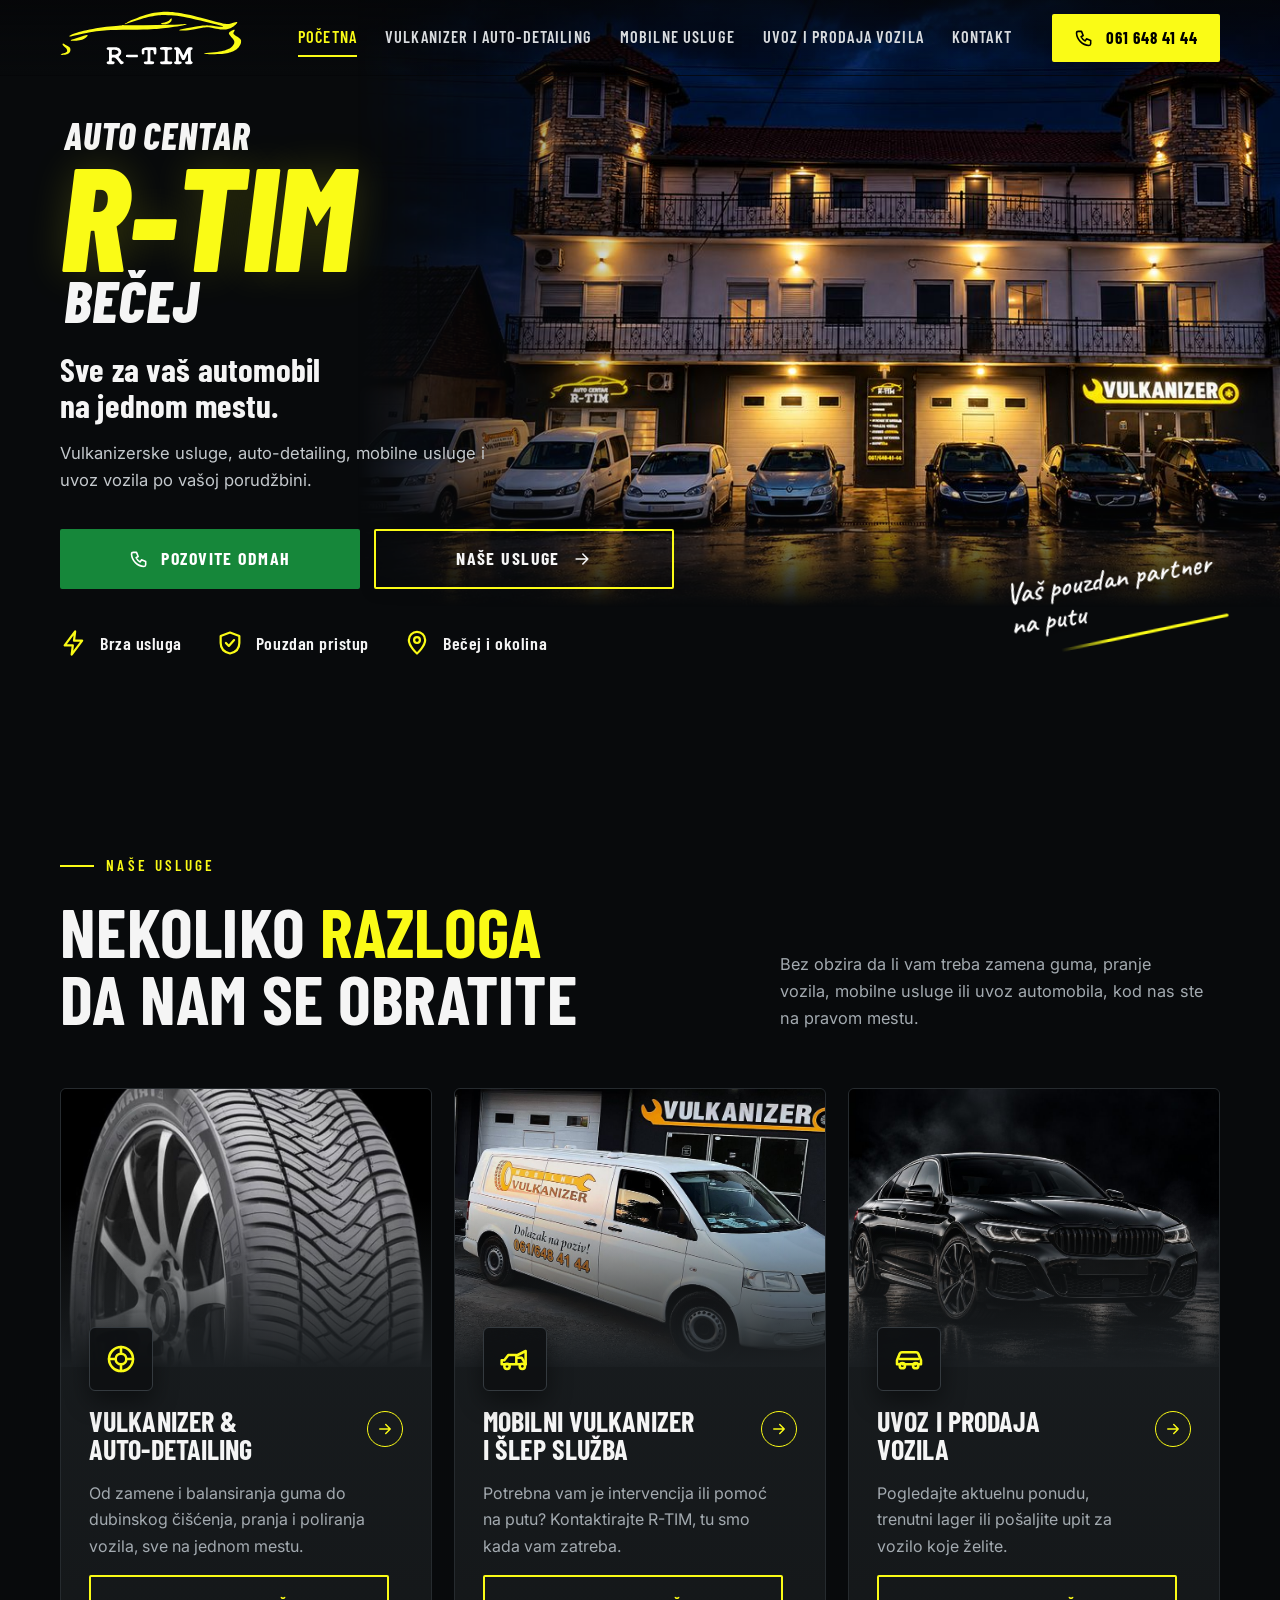
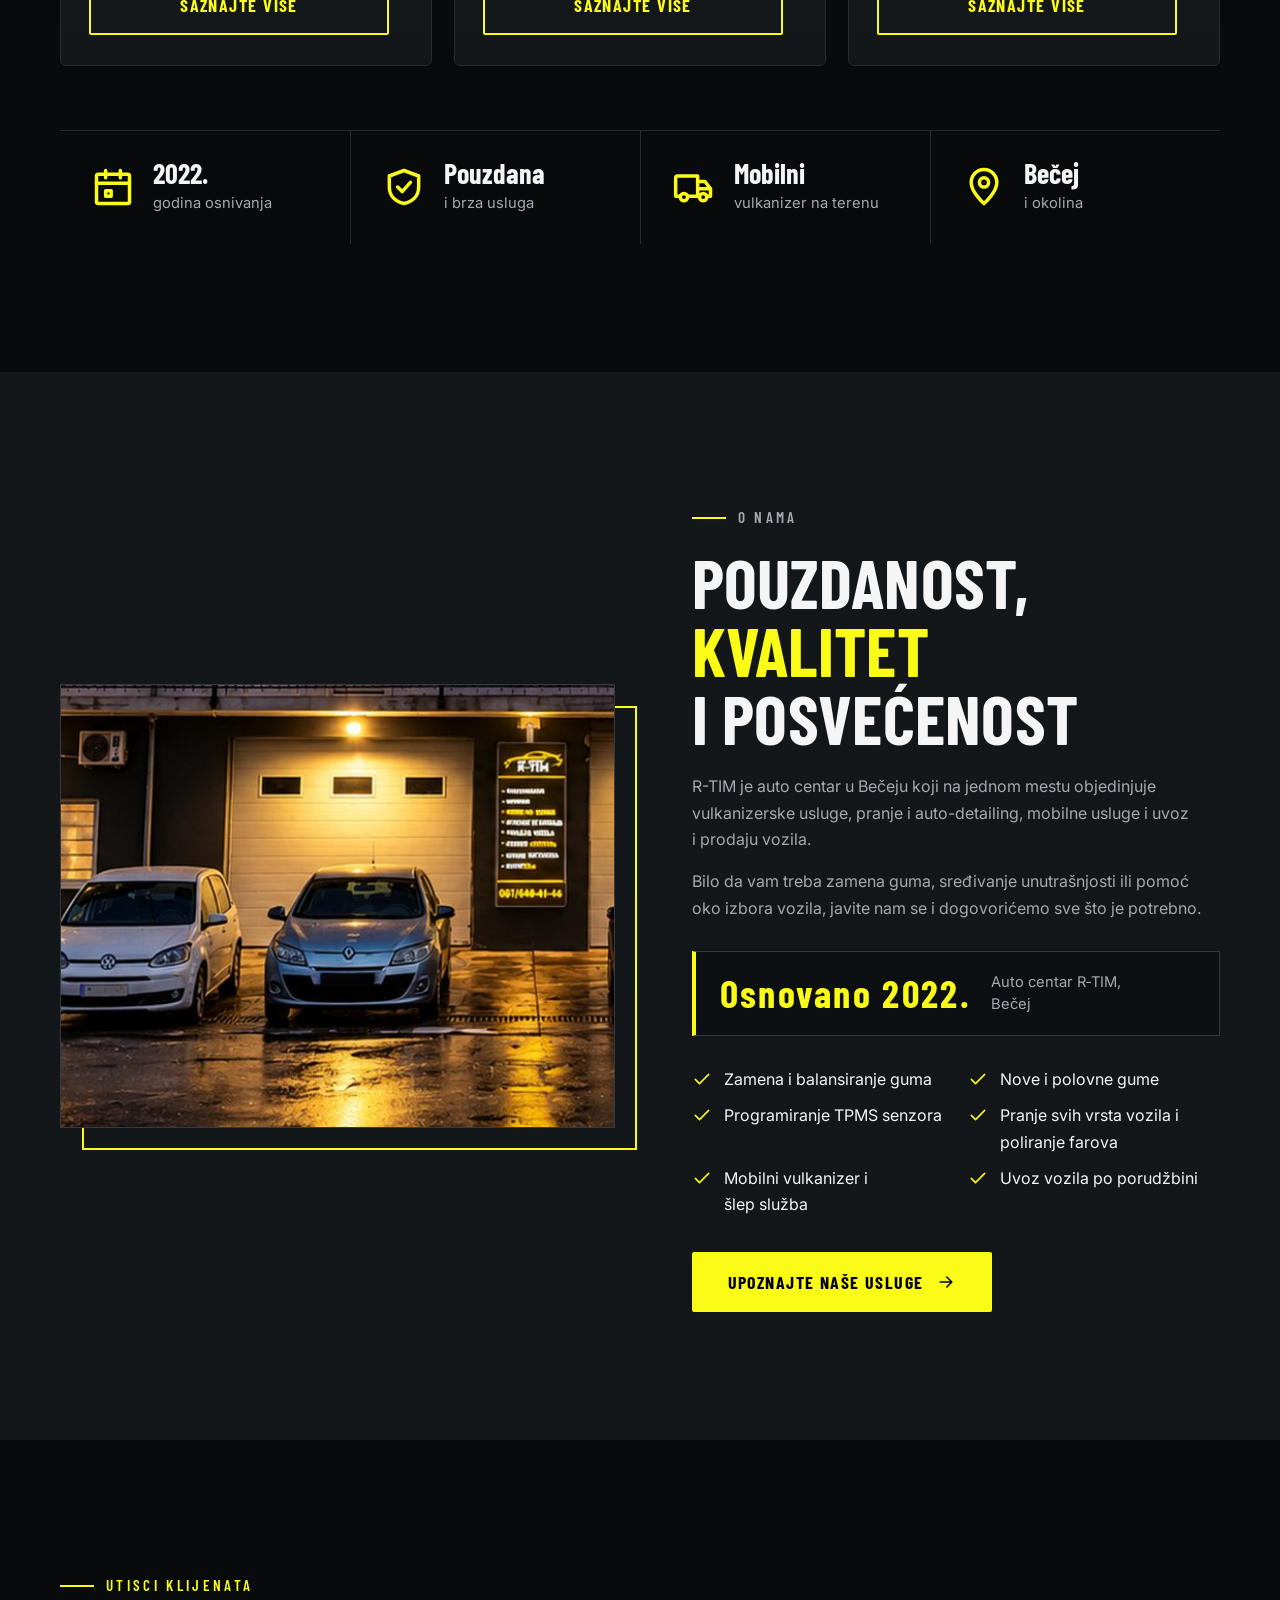
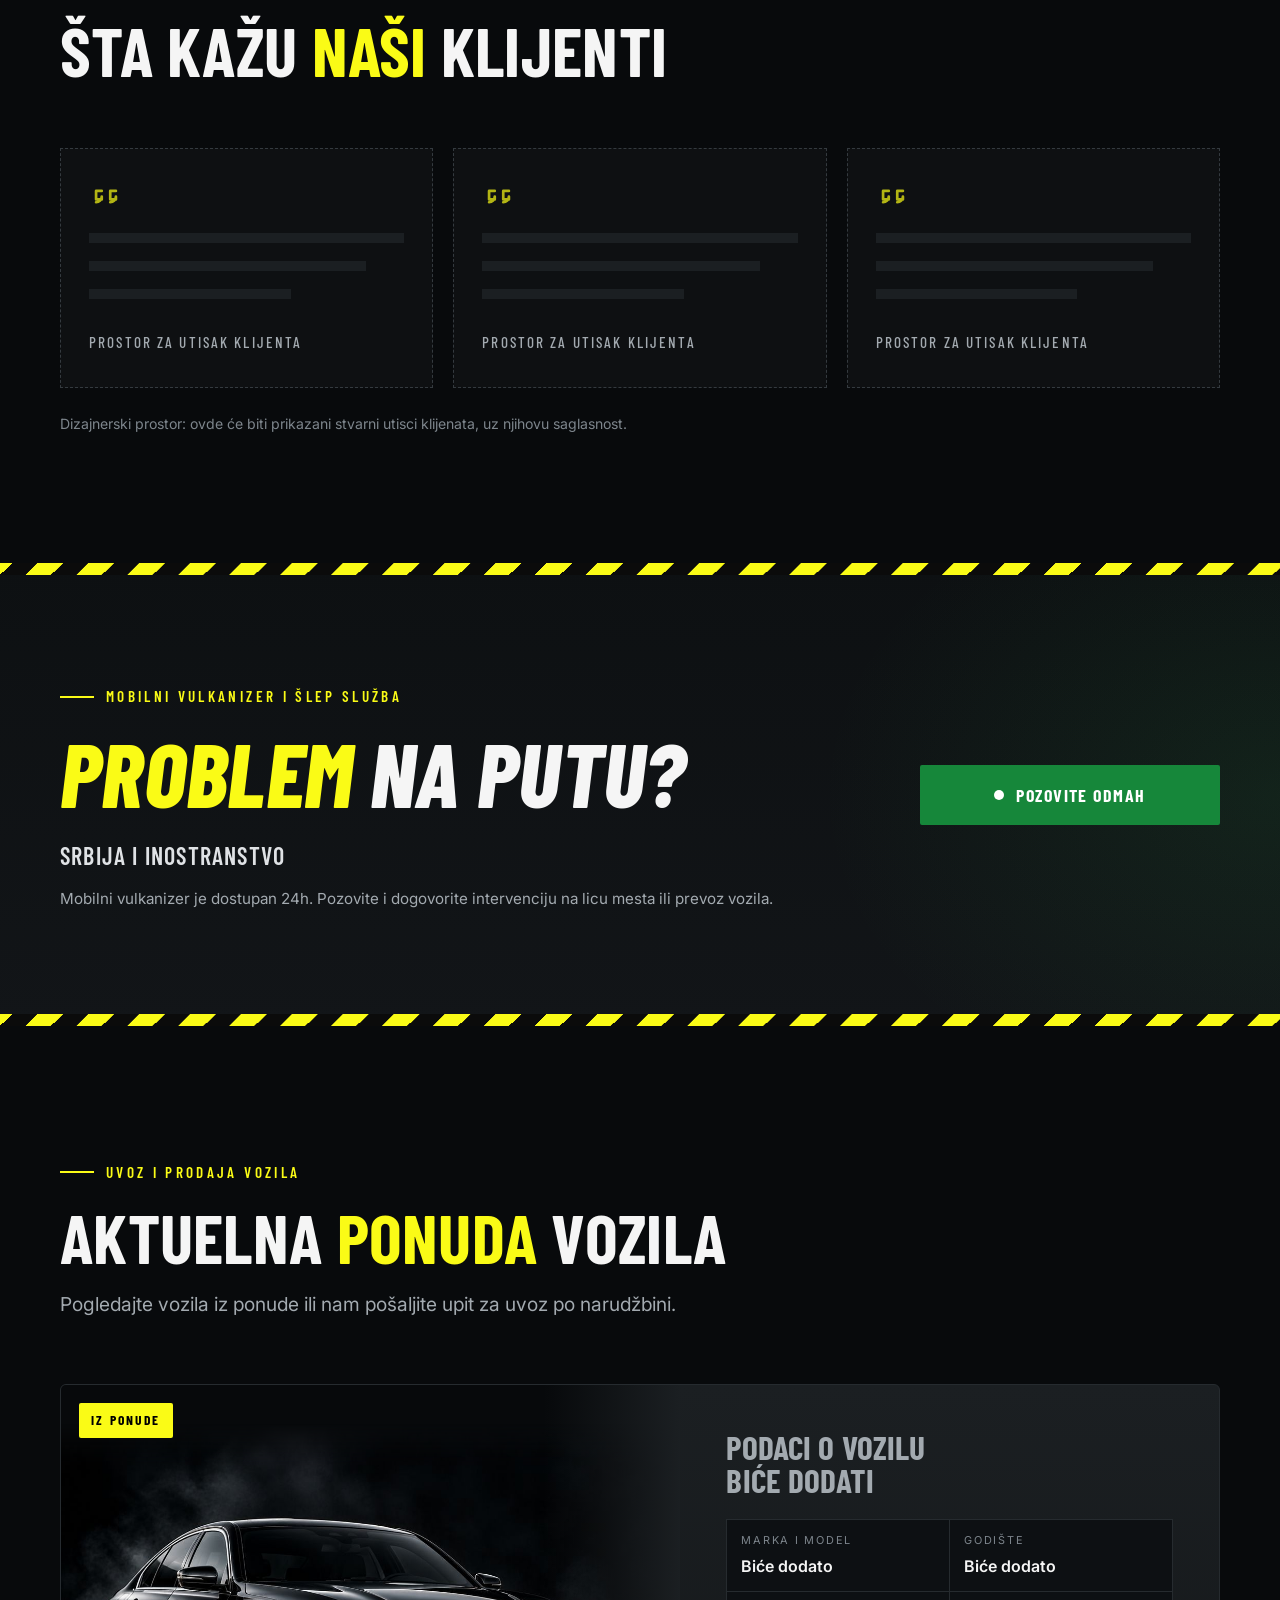
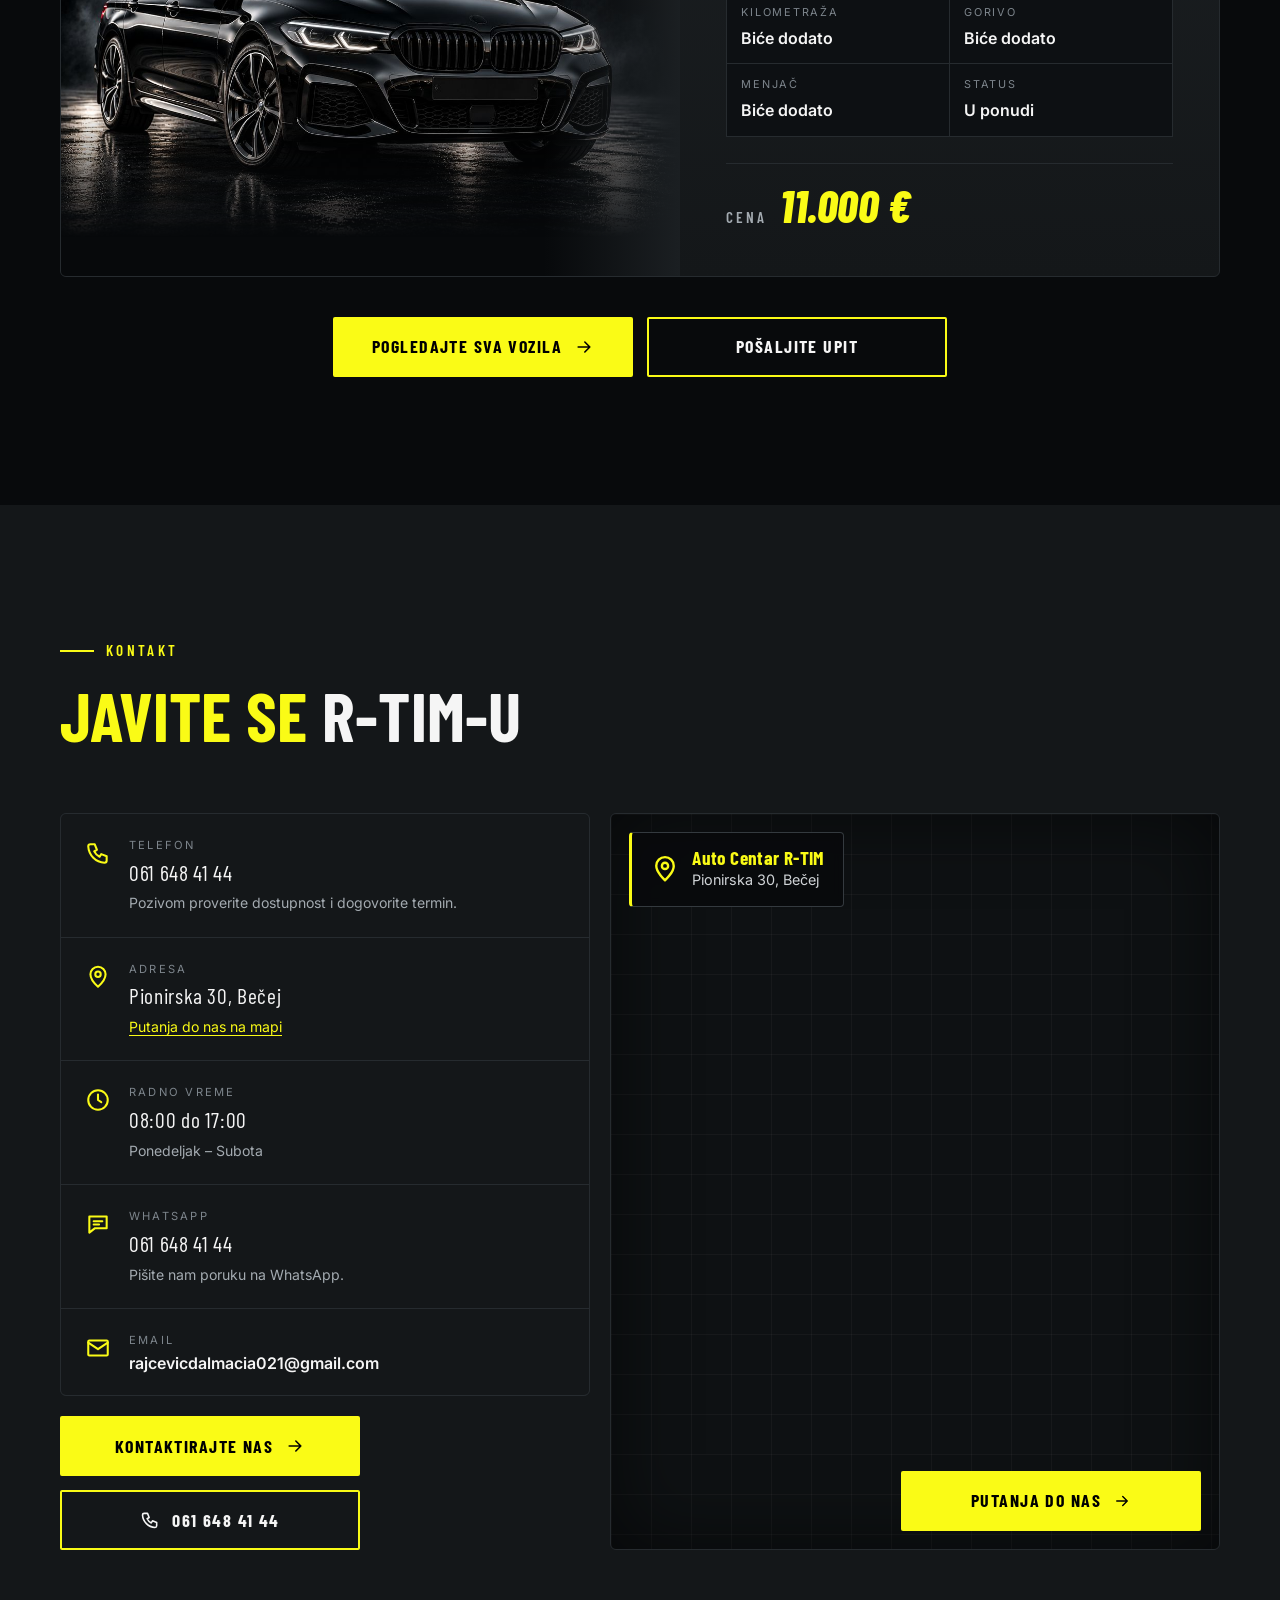
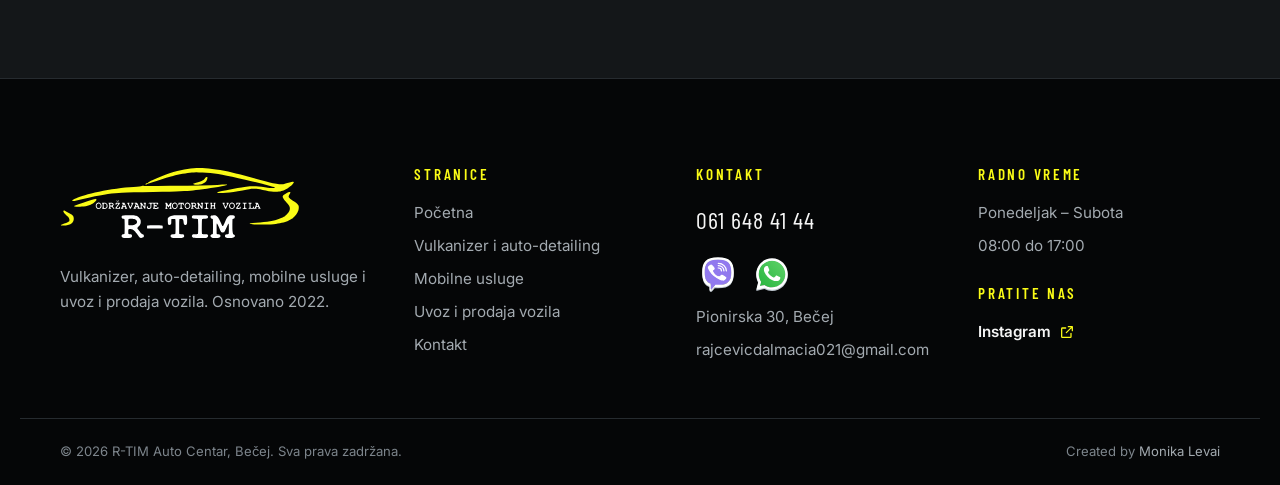
<file: index.html>
<!doctype html>
<html lang="sr-Latn" class="no-js">
<head>
<meta charset="utf-8">
<meta name="viewport" content="width=device-width, initial-scale=1">
<title>R-TIM Bečej | vulkanizer, auto-detailing, mobilni vulkanizer, šlep služba i uvoz vozila</title>
<meta name="description" content="Auto centar R-TIM u Bečeju: zamena i balansiranje guma, TPMS, pranje i auto-detailing, mobilni vulkanizer 24h i šlep služba u Srbiji i inostranstvu i uvoz vozila po porudžbini. Tel. 061 648 41 44.">
<meta name="theme-color" content="#080A0C">
<meta property="og:type" content="website">
<meta property="og:locale" content="sr_RS">
<meta property="og:title" content="R-TIM Bečej | vulkanizer, auto-detailing, mobilni vulkanizer, šlep služba i uvoz vozila">
<meta property="og:description" content="Auto centar R-TIM u Bečeju: zamena i balansiranje guma, TPMS, pranje i auto-detailing, mobilni vulkanizer 24h i šlep služba u Srbiji i inostranstvu i uvoz vozila po porudžbini. Tel. 061 648 41 44.">
<meta property="og:image" content="rtim-hero-1800.jpg">
<link rel="icon" href="data:image/svg+xml,%3Csvg xmlns='http://www.w3.org/2000/svg' viewBox='0 0 32 32'%3E%3Cpath d='M0 0h32v23l-9 9H0z' fill='%23FAFB16'/%3E%3Ctext x='16' y='23' text-anchor='middle' font-family='Arial' font-weight='700' font-size='19'%3ER%3C/text%3E%3C/svg%3E">
<link rel="preconnect" href="https://fonts.googleapis.com">
<link rel="preconnect" href="https://fonts.gstatic.com" crossorigin>
<link href="https://fonts.googleapis.com/css2?family=Inter:wght@400;500;600;700&amp;family=Barlow+Condensed:ital,wght@0,500;0,600;0,700;0,800;1,700;1,800&amp;family=Caveat:wght@600&amp;display=swap&amp;subset=latin-ext" rel="stylesheet">
<link rel="stylesheet" href="style.css">
<script type="application/ld+json">
{"@context":"https://schema.org","@type":"AutoRepair","name":"Auto Centar R-TIM","image":"rtim-hero-1800.jpg",
"telephone":"+381616484144","contactPoint":{"@type":"ContactPoint","telephone":"+381616484144","contactType":"customer service","availableLanguage":"sr"},"email":"rajcevicdalmacia021@gmail.com","foundingDate":"2022",
"address":{"@type":"PostalAddress","streetAddress":"Pionirska 30","postalCode":"21220","addressLocality":"Bečej","addressCountry":"RS"},
"openingHoursSpecification":[{"@type":"OpeningHoursSpecification","dayOfWeek":["Monday","Tuesday","Wednesday","Thursday","Friday","Saturday"],"opens":"08:00","closes":"17:00"}],
"areaServed":["Srbija","inostranstvo"],"sameAs":["https://www.instagram.com/auto_centar_r_tim/"]}
</script>
<link rel="stylesheet" href="intro.css">
<!-- INTRO: odluka pre prvog iscrtavanja (jednom po sesiji; ?intro=1 za test; bez introa uz prefers-reduced-motion) -->
<script>
(function(){try{var d=document.documentElement,f=/[?&]intro=1/.test(location.search),s=sessionStorage.getItem("rtimIntroSeen"),r=window.matchMedia&&matchMedia("(prefers-reduced-motion: reduce)").matches;if(!r&&(f||!s)){d.classList.add("intro-on","intro-lock");["bg","rim","rim-blur","rim-blur2","rim-original","caliper"].forEach(function(n){var l=document.createElement("link");l.rel="preload";l.as="image";l.href=""+n+".webp";document.head.appendChild(l);});}}catch(e){}})();
</script>
</head>
<body class="draft has-hero">
<!-- INTRO overlay: dekorativan; sadržaj stranice ispod je odmah u DOM-u -->
<div class="intro" id="intro">
  <div class="intro-stage" aria-hidden="true">
    <img class="intro-bg" data-src="bg.webp" alt="" width="1672" height="941" decoding="async">
    <div class="intro-wheel">
      <img class="intro-rim intro-rim--sharp" data-src="rim.webp" alt="" width="500" height="500" decoding="async">
      <img class="intro-rim intro-rim--blur" data-src="rim-blur.webp" alt="" width="500" height="500" decoding="async" style="opacity:0">
      <img class="intro-rim intro-rim--blur2" data-src="rim-blur2.webp" alt="" width="500" height="500" decoding="async" style="opacity:0">
      <img class="intro-rim intro-rim--orig" data-src="rim-original.webp" alt="" width="500" height="500" decoding="async">
      <img class="intro-caliper" data-src="caliper.webp" alt="" width="500" height="500" decoding="async">
    </div>
    <canvas class="intro-fx"></canvas>
  </div>
  <div class="intro-flash" aria-hidden="true"></div>
  <button class="intro-skip" type="button" aria-label="Preskoči uvodnu animaciju">Preskoči</button>
</div>

<a class="skip-link" href="#sadrzaj">Preskoči na sadržaj</a>
<header class="site-header">
  <div class="wrap header-inner">
    <a class="logo" href="index.html" aria-label="R-TIM Auto Centar Bečej, početna">
      <img src="rtim-logo-compact.svg" alt="R-TIM" width="542" height="161">
    </a>
    <button class="nav-toggle" type="button" aria-expanded="false" aria-controls="main-nav" aria-label="Otvori meni"><span></span></button>
    <nav class="main-nav" id="main-nav" aria-label="Glavna navigacija">
      <ul>
        <li><a href="index.html" aria-current="page">Početna</a></li>
        <li><a href="vulkanizer-perionica.html">Vulkanizer i auto-detailing</a></li>
        <li><a href="mobilni-vulkanizer.html">Mobilne usluge</a></li>
        <li><a href="uvoz-prodaja-vozila.html">Uvoz i prodaja vozila</a></li>
        <li><a href="kontakt.html">Kontakt</a></li>
      </ul>
      <div class="nav-extra">
        <a class="btn" href="tel:+381616484144"><svg viewBox="0 0 24 24" fill="none" stroke="currentColor" stroke-width="1.9" stroke-linecap="round" stroke-linejoin="round" aria-hidden="true" focusable="false"><path d="M5 4h4l2 5-2.5 1.5a11 11 0 0 0 5 5L15 13l5 2v4a2 2 0 0 1-2 2A16 16 0 0 1 3 6a2 2 0 0 1 2-2"/></svg><span>Pozovite 061 648 41 44</span></a>
        <a class="btn btn--call" href="tel:+381616484144"><span class="ring" aria-hidden="true"></span><span>Pomoć na putu</span></a>
        <p>Pon. – Sub. 08:00 do 17:00 · Pionirska 30, Bečej</p>
      </div>
    </nav>
    <a class="btn header-call" href="tel:+381616484144" aria-label="Pozovite R-TIM na 061 648 41 44"><svg viewBox="0 0 24 24" fill="none" stroke="currentColor" stroke-width="1.9" stroke-linecap="round" stroke-linejoin="round" aria-hidden="true" focusable="false"><path d="M5 4h4l2 5-2.5 1.5a11 11 0 0 0 5 5L15 13l5 2v4a2 2 0 0 1-2 2A16 16 0 0 1 3 6a2 2 0 0 1 2-2"/></svg><span class="num">061 648 41 44</span></a>
  </div>
</header>
<main id="sadrzaj">

<section class="hero" aria-labelledby="hero-title">
  <div class="hero-media">
    <img src="rtim-hero-1800.jpg" srcset="rtim-hero-1000.jpg 1000w, rtim-hero-1800.jpg 1800w" sizes="(max-width: 900px) 100vw, 66vw" alt="Objekat auto centra R-TIM u Bečeju noću: R-TIM i vulkanizer, parkirana vozila ispred" width="1800" height="1186" fetchpriority="high" decoding="async">
  </div>
  <div class="wrap hero-content">
    <h1 id="hero-title" class="hero-title">
      <span class="ht-top">Auto centar</span>
      <span class="ht-brand">R-TIM</span>
      <span class="ht-city">Bečej</span>
    </h1>
    <p class="hero-sub"><span>Sve za vaš automobil</span> <span>na jednom mestu.</span></p>
    <p class="hero-desc">Vulkanizerske usluge, auto-detailing, mobilne usluge i uvoz vozila po vašoj porudžbini.</p>
    <div class="btn-row">
      <a class="btn btn--call" href="tel:+381616484144"><svg viewBox="0 0 24 24" fill="none" stroke="currentColor" stroke-width="1.9" stroke-linecap="round" stroke-linejoin="round" aria-hidden="true" focusable="false"><path d="M5 4h4l2 5-2.5 1.5a11 11 0 0 0 5 5L15 13l5 2v4a2 2 0 0 1-2 2A16 16 0 0 1 3 6a2 2 0 0 1 2-2"/></svg><span>Pozovite odmah</span></a>
      <a class="btn btn--ghost" href="#usluge"><span>Naše usluge</span><svg viewBox="0 0 24 24" fill="none" stroke="currentColor" stroke-width="1.9" stroke-linecap="round" stroke-linejoin="round" aria-hidden="true" focusable="false"><path d="M5 12h14M13 6l6 6-6 6"/></svg></a>
    </div>
    <ul class="hero-trust" aria-label="Zašto R-TIM">
      <li><svg viewBox="0 0 24 24" fill="none" stroke="currentColor" stroke-width="1.9" stroke-linecap="round" stroke-linejoin="round" aria-hidden="true" focusable="false"><path d="M13 2L4 14h7l-1 8 9-12h-7l1-8z"/></svg><span>Brza usluga</span></li>
      <li><svg viewBox="0 0 24 24" fill="none" stroke="currentColor" stroke-width="1.9" stroke-linecap="round" stroke-linejoin="round" aria-hidden="true" focusable="false"><path d="M12 3l8 3v6c0 5-3.5 8-8 9-4.5-1-8-4-8-9V6l8-3z"/><path d="M8.5 12l2.5 2.5 4.5-5"/></svg><span>Pouzdan pristup</span></li>
      <li><svg viewBox="0 0 24 24" fill="none" stroke="currentColor" stroke-width="1.9" stroke-linecap="round" stroke-linejoin="round" aria-hidden="true" focusable="false"><path d="M12 21s-7-6.2-7-11.5A7 7 0 0 1 19 9.5C19 14.8 12 21 12 21z"/><circle cx="12" cy="9.5" r="2.5"/></svg><span>Bečej i okolina</span></li>
    </ul>
  </div>
  <p class="hero-script" aria-hidden="true">Vaš pouzdan partner<br>na putu</p>
</section>

<section class="section services" id="usluge" aria-labelledby="usluge-title">
  <div class="wrap">
    <div class="svc-head reveal">
      <div>
        <p class="eyebrow">Naše usluge</p>
        <h2 id="usluge-title" class="h-lg">Nekoliko <span class="accent">razloga</span><br>da nam se obratite</h2>
      </div>
      <p class="svc-intro">Bez obzira da li vam treba zamena guma, pranje vozila, mobilne usluge ili uvoz automobila, kod nas ste na pravom mestu.</p>
    </div>
    <div class="svc-grid">
      <article class="svc-card reveal">
        <div class="media"><img src="usluga-gume.jpg" alt="Guma sa alu felnom" loading="lazy" width="789" height="592"></div>
        <div class="body">
          <span class="svc-ico"><svg viewBox="0 0 24 24" fill="none" stroke="currentColor" stroke-width="1.9" stroke-linecap="round" stroke-linejoin="round" aria-hidden="true" focusable="false"><circle cx="12" cy="12" r="9"/><circle cx="12" cy="12" r="4"/><path d="M12 3v5M12 16v5M3 12h5M16 12h5"/></svg></span>
          <div class="svc-title"><h3>Vulkanizer &amp;<br>auto-detailing</h3><span class="svc-arrow" aria-hidden="true"><svg viewBox="0 0 24 24" fill="none" stroke="currentColor" stroke-width="1.9" stroke-linecap="round" stroke-linejoin="round" aria-hidden="true" focusable="false"><path d="M5 12h14M13 6l6 6-6 6"/></svg></span></div>
          <p>Od zamene i balansiranja guma do dubinskog čišćenja, pranja i poliranja vozila, sve na jednom mestu.</p>
          <a class="btn btn--outline stretched" href="vulkanizer-perionica.html">Saznajte više<span class="sr-only"> o vulkanizeru i auto-detailingu</span></a>
        </div>
      </article>
      <article class="svc-card reveal">
        <div class="media"><img src="usluga-mobilni.jpg" alt="Vozilo R-TIM mobilnog vulkanizera ispred objekta" loading="lazy" width="900" height="675"></div>
        <div class="body">
          <span class="svc-ico"><svg viewBox="0 0 24 24" fill="none" stroke="currentColor" stroke-width="1.9" stroke-linecap="round" stroke-linejoin="round" aria-hidden="true" focusable="false"><path d="M2 16h11V9H7l-3 4H2v3zM13 16h3M13 11h4l3 5"/><circle cx="6" cy="17.5" r="2"/><circle cx="17.5" cy="17.5" r="2"/><path d="M20 16V6l-6 3"/></svg></span>
          <div class="svc-title"><h3>Mobilni vulkanizer<br>i šlep služba</h3><span class="svc-arrow" aria-hidden="true"><svg viewBox="0 0 24 24" fill="none" stroke="currentColor" stroke-width="1.9" stroke-linecap="round" stroke-linejoin="round" aria-hidden="true" focusable="false"><path d="M5 12h14M13 6l6 6-6 6"/></svg></span></div>
          <p>Potrebna vam je intervencija ili pomoć na putu? Kontaktirajte R-TIM, tu smo kada vam zatreba.</p>
          <a class="btn btn--outline stretched" href="mobilni-vulkanizer.html">Saznajte više<span class="sr-only"> o mobilnom vulkanizeru i šlep službi</span></a>
        </div>
      </article>
      <article class="svc-card reveal">
        <div class="media"><img src="usluga-uvoz.jpg" alt="Crni automobil na mokrom asfaltu u tamnom studiju" loading="lazy" width="900" height="675"></div>
        <div class="body">
          <span class="svc-ico"><svg viewBox="0 0 24 24" fill="none" stroke="currentColor" stroke-width="1.9" stroke-linecap="round" stroke-linejoin="round" aria-hidden="true" focusable="false"><path d="M3 16v-3l2-5a2 2 0 0 1 2-1h10a2 2 0 0 1 2 1l2 5v3h-2M5 16H3M7 16h10"/><circle cx="7" cy="17" r="2"/><circle cx="17" cy="17" r="2"/><path d="M5 12h14"/></svg></span>
          <div class="svc-title"><h3>Uvoz i prodaja<br>vozila</h3><span class="svc-arrow" aria-hidden="true"><svg viewBox="0 0 24 24" fill="none" stroke="currentColor" stroke-width="1.9" stroke-linecap="round" stroke-linejoin="round" aria-hidden="true" focusable="false"><path d="M5 12h14M13 6l6 6-6 6"/></svg></span></div>
          <p><span class="br-lg">Pogledajte aktuelnu ponudu,</span> trenutni lager ili pošaljite upit za vozilo koje želite.</p>
          <a class="btn btn--outline stretched" href="uvoz-prodaja-vozila.html">Saznajte više<span class="sr-only"> o uvozu i prodaji vozila</span></a>
        </div>
      </article>
    </div>
    <ul class="facts reveal" aria-label="R-TIM ukratko">
      <li><svg viewBox="0 0 24 24" fill="none" stroke="currentColor" stroke-width="1.9" stroke-linecap="round" stroke-linejoin="round" aria-hidden="true" focusable="false"><rect x="3" y="5" width="18" height="16" rx="1"/><path d="M3 10h18M8 3v4M16 3v4M8 14h3v3H8z"/></svg><div><strong>2022.</strong><span>godina osnivanja</span></div></li>
      <li><svg viewBox="0 0 24 24" fill="none" stroke="currentColor" stroke-width="1.9" stroke-linecap="round" stroke-linejoin="round" aria-hidden="true" focusable="false"><path d="M12 3l8 3v6c0 5-3.5 8-8 9-4.5-1-8-4-8-9V6l8-3z"/><path d="M8.5 12l2.5 2.5 4.5-5"/></svg><div><strong>Pouzdana</strong><span>i brza usluga</span></div></li>
      <li><svg viewBox="0 0 24 24" fill="none" stroke="currentColor" stroke-width="1.9" stroke-linecap="round" stroke-linejoin="round" aria-hidden="true" focusable="false"><path d="M2 17V7a1 1 0 0 1 1-1h11v11M14 9h4l3 4v4h-2M2 17h2M9 17h6"/><circle cx="6.5" cy="17.5" r="2"/><circle cx="17" cy="17.5" r="2"/><path d="M14 13h7"/></svg><div><strong>Mobilni</strong><span>vulkanizer na terenu</span></div></li>
      <li><svg viewBox="0 0 24 24" fill="none" stroke="currentColor" stroke-width="1.9" stroke-linecap="round" stroke-linejoin="round" aria-hidden="true" focusable="false"><path d="M12 21s-7-6.2-7-11.5A7 7 0 0 1 19 9.5C19 14.8 12 21 12 21z"/><circle cx="12" cy="9.5" r="2.5"/></svg><div><strong>Bečej</strong><span>i okolina</span></div></li>
    </ul>
  </div>
</section>

<section class="section section--graphite" aria-labelledby="onama-title">
  <div class="wrap split">
    <div class="split-media reveal">
      <div class="frame"><img src="rtim-ulaz.jpg" alt="Ulaz u auto centar R-TIM sa osvetljenim logotipom i garažnim vratima" loading="lazy" width="1000" height="428"></div>
    </div>
    <div class="split-text reveal">
      <p class="eyebrow">O nama</p>
      <h2 id="onama-title" class="h-lg">Pouzdanost, <span class="accent">kvalitet</span> i posvećenost</h2>
      <p>R-TIM je auto centar u Bečeju koji na jednom mestu objedinjuje vulkanizerske usluge, pranje i auto-detailing, mobilne usluge i uvoz i prodaju vozila.</p>
      <p>Bilo da vam treba zamena guma, sređivanje unutrašnjosti ili pomoć oko izbora vozila, javite nam se i dogovorićemo sve što je potrebno.</p>
      <div class="founded"><strong class="accent">Osnovano 2022.</strong><span>Auto centar R&#8209;TIM,<br>Bečej</span></div>
      <ul class="check-list check-list--2">
        <li><svg viewBox="0 0 24 24" fill="none" stroke="currentColor" stroke-width="1.9" stroke-linecap="round" stroke-linejoin="round" aria-hidden="true" focusable="false"><path d="M4 12.5l5 5L20 6.5"/></svg><span>Zamena i balansiranje guma</span></li>
        <li><svg viewBox="0 0 24 24" fill="none" stroke="currentColor" stroke-width="1.9" stroke-linecap="round" stroke-linejoin="round" aria-hidden="true" focusable="false"><path d="M4 12.5l5 5L20 6.5"/></svg><span>Nove i polovne gume</span></li>
        <li><svg viewBox="0 0 24 24" fill="none" stroke="currentColor" stroke-width="1.9" stroke-linecap="round" stroke-linejoin="round" aria-hidden="true" focusable="false"><path d="M4 12.5l5 5L20 6.5"/></svg><span>Programiranje TPMS senzora</span></li>
        <li><svg viewBox="0 0 24 24" fill="none" stroke="currentColor" stroke-width="1.9" stroke-linecap="round" stroke-linejoin="round" aria-hidden="true" focusable="false"><path d="M4 12.5l5 5L20 6.5"/></svg><span>Pranje svih vrsta vozila i poliranje farova</span></li>
        <li><svg viewBox="0 0 24 24" fill="none" stroke="currentColor" stroke-width="1.9" stroke-linecap="round" stroke-linejoin="round" aria-hidden="true" focusable="false"><path d="M4 12.5l5 5L20 6.5"/></svg><span>Mobilni vulkanizer i šlep služba</span></li>
        <li><svg viewBox="0 0 24 24" fill="none" stroke="currentColor" stroke-width="1.9" stroke-linecap="round" stroke-linejoin="round" aria-hidden="true" focusable="false"><path d="M4 12.5l5 5L20 6.5"/></svg><span>Uvoz vozila po porudžbini</span></li>
      </ul>
      <a class="btn" href="vulkanizer-perionica.html">Upoznajte naše usluge <svg viewBox="0 0 24 24" fill="none" stroke="currentColor" stroke-width="1.9" stroke-linecap="round" stroke-linejoin="round" aria-hidden="true" focusable="false"><path d="M5 12h14M13 6l6 6-6 6"/></svg></a>
    </div>
  </div>
</section>

<!-- UTISCI KLIJENATA — placeholder. Sakrivanje: RTIM_CONFIG.prikaziUtiske = false u js/main.js
     (ili obrišite ovu sekciju). Ne prikazivati izmišljene utiske. -->
<section class="section" data-section="utisci" aria-labelledby="utisci-title">
  <div class="wrap">
    <div class="sec-head reveal">
      <p class="eyebrow">Utisci klijenata</p>
      <h2 id="utisci-title" class="h-lg">Šta kažu <span class="accent">naši</span> klijenti</h2>
    </div>
    <div class="testi-grid">
      <div class="testi reveal"><svg viewBox="0 0 24 24" fill="none" stroke="currentColor" stroke-width="1.9" stroke-linecap="round" stroke-linejoin="round" aria-hidden="true" focusable="false"><path d="M9 7H5v6h4v-2a4 4 0 0 1-4 4M19 7h-4v6h4v-2a4 4 0 0 1-4 4"/></svg><span class="ph-line"></span><span class="ph-line"></span><span class="ph-line"></span><strong>Prostor za utisak klijenta</strong></div>
      <div class="testi reveal"><svg viewBox="0 0 24 24" fill="none" stroke="currentColor" stroke-width="1.9" stroke-linecap="round" stroke-linejoin="round" aria-hidden="true" focusable="false"><path d="M9 7H5v6h4v-2a4 4 0 0 1-4 4M19 7h-4v6h4v-2a4 4 0 0 1-4 4"/></svg><span class="ph-line"></span><span class="ph-line"></span><span class="ph-line"></span><strong>Prostor za utisak klijenta</strong></div>
      <div class="testi reveal"><svg viewBox="0 0 24 24" fill="none" stroke="currentColor" stroke-width="1.9" stroke-linecap="round" stroke-linejoin="round" aria-hidden="true" focusable="false"><path d="M9 7H5v6h4v-2a4 4 0 0 1-4 4M19 7h-4v6h4v-2a4 4 0 0 1-4 4"/></svg><span class="ph-line"></span><span class="ph-line"></span><span class="ph-line"></span><strong>Prostor za utisak klijenta</strong></div>
    </div>
    <p class="section-note">Dizajnerski prostor: ovde će biti prikazani stvarni utisci klijenata, uz njihovu saglasnost.</p>
  </div>
</section>

<section class="banner" aria-labelledby="road-banner-title">
  <span class="hazard hazard--top" aria-hidden="true"></span>
  <div class="wrap banner-inner reveal">
    <div class="banner-text">
      <p class="eyebrow">Mobilni vulkanizer i šlep služba</p>
      <h2 id="road-banner-title"><span class="accent">Problem</span> na&nbsp;putu?</h2>
      <p class="banner-lead">Srbija i inostranstvo</p>
      <p class="small-note">Mobilni vulkanizer je dostupan 24h. Pozovite i dogovorite intervenciju na licu mesta ili prevoz vozila.</p>
    </div>
    <div class="banner-cta">
      <a class="btn btn--call" href="tel:+381616484144"><span class="ring" aria-hidden="true"></span><span>Pozovite odmah</span></a>
    </div>
  </div>
  <span class="hazard hazard--bottom" aria-hidden="true"></span>
</section>

<section class="section" aria-labelledby="vozila-title">
  <div class="wrap">
    <div class="sec-head sec-head--row reveal">
      <div>
        <p class="eyebrow">Uvoz i prodaja vozila</p>
        <h2 id="vozila-title" class="h-lg">Aktuelna <span class="accent">ponuda</span> vozila</h2>
        <p class="lead">Pogledajte vozila iz ponude ili nam pošaljite upit za uvoz po narudžbini.</p>
      </div>
    </div>
    <!-- ISTAKNUTO VOZILO: zameniti sliku i podatke stvarnim vozilom iz ponude -->
    <article class="featured-car reveal">
      <div class="fc-media">
        <img src="vozilo-istaknuto.jpg" alt="Crni sedan iz ponude R-TIM" loading="lazy" width="1200" height="800">
        <span class="fc-badge">Iz ponude</span>
      </div>
      <div class="fc-body">
        <h3 class="fc-title">Podaci o vozilu<br>biće dodati</h3>
        <dl class="fc-specs">
          <div><dt>Marka i model</dt><dd>Biće dodato</dd></div>
          <div><dt>Godište</dt><dd>Biće dodato</dd></div>
          <div><dt>Kilometraža</dt><dd>Biće dodato</dd></div>
          <div><dt>Gorivo</dt><dd>Biće dodato</dd></div>
          <div><dt>Menjač</dt><dd>Biće dodato</dd></div>
          <div><dt>Status</dt><dd>U ponudi</dd></div>
        </dl>
        <!-- CENA: primer; upisati stvarnu cenu vozila -->
        <p class="fc-price"><span>Cena</span> <strong>11.000&nbsp;€</strong></p>
      </div>
    </article>
    <div class="fc-actions reveal">
      <a class="btn" href="uvoz-prodaja-vozila.html#ponuda">Pogledajte sva vozila <svg viewBox="0 0 24 24" fill="none" stroke="currentColor" stroke-width="1.9" stroke-linecap="round" stroke-linejoin="round" aria-hidden="true" focusable="false"><path d="M5 12h14M13 6l6 6-6 6"/></svg></a>
      <a class="btn btn--ghost" href="uvoz-prodaja-vozila.html#upit">Pošaljite upit</a>
    </div>
  </div>
</section>

<section class="section section--graphite" aria-labelledby="kontakt-title">
  <div class="wrap">
    <div class="sec-head reveal">
      <p class="eyebrow">Kontakt</p>
      <h2 id="kontakt-title" class="h-lg"><span class="accent">Javite se</span> R-TIM-u</h2>
    </div>
    <div class="contact-grid">
      <div class="reveal">
        <ul class="info-list">
      <li class="info-item"><svg viewBox="0 0 24 24" fill="none" stroke="currentColor" stroke-width="1.9" stroke-linecap="round" stroke-linejoin="round" aria-hidden="true" focusable="false"><path d="M5 4h4l2 5-2.5 1.5a11 11 0 0 0 5 5L15 13l5 2v4a2 2 0 0 1-2 2A16 16 0 0 1 3 6a2 2 0 0 1 2-2"/></svg><div><small>Telefon</small><a class="val" href="tel:+381616484144">061 648 41 44</a><span class="note">Pozivom proverite dostupnost i dogovorite termin.</span></div></li>
      <li class="info-item"><svg viewBox="0 0 24 24" fill="none" stroke="currentColor" stroke-width="1.9" stroke-linecap="round" stroke-linejoin="round" aria-hidden="true" focusable="false"><path d="M12 21s-7-6.2-7-11.5A7 7 0 0 1 19 9.5C19 14.8 12 21 12 21z"/><circle cx="12" cy="9.5" r="2.5"/></svg><div><small>Adresa</small><span class="val">Pionirska 30, Bečej</span><a class="note map-inline" href="https://www.google.com/maps/dir/?api=1&destination=Pionirska%2030%2C%2021220%20Be%C4%8Dej%2C%20Srbija" target="_blank" rel="noopener">Putanja do nas na mapi</a></div></li>
      <li class="info-item"><svg viewBox="0 0 24 24" fill="none" stroke="currentColor" stroke-width="1.9" stroke-linecap="round" stroke-linejoin="round" aria-hidden="true" focusable="false"><circle cx="12" cy="12" r="9"/><path d="M12 7v5l3 2"/></svg><div><small>Radno vreme</small><span class="val">08:00 do 17:00</span><span class="note">Ponedeljak – Subota</span></div></li>
      <li class="info-item"><svg viewBox="0 0 24 24" fill="none" stroke="currentColor" stroke-width="1.9" stroke-linecap="round" stroke-linejoin="round" aria-hidden="true" focusable="false"><path d="M4 5h16v11H9l-5 4V5z"/><path d="M8 9.5h8M8 12.5h5"/></svg><div><small>WhatsApp</small><a class="val" href="https://wa.me/381616484144" target="_blank" rel="noopener">061 648 41 44</a><span class="note">Pišite nam poruku na WhatsApp.</span></div></li>
      <li class="info-item"><svg viewBox="0 0 24 24" fill="none" stroke="currentColor" stroke-width="1.9" stroke-linecap="round" stroke-linejoin="round" aria-hidden="true" focusable="false"><rect x="3" y="5" width="18" height="14" rx="1"/><path d="M3 7l9 6 9-6"/></svg><div><small>Email</small><a class="val val--email" href="mailto:rajcevicdalmacia021@gmail.com">rajcevicdalmacia021@gmail.com</a></div></li>
    </ul>
        <div class="btn-row" style="margin-top:20px">
          <a class="btn" href="kontakt.html">Kontaktirajte nas <svg viewBox="0 0 24 24" fill="none" stroke="currentColor" stroke-width="1.9" stroke-linecap="round" stroke-linejoin="round" aria-hidden="true" focusable="false"><path d="M5 12h14M13 6l6 6-6 6"/></svg></a>
          <a class="btn btn--ghost" href="tel:+381616484144"><svg viewBox="0 0 24 24" fill="none" stroke="currentColor" stroke-width="1.9" stroke-linecap="round" stroke-linejoin="round" aria-hidden="true" focusable="false"><path d="M5 4h4l2 5-2.5 1.5a11 11 0 0 0 5 5L15 13l5 2v4a2 2 0 0 1-2 2A16 16 0 0 1 3 6a2 2 0 0 1 2-2"/></svg><span>061 648 41 44</span></a>
        </div>
      </div>
      <div class="map reveal">
        <iframe src="https://maps.google.com/maps?q=Pionirska%2030%2C%2021220%20Be%C4%8Dej%2C%20Srbija&z=16&hl=sr&output=embed" title="Mapa: Auto Centar R-TIM, Pionirska 30, Bečej" loading="lazy" referrerpolicy="no-referrer-when-downgrade" tabindex="-1" aria-hidden="true"></iframe>
        <a class="map-link" href="https://www.google.com/maps/dir/?api=1&destination=Pionirska%2030%2C%2021220%20Be%C4%8Dej%2C%20Srbija" target="_blank" rel="noopener" aria-label="Otvorite putanju do R-TIM-a, Pionirska 30, Bečej, u Google mapama">
          <span class="map-card"><svg viewBox="0 0 24 24" fill="none" stroke="currentColor" stroke-width="1.9" stroke-linecap="round" stroke-linejoin="round" aria-hidden="true" focusable="false"><path d="M12 21s-7-6.2-7-11.5A7 7 0 0 1 19 9.5C19 14.8 12 21 12 21z"/><circle cx="12" cy="9.5" r="2.5"/></svg><span><strong>Auto Centar R-TIM</strong><span>Pionirska 30, Bečej</span></span></span>
          <span class="map-cta">Putanja do nas <svg viewBox="0 0 24 24" fill="none" stroke="currentColor" stroke-width="1.9" stroke-linecap="round" stroke-linejoin="round" aria-hidden="true" focusable="false"><path d="M5 12h14M13 6l6 6-6 6"/></svg></span>
        </a>
      </div>
    </div>
  </div>
</section>

</main>
<footer class="site-footer">
  <div class="wrap">
    <div class="foot-grid">
      <div class="foot-brand">
        <a class="logo logo--full" href="index.html" aria-label="R-TIM, početna">
          <img src="rtim-logo.svg" alt="R-TIM, održavanje motornih vozila" width="562" height="166">
        </a>
        <p>Vulkanizer, auto-detailing, mobilne usluge i uvoz i prodaja vozila. Osnovano 2022.</p>
      </div>
      <div>
        <h4>Stranice</h4>
        <ul>
          <li><a href="index.html">Početna</a></li>
          <li><a href="vulkanizer-perionica.html">Vulkanizer i auto-detailing</a></li>
          <li><a href="mobilni-vulkanizer.html">Mobilne usluge</a></li>
          <li><a href="uvoz-prodaja-vozila.html">Uvoz i prodaja vozila</a></li>
          <li><a href="kontakt.html">Kontakt</a></li>
        </ul>
      </div>
      <div>
        <h4>Kontakt</h4>
        <ul>
          <li><a class="foot-phone" href="tel:+381616484144">061 648 41 44</a></li>
          <li class="foot-msg">
            <a class="msg-btn msg-viber" title="Viber" href="viber://chat?number=%2B381616484144" aria-label="Viber poruka na 061 648 41 44"><img src="ikona-viber.svg" alt="" width="32" height="32"><span class="sr-only">Viber</span></a>
            <a class="msg-btn msg-wa" title="WhatsApp" href="https://wa.me/381616484144" target="_blank" rel="noopener" aria-label="WhatsApp poruka na 061 648 41 44"><img src="ikona-whatsapp.svg" alt="" width="32" height="32"><span class="sr-only">WhatsApp</span></a>
          </li>
          <li>Pionirska 30, Bečej</li>
          <li><a href="mailto:rajcevicdalmacia021@gmail.com" class="foot-email">rajcevicdalmacia021@gmail.com</a></li>
        </ul>
      </div>
      <div>
        <h4>Radno vreme</h4>
        <ul>
          <li>Ponedeljak – Subota</li>
          <li>08:00 do 17:00</li>
        </ul>
        <h4 class="foot-follow">Pratite nas</h4>
        <ul>
          <li><a class="foot-social" href="https://www.instagram.com/auto_centar_r_tim/" target="_blank" rel="noopener">Instagram <span class="sr-only">(otvara se u novom prozoru)</span><svg viewBox="0 0 24 24" fill="none" stroke="currentColor" stroke-width="1.9" stroke-linecap="round" stroke-linejoin="round" aria-hidden="true" focusable="false"><path d="M14 4h6v6M20 4l-9 9M18 14v5a1 1 0 0 1-1 1H5a1 1 0 0 1-1-1V7a1 1 0 0 1 1-1h5"/></svg></a></li>
        </ul>
      </div>
    </div>
  </div>
  <div class="wrap foot-bottom">
    <span>© <span data-year>2026</span> R-TIM Auto Centar, Bečej. Sva prava zadržana.</span>
    <span>Created by <a href="https://monikalevai.com/" target="_blank" rel="noopener">Monika Levai</a></span>
  </div>
</footer>
<a class="float-call" href="tel:+381616484144" aria-label="Pozovite R-TIM na 061 648 41 44" title="Pozovite 061 648 41 44"><svg viewBox="0 0 24 24" fill="none" stroke="currentColor" stroke-width="1.9" stroke-linecap="round" stroke-linejoin="round" aria-hidden="true" focusable="false"><path d="M5 4h4l2 5-2.5 1.5a11 11 0 0 0 5 5L15 13l5 2v4a2 2 0 0 1-2 2A16 16 0 0 1 3 6a2 2 0 0 1 2-2"/></svg></a>
<script src="intro.js"></script>
<script src="main.js"></script>
</body>
</html>
</file>
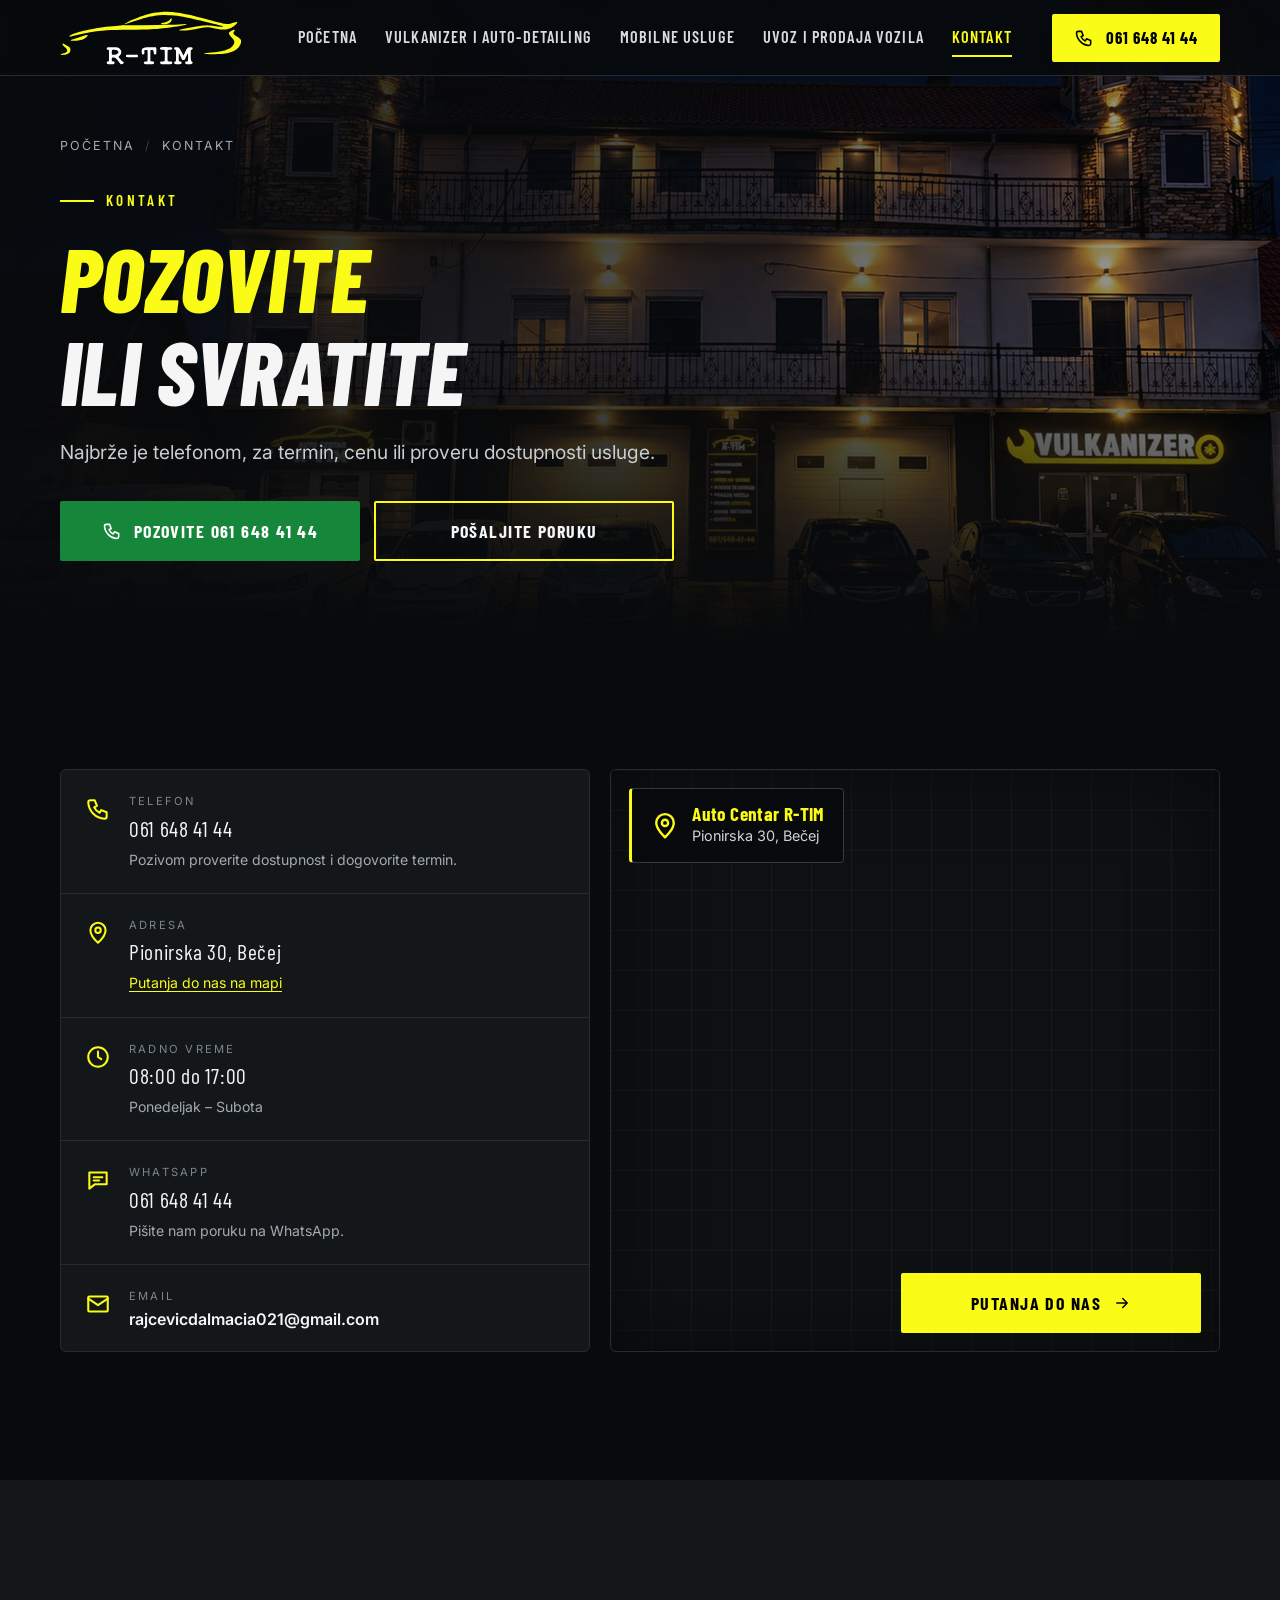
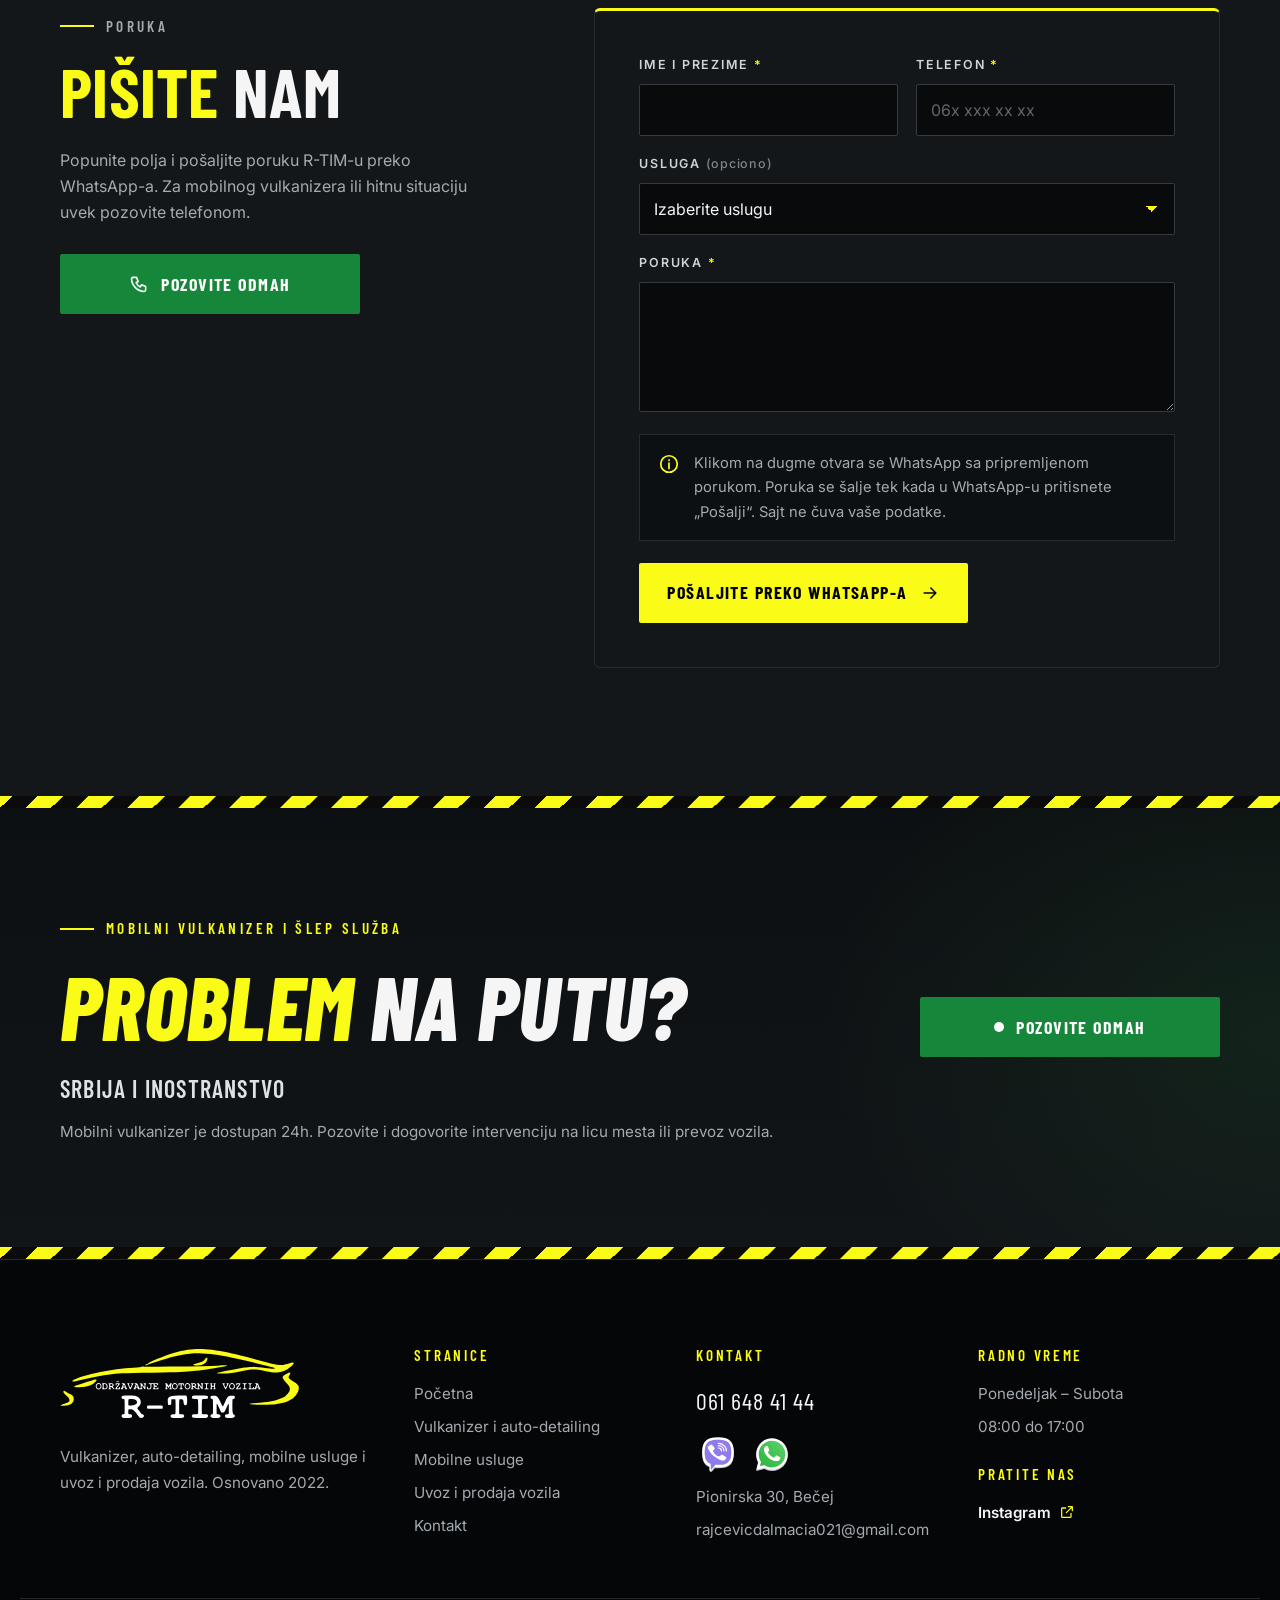
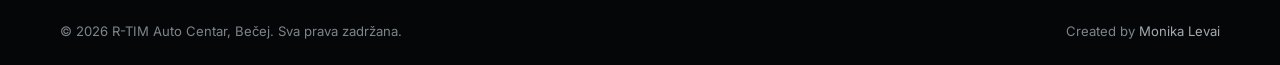
<file: kontakt.html>
<!doctype html>
<html lang="sr-Latn" class="no-js">
<head>
<meta charset="utf-8">
<meta name="viewport" content="width=device-width, initial-scale=1">
<title>Kontakt | R-TIM Auto Centar Bečej</title>
<meta name="description" content="Kontakt R-TIM Bečej: telefon 061 648 41 44, adresa Pionirska 30, radno vreme ponedeljak – subota 08:00 do 17:00. Vulkanizer, auto-detailing, mobilni vulkanizer 24h, šlep služba i uvoz vozila.">
<meta name="theme-color" content="#080A0C">
<meta property="og:type" content="website">
<meta property="og:locale" content="sr_RS">
<meta property="og:title" content="Kontakt | R-TIM Auto Centar Bečej">
<meta property="og:description" content="Kontakt R-TIM Bečej: telefon 061 648 41 44, adresa Pionirska 30, radno vreme ponedeljak – subota 08:00 do 17:00. Vulkanizer, auto-detailing, mobilni vulkanizer 24h, šlep služba i uvoz vozila.">
<meta property="og:image" content="rtim-hero-1800.jpg">
<link rel="icon" href="data:image/svg+xml,%3Csvg xmlns='http://www.w3.org/2000/svg' viewBox='0 0 32 32'%3E%3Cpath d='M0 0h32v23l-9 9H0z' fill='%23FAFB16'/%3E%3Ctext x='16' y='23' text-anchor='middle' font-family='Arial' font-weight='700' font-size='19'%3ER%3C/text%3E%3C/svg%3E">
<link rel="preconnect" href="https://fonts.googleapis.com">
<link rel="preconnect" href="https://fonts.gstatic.com" crossorigin>
<link href="https://fonts.googleapis.com/css2?family=Inter:wght@400;500;600;700&amp;family=Barlow+Condensed:ital,wght@0,500;0,600;0,700;0,800;1,700;1,800&amp;family=Caveat:wght@600&amp;display=swap&amp;subset=latin-ext" rel="stylesheet">
<link rel="stylesheet" href="style.css">
</head>
<body class="draft">
<a class="skip-link" href="#sadrzaj">Preskoči na sadržaj</a>
<header class="site-header">
  <div class="wrap header-inner">
    <a class="logo" href="index.html" aria-label="R-TIM Auto Centar Bečej, početna">
      <img src="rtim-logo-compact.svg" alt="R-TIM" width="542" height="161">
    </a>
    <button class="nav-toggle" type="button" aria-expanded="false" aria-controls="main-nav" aria-label="Otvori meni"><span></span></button>
    <nav class="main-nav" id="main-nav" aria-label="Glavna navigacija">
      <ul>
        <li><a href="index.html">Početna</a></li>
        <li><a href="vulkanizer-perionica.html">Vulkanizer i auto-detailing</a></li>
        <li><a href="mobilni-vulkanizer.html">Mobilne usluge</a></li>
        <li><a href="uvoz-prodaja-vozila.html">Uvoz i prodaja vozila</a></li>
        <li><a href="kontakt.html" aria-current="page">Kontakt</a></li>
      </ul>
      <div class="nav-extra">
        <a class="btn" href="tel:+381616484144"><svg viewBox="0 0 24 24" fill="none" stroke="currentColor" stroke-width="1.9" stroke-linecap="round" stroke-linejoin="round" aria-hidden="true" focusable="false"><path d="M5 4h4l2 5-2.5 1.5a11 11 0 0 0 5 5L15 13l5 2v4a2 2 0 0 1-2 2A16 16 0 0 1 3 6a2 2 0 0 1 2-2"/></svg><span>Pozovite 061 648 41 44</span></a>
        <a class="btn btn--call" href="tel:+381616484144"><span class="ring" aria-hidden="true"></span><span>Pomoć na putu</span></a>
        <p>Pon. – Sub. 08:00 do 17:00 · Pionirska 30, Bečej</p>
      </div>
    </nav>
    <a class="btn header-call" href="tel:+381616484144" aria-label="Pozovite R-TIM na 061 648 41 44"><svg viewBox="0 0 24 24" fill="none" stroke="currentColor" stroke-width="1.9" stroke-linecap="round" stroke-linejoin="round" aria-hidden="true" focusable="false"><path d="M5 4h4l2 5-2.5 1.5a11 11 0 0 0 5 5L15 13l5 2v4a2 2 0 0 1-2 2A16 16 0 0 1 3 6a2 2 0 0 1 2-2"/></svg><span class="num">061 648 41 44</span></a>
  </div>
</header>
<main id="sadrzaj">

<section class="page-hero" style="min-height:clamp(420px,56vh,560px)" aria-labelledby="page-title">
  <div class="bg"><img src="hero-kontakt.jpg" alt="Objekat auto centra R-TIM u Bečeju noću" width="1800" height="900" style="object-position:center 60%"></div>
  <div class="wrap">
    <ol class="crumbs" style="list-style:none;padding:0;margin:0 0 26px;display:flex"><li><a href="index.html">Početna</a></li><li aria-current="page">Kontakt</li></ol>
    <p class="eyebrow">Kontakt</p>
    <h1 id="page-title"><span class="accent">Pozovite</span> ili svratite</h1>
    <p class="lead">Najbrže je telefonom, za termin, cenu ili proveru dostupnosti usluge.</p>
    <div class="btn-row"><a class="btn btn--call btn--lg" href="tel:+381616484144"><svg viewBox="0 0 24 24" fill="none" stroke="currentColor" stroke-width="1.9" stroke-linecap="round" stroke-linejoin="round" aria-hidden="true" focusable="false"><path d="M5 4h4l2 5-2.5 1.5a11 11 0 0 0 5 5L15 13l5 2v4a2 2 0 0 1-2 2A16 16 0 0 1 3 6a2 2 0 0 1 2-2"/></svg><span>Pozovite 061 648 41 44</span></a><a class="btn btn--ghost btn--lg" href="#poruka">Pošaljite poruku</a></div>
  </div>
</section>

<section class="section" aria-labelledby="podaci-title">
  <div class="wrap">
    <h2 id="podaci-title" class="sr-only">Kontakt podaci</h2>
    <div class="contact-grid">
      <div class="reveal"><ul class="info-list">
      <li class="info-item"><svg viewBox="0 0 24 24" fill="none" stroke="currentColor" stroke-width="1.9" stroke-linecap="round" stroke-linejoin="round" aria-hidden="true" focusable="false"><path d="M5 4h4l2 5-2.5 1.5a11 11 0 0 0 5 5L15 13l5 2v4a2 2 0 0 1-2 2A16 16 0 0 1 3 6a2 2 0 0 1 2-2"/></svg><div><small>Telefon</small><a class="val" href="tel:+381616484144">061 648 41 44</a><span class="note">Pozivom proverite dostupnost i dogovorite termin.</span></div></li>
      <li class="info-item"><svg viewBox="0 0 24 24" fill="none" stroke="currentColor" stroke-width="1.9" stroke-linecap="round" stroke-linejoin="round" aria-hidden="true" focusable="false"><path d="M12 21s-7-6.2-7-11.5A7 7 0 0 1 19 9.5C19 14.8 12 21 12 21z"/><circle cx="12" cy="9.5" r="2.5"/></svg><div><small>Adresa</small><span class="val">Pionirska 30, Bečej</span><a class="note map-inline" href="https://www.google.com/maps/dir/?api=1&destination=Pionirska%2030%2C%2021220%20Be%C4%8Dej%2C%20Srbija" target="_blank" rel="noopener">Putanja do nas na mapi</a></div></li>
      <li class="info-item"><svg viewBox="0 0 24 24" fill="none" stroke="currentColor" stroke-width="1.9" stroke-linecap="round" stroke-linejoin="round" aria-hidden="true" focusable="false"><circle cx="12" cy="12" r="9"/><path d="M12 7v5l3 2"/></svg><div><small>Radno vreme</small><span class="val">08:00 do 17:00</span><span class="note">Ponedeljak – Subota</span></div></li>
      <li class="info-item"><svg viewBox="0 0 24 24" fill="none" stroke="currentColor" stroke-width="1.9" stroke-linecap="round" stroke-linejoin="round" aria-hidden="true" focusable="false"><path d="M4 5h16v11H9l-5 4V5z"/><path d="M8 9.5h8M8 12.5h5"/></svg><div><small>WhatsApp</small><a class="val" href="https://wa.me/381616484144" target="_blank" rel="noopener">061 648 41 44</a><span class="note">Pišite nam poruku na WhatsApp.</span></div></li>
      <li class="info-item"><svg viewBox="0 0 24 24" fill="none" stroke="currentColor" stroke-width="1.9" stroke-linecap="round" stroke-linejoin="round" aria-hidden="true" focusable="false"><rect x="3" y="5" width="18" height="14" rx="1"/><path d="M3 7l9 6 9-6"/></svg><div><small>Email</small><a class="val val--email" href="mailto:rajcevicdalmacia021@gmail.com">rajcevicdalmacia021@gmail.com</a></div></li>
    </ul></div>
      <!-- MAPA: posle potvrde tačne lokacije zameniti ovaj blok Google Maps <iframe> embedom. -->
      <div class="map reveal">
        <iframe src="https://maps.google.com/maps?q=Pionirska%2030%2C%2021220%20Be%C4%8Dej%2C%20Srbija&z=16&hl=sr&output=embed" title="Mapa: Auto Centar R-TIM, Pionirska 30, Bečej" loading="lazy" referrerpolicy="no-referrer-when-downgrade" tabindex="-1" aria-hidden="true"></iframe>
        <a class="map-link" href="https://www.google.com/maps/dir/?api=1&destination=Pionirska%2030%2C%2021220%20Be%C4%8Dej%2C%20Srbija" target="_blank" rel="noopener" aria-label="Otvorite putanju do R-TIM-a, Pionirska 30, Bečej, u Google mapama">
          <span class="map-card"><svg viewBox="0 0 24 24" fill="none" stroke="currentColor" stroke-width="1.9" stroke-linecap="round" stroke-linejoin="round" aria-hidden="true" focusable="false"><path d="M12 21s-7-6.2-7-11.5A7 7 0 0 1 19 9.5C19 14.8 12 21 12 21z"/><circle cx="12" cy="9.5" r="2.5"/></svg><span><strong>Auto Centar R-TIM</strong><span>Pionirska 30, Bečej</span></span></span>
          <span class="map-cta">Putanja do nas <svg viewBox="0 0 24 24" fill="none" stroke="currentColor" stroke-width="1.9" stroke-linecap="round" stroke-linejoin="round" aria-hidden="true" focusable="false"><path d="M5 12h14M13 6l6 6-6 6"/></svg></span>
        </a>
      </div>
    </div>
  </div>
</section>

<section class="section section--graphite" id="poruka" aria-labelledby="poruka-title">
  <div class="wrap form-wrap">
    <div class="split-text reveal">
      <p class="eyebrow">Poruka</p>
      <h2 id="poruka-title" class="h-lg"><span class="accent">Pišite</span> nam</h2>
      <p>Popunite polja i pošaljite poruku R-TIM-u preko WhatsApp-a. Za mobilnog vulkanizera ili hitnu situaciju uvek pozovite telefonom.</p>
      <div class="btn-row" style="margin-top:28px">
        <a class="btn btn--call btn--lg" href="tel:+381616484144"><svg viewBox="0 0 24 24" fill="none" stroke="currentColor" stroke-width="1.9" stroke-linecap="round" stroke-linejoin="round" aria-hidden="true" focusable="false"><path d="M5 4h4l2 5-2.5 1.5a11 11 0 0 0 5 5L15 13l5 2v4a2 2 0 0 1-2 2A16 16 0 0 1 3 6a2 2 0 0 1 2-2"/></svg><span>Pozovite odmah</span></a>
      </div>
    </div>
    <div class="form-card reveal">
      <form data-wa-form data-title="Poruka sa sajta R-TIM" novalidate>
        <div class="form-grid">
          <div class="field"><label for="k-ime">Ime i prezime <span class="req" aria-hidden="true">*</span></label><input id="k-ime" aria-describedby="k-ime-err" name="k-ime" type="text" data-label="Ime i prezime" required aria-required="true" autocomplete="name"><span class="err" id="k-ime-err">Ovo polje je obavezno.</span></div>
          <div class="field"><label for="k-tel">Telefon <span class="req" aria-hidden="true">*</span></label><input id="k-tel" aria-describedby="k-tel-err" name="k-tel" type="tel" data-label="Telefon" placeholder="06x xxx xx xx" required aria-required="true" autocomplete="tel"><span class="err" id="k-tel-err">Ovo polje je obavezno.</span></div>
          <div class="field field--full"><label for="k-usluga">Usluga <span class="opt">(opciono)</span></label><select id="k-usluga" name="k-usluga" data-label="Usluga"><option value="">Izaberite uslugu</option><option>Vulkanizer i gume</option><option>Pranje i auto-detailing</option><option>Mobilni vulkanizer</option><option>Uvoz i prodaja vozila</option><option>Ostalo</option></select></div>
          <div class="field field--full"><label for="k-poruka">Poruka <span class="req" aria-hidden="true">*</span></label><textarea id="k-poruka" aria-describedby="k-poruka-err" name="k-poruka" data-label="Poruka" required aria-required="true"></textarea><span class="err" id="k-poruka-err">Ovo polje je obavezno.</span></div>
        </div>
        <div class="form-method"><svg viewBox="0 0 24 24" fill="none" stroke="currentColor" stroke-width="1.9" stroke-linecap="round" stroke-linejoin="round" aria-hidden="true" focusable="false"><circle cx="12" cy="12" r="9"/><path d="M12 11v6M12 7.5v.5"/></svg><p data-method-text>Klikom na dugme otvara se WhatsApp sa pripremljenom porukom. Poruka se šalje tek kada u WhatsApp-u pritisnete „Pošalji“. Sajt ne čuva vaše podatke.</p></div>
        <div class="form-actions">
          <button class="btn btn--lg" type="submit"><span data-submit-label>Pošaljite preko WhatsApp-a</span> <svg viewBox="0 0 24 24" fill="none" stroke="currentColor" stroke-width="1.9" stroke-linecap="round" stroke-linejoin="round" aria-hidden="true" focusable="false"><path d="M5 12h14M13 6l6 6-6 6"/></svg></button>
        </div>
        <div class="form-status" aria-live="polite"></div>
      </form>
    </div>
  </div>
</section>

<section class="banner" aria-labelledby="road-banner-title">
  <span class="hazard hazard--top" aria-hidden="true"></span>
  <div class="wrap banner-inner reveal">
    <div class="banner-text">
      <p class="eyebrow">Mobilni vulkanizer i šlep služba</p>
      <h2 id="road-banner-title"><span class="accent">Problem</span> na&nbsp;putu?</h2>
      <p class="banner-lead">Srbija i inostranstvo</p>
      <p class="small-note">Mobilni vulkanizer je dostupan 24h. Pozovite i dogovorite intervenciju na licu mesta ili prevoz vozila.</p>
    </div>
    <div class="banner-cta">
      <a class="btn btn--call" href="tel:+381616484144"><span class="ring" aria-hidden="true"></span><span>Pozovite odmah</span></a>
    </div>
  </div>
  <span class="hazard hazard--bottom" aria-hidden="true"></span>
</section>

</main>
<footer class="site-footer">
  <div class="wrap">
    <div class="foot-grid">
      <div class="foot-brand">
        <a class="logo logo--full" href="index.html" aria-label="R-TIM, početna">
          <img src="rtim-logo.svg" alt="R-TIM, održavanje motornih vozila" width="562" height="166">
        </a>
        <p>Vulkanizer, auto-detailing, mobilne usluge i uvoz i prodaja vozila. Osnovano 2022.</p>
      </div>
      <div>
        <h4>Stranice</h4>
        <ul>
          <li><a href="index.html">Početna</a></li>
          <li><a href="vulkanizer-perionica.html">Vulkanizer i auto-detailing</a></li>
          <li><a href="mobilni-vulkanizer.html">Mobilne usluge</a></li>
          <li><a href="uvoz-prodaja-vozila.html">Uvoz i prodaja vozila</a></li>
          <li><a href="kontakt.html">Kontakt</a></li>
        </ul>
      </div>
      <div>
        <h4>Kontakt</h4>
        <ul>
          <li><a class="foot-phone" href="tel:+381616484144">061 648 41 44</a></li>
          <li class="foot-msg">
            <a class="msg-btn msg-viber" title="Viber" href="viber://chat?number=%2B381616484144" aria-label="Viber poruka na 061 648 41 44"><img src="ikona-viber.svg" alt="" width="32" height="32"><span class="sr-only">Viber</span></a>
            <a class="msg-btn msg-wa" title="WhatsApp" href="https://wa.me/381616484144" target="_blank" rel="noopener" aria-label="WhatsApp poruka na 061 648 41 44"><img src="ikona-whatsapp.svg" alt="" width="32" height="32"><span class="sr-only">WhatsApp</span></a>
          </li>
          <li>Pionirska 30, Bečej</li>
          <li><a href="mailto:rajcevicdalmacia021@gmail.com" class="foot-email">rajcevicdalmacia021@gmail.com</a></li>
        </ul>
      </div>
      <div>
        <h4>Radno vreme</h4>
        <ul>
          <li>Ponedeljak – Subota</li>
          <li>08:00 do 17:00</li>
        </ul>
        <h4 class="foot-follow">Pratite nas</h4>
        <ul>
          <li><a class="foot-social" href="https://www.instagram.com/auto_centar_r_tim/" target="_blank" rel="noopener">Instagram <span class="sr-only">(otvara se u novom prozoru)</span><svg viewBox="0 0 24 24" fill="none" stroke="currentColor" stroke-width="1.9" stroke-linecap="round" stroke-linejoin="round" aria-hidden="true" focusable="false"><path d="M14 4h6v6M20 4l-9 9M18 14v5a1 1 0 0 1-1 1H5a1 1 0 0 1-1-1V7a1 1 0 0 1 1-1h5"/></svg></a></li>
        </ul>
      </div>
    </div>
  </div>
  <div class="wrap foot-bottom">
    <span>© <span data-year>2026</span> R-TIM Auto Centar, Bečej. Sva prava zadržana.</span>
    <span>Created by <a href="https://monikalevai.com/" target="_blank" rel="noopener">Monika Levai</a></span>
  </div>
</footer>
<a class="float-call" href="tel:+381616484144" aria-label="Pozovite R-TIM na 061 648 41 44" title="Pozovite 061 648 41 44"><svg viewBox="0 0 24 24" fill="none" stroke="currentColor" stroke-width="1.9" stroke-linecap="round" stroke-linejoin="round" aria-hidden="true" focusable="false"><path d="M5 4h4l2 5-2.5 1.5a11 11 0 0 0 5 5L15 13l5 2v4a2 2 0 0 1-2 2A16 16 0 0 1 3 6a2 2 0 0 1 2-2"/></svg></a>
<script src="main.js"></script>
</body>
</html>
</file>
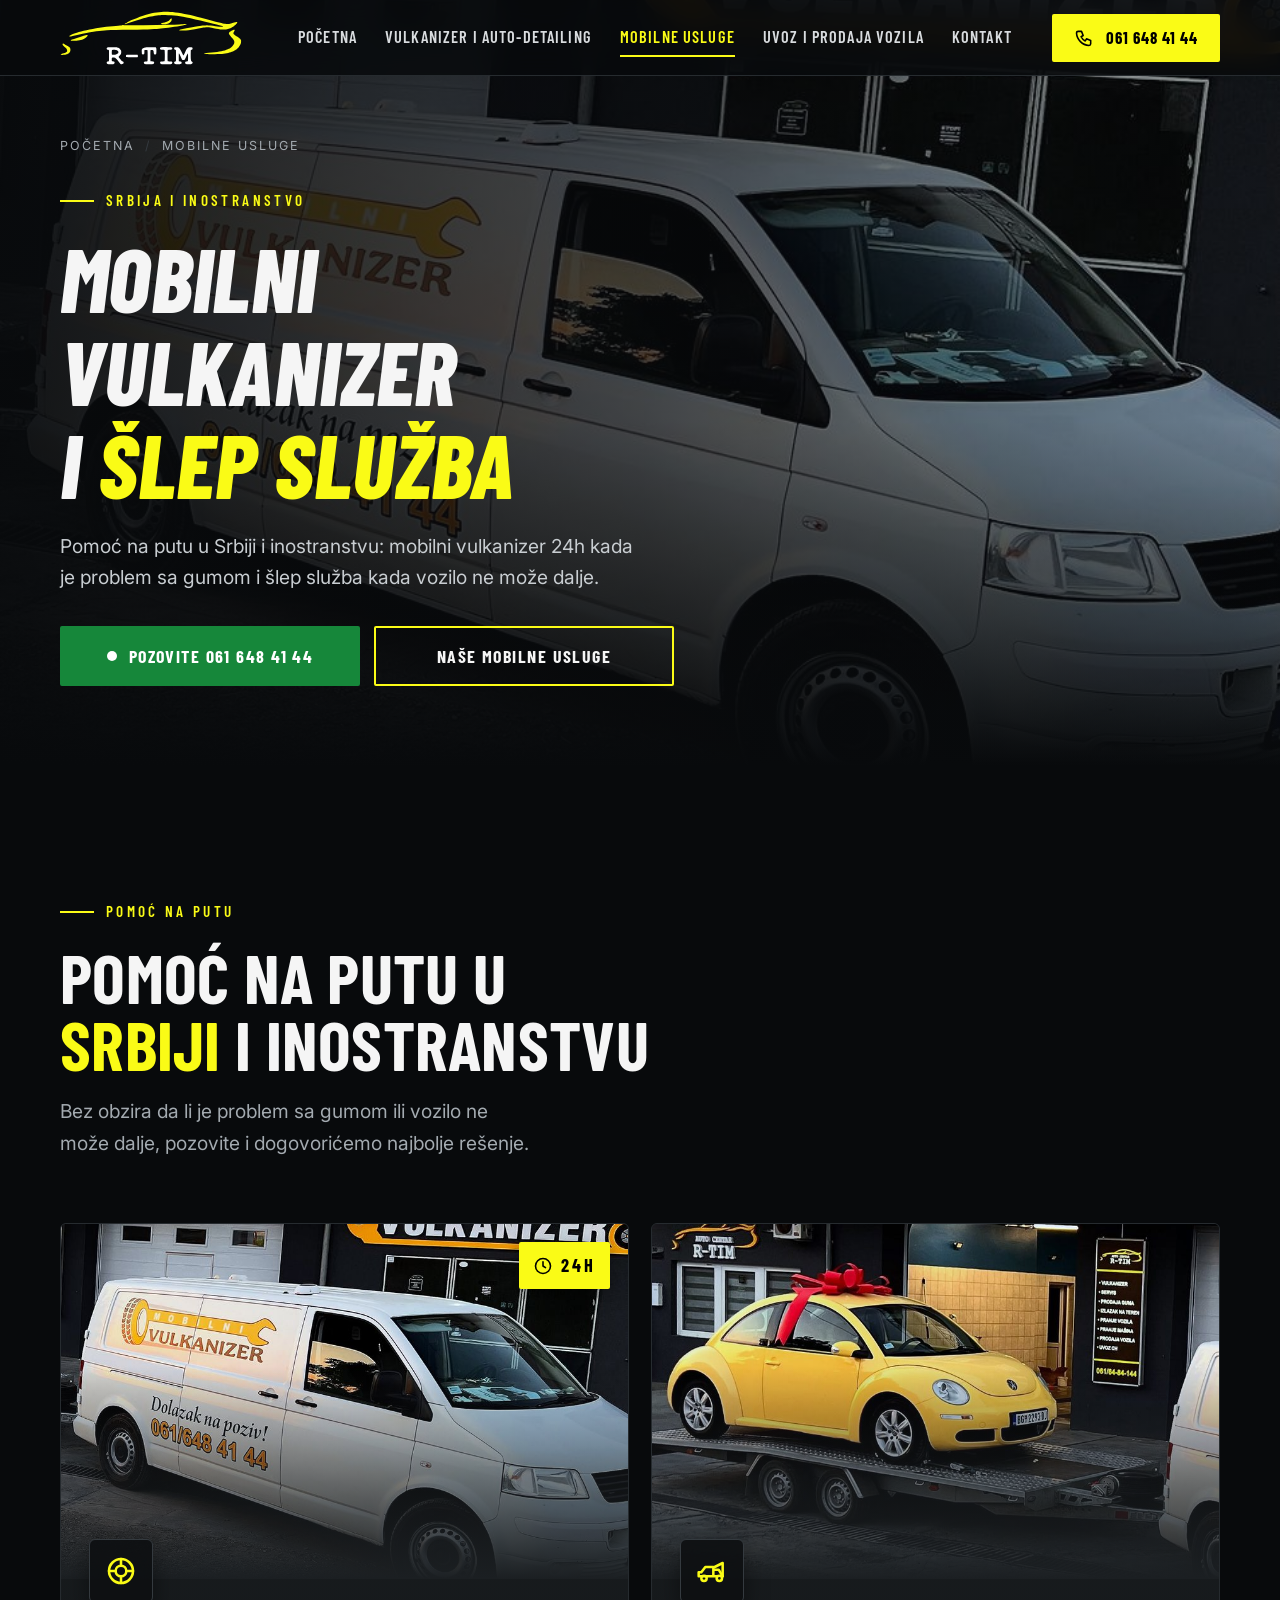
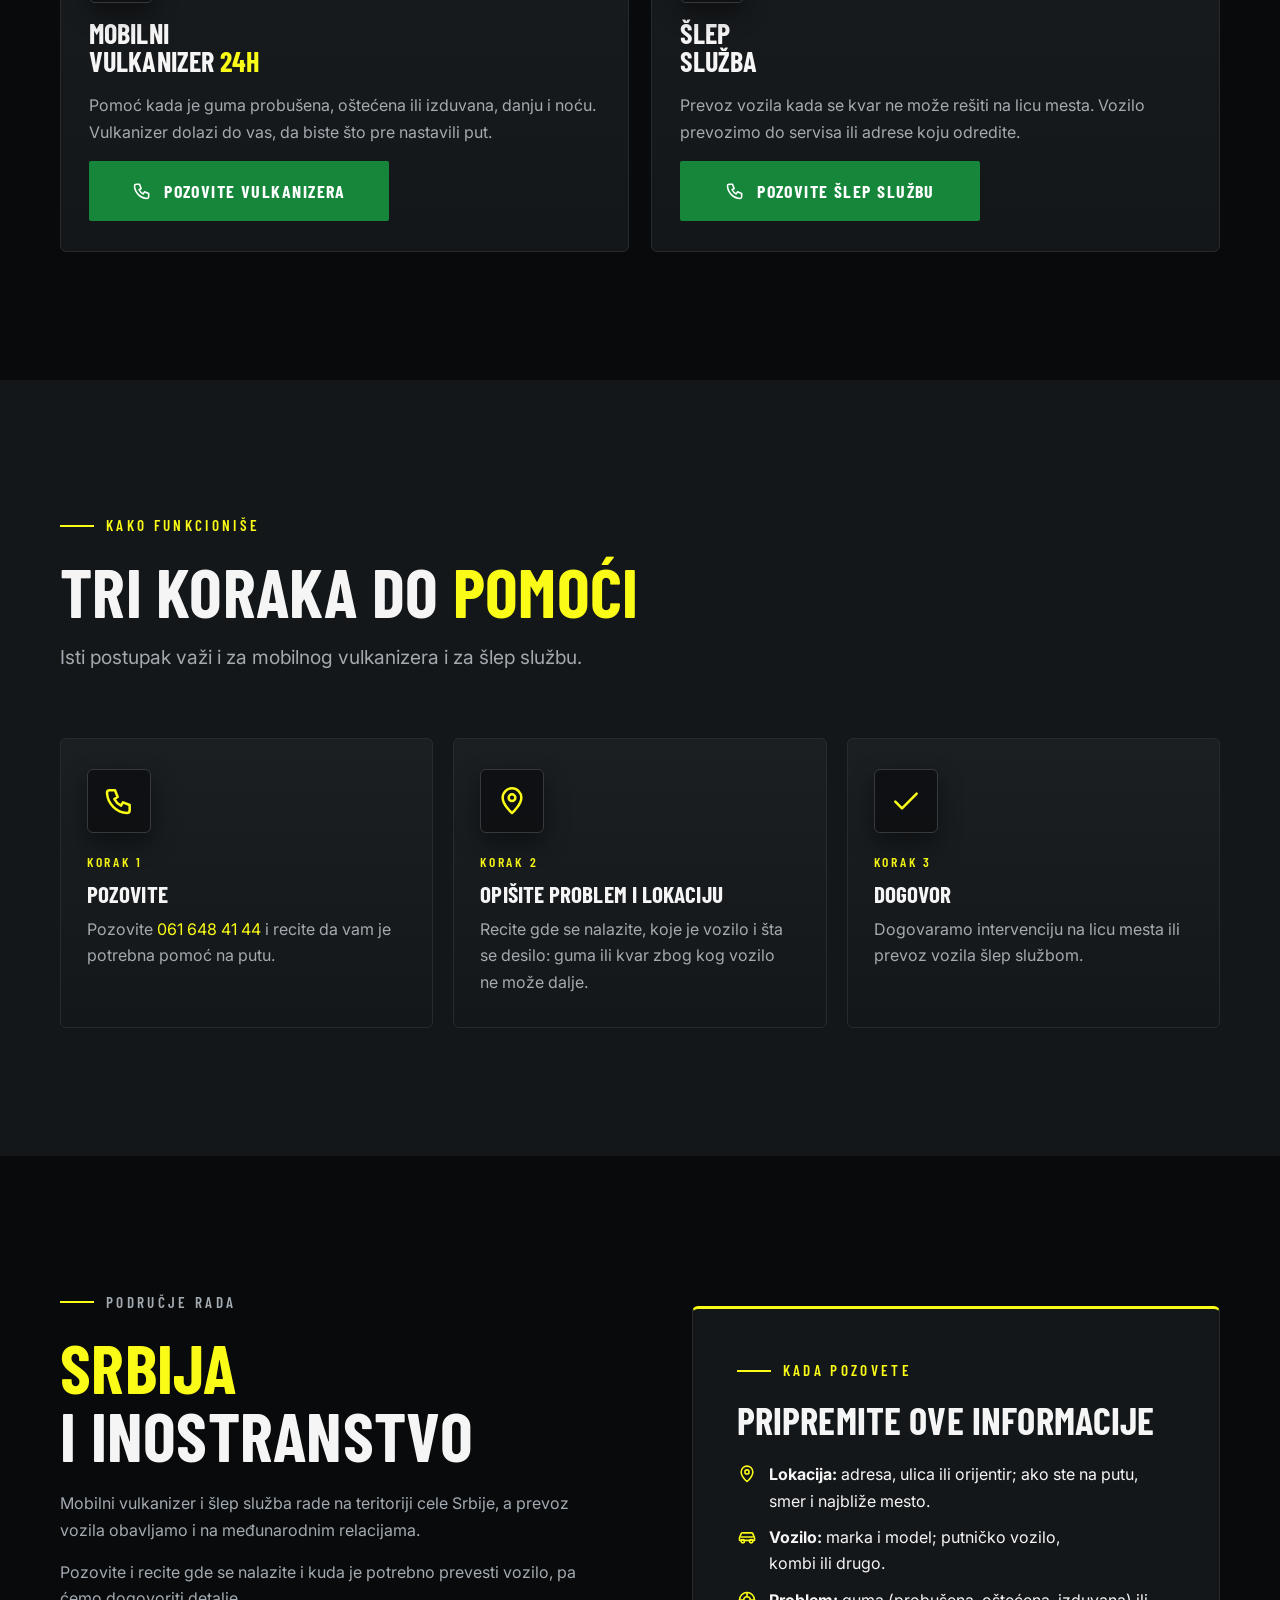
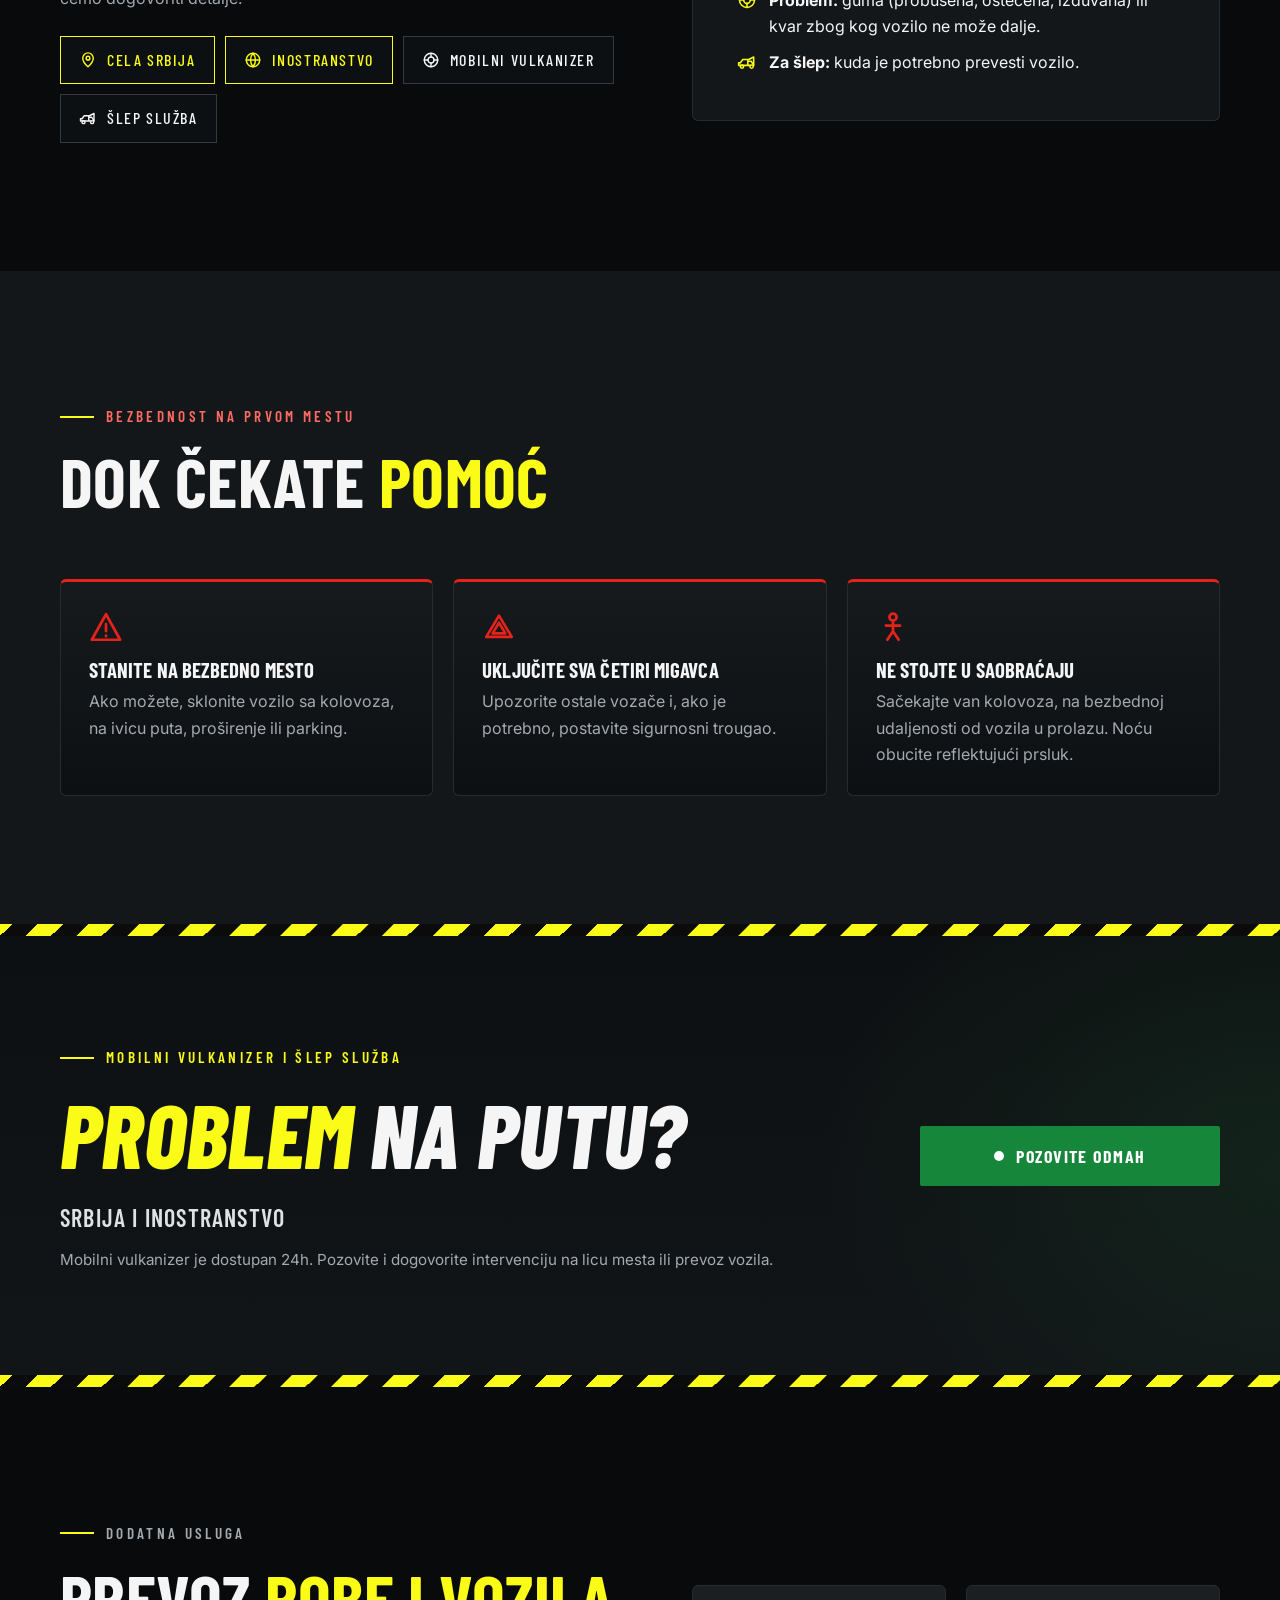
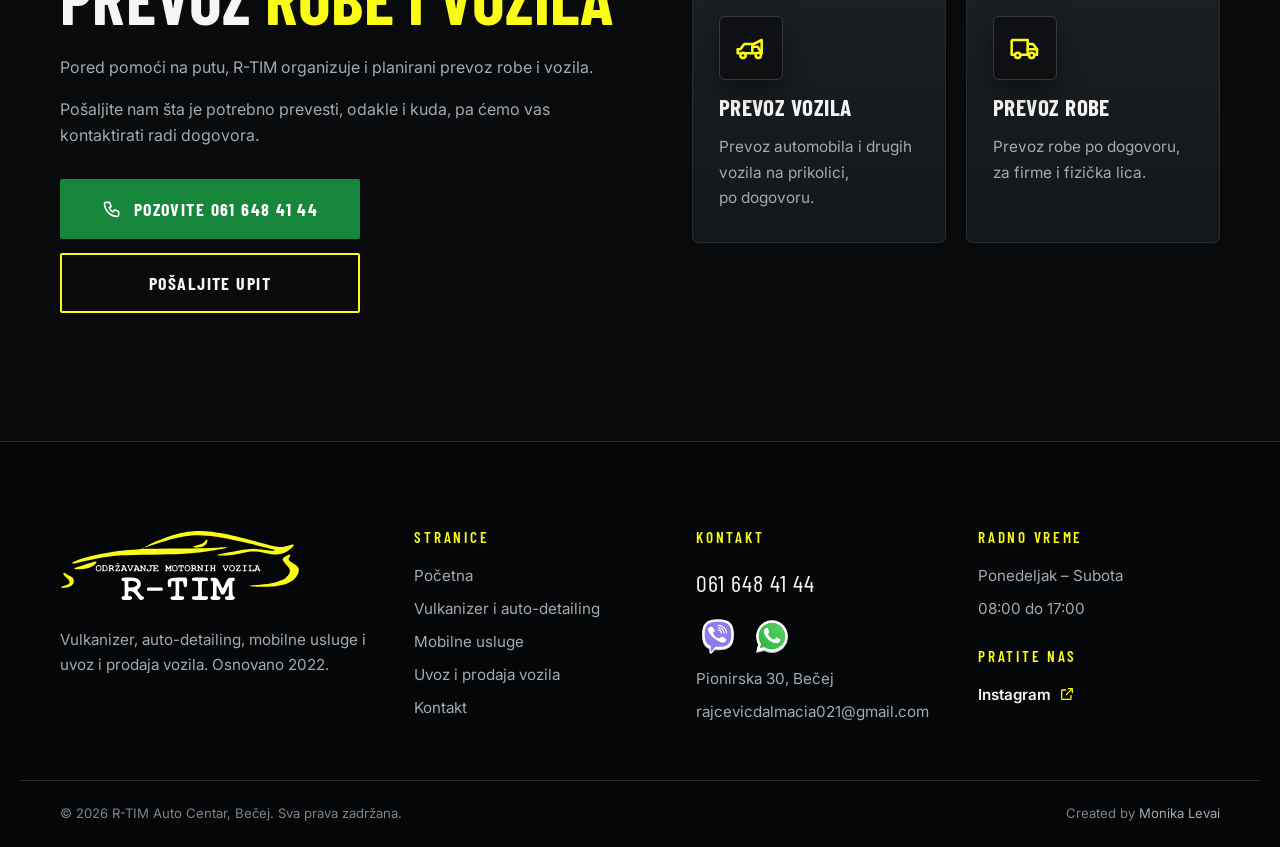
<file: mobilni-vulkanizer.html>
<!doctype html>
<html lang="sr-Latn" class="no-js">
<head>
<meta charset="utf-8">
<meta name="viewport" content="width=device-width, initial-scale=1">
<title>Mobilni vulkanizer i šlep služba, Srbija i inostranstvo | R-TIM</title>
<meta name="description" content="R-TIM mobilni vulkanizer 24h i šlep služba: pomoć na putu u Srbiji i inostranstvu. Prevoz robe i vozila. Pozovite 061 648 41 44.">
<meta name="theme-color" content="#080A0C">
<meta property="og:type" content="website">
<meta property="og:locale" content="sr_RS">
<meta property="og:title" content="Mobilni vulkanizer i šlep služba, Srbija i inostranstvo | R-TIM">
<meta property="og:description" content="R-TIM mobilni vulkanizer 24h i šlep služba: pomoć na putu u Srbiji i inostranstvu. Prevoz robe i vozila. Pozovite 061 648 41 44.">
<meta property="og:image" content="rtim-hero-1800.jpg">
<link rel="icon" href="data:image/svg+xml,%3Csvg xmlns='http://www.w3.org/2000/svg' viewBox='0 0 32 32'%3E%3Cpath d='M0 0h32v23l-9 9H0z' fill='%23FAFB16'/%3E%3Ctext x='16' y='23' text-anchor='middle' font-family='Arial' font-weight='700' font-size='19'%3ER%3C/text%3E%3C/svg%3E">
<link rel="preconnect" href="https://fonts.googleapis.com">
<link rel="preconnect" href="https://fonts.gstatic.com" crossorigin>
<link href="https://fonts.googleapis.com/css2?family=Inter:wght@400;500;600;700&amp;family=Barlow+Condensed:ital,wght@0,500;0,600;0,700;0,800;1,700;1,800&amp;family=Caveat:wght@600&amp;display=swap&amp;subset=latin-ext" rel="stylesheet">
<link rel="stylesheet" href="style.css">
</head>
<body class="draft">
<a class="skip-link" href="#sadrzaj">Preskoči na sadržaj</a>
<header class="site-header">
  <div class="wrap header-inner">
    <a class="logo" href="index.html" aria-label="R-TIM Auto Centar Bečej, početna">
      <img src="rtim-logo-compact.svg" alt="R-TIM" width="542" height="161">
    </a>
    <button class="nav-toggle" type="button" aria-expanded="false" aria-controls="main-nav" aria-label="Otvori meni"><span></span></button>
    <nav class="main-nav" id="main-nav" aria-label="Glavna navigacija">
      <ul>
        <li><a href="index.html">Početna</a></li>
        <li><a href="vulkanizer-perionica.html">Vulkanizer i auto-detailing</a></li>
        <li><a href="mobilni-vulkanizer.html" aria-current="page">Mobilne usluge</a></li>
        <li><a href="uvoz-prodaja-vozila.html">Uvoz i prodaja vozila</a></li>
        <li><a href="kontakt.html">Kontakt</a></li>
      </ul>
      <div class="nav-extra">
        <a class="btn" href="tel:+381616484144"><svg viewBox="0 0 24 24" fill="none" stroke="currentColor" stroke-width="1.9" stroke-linecap="round" stroke-linejoin="round" aria-hidden="true" focusable="false"><path d="M5 4h4l2 5-2.5 1.5a11 11 0 0 0 5 5L15 13l5 2v4a2 2 0 0 1-2 2A16 16 0 0 1 3 6a2 2 0 0 1 2-2"/></svg><span>Pozovite 061 648 41 44</span></a>
        <a class="btn btn--call" href="tel:+381616484144"><span class="ring" aria-hidden="true"></span><span>Pomoć na putu</span></a>
        <p>Pon. – Sub. 08:00 do 17:00 · Pionirska 30, Bečej</p>
      </div>
    </nav>
    <a class="btn header-call" href="tel:+381616484144" aria-label="Pozovite R-TIM na 061 648 41 44"><svg viewBox="0 0 24 24" fill="none" stroke="currentColor" stroke-width="1.9" stroke-linecap="round" stroke-linejoin="round" aria-hidden="true" focusable="false"><path d="M5 4h4l2 5-2.5 1.5a11 11 0 0 0 5 5L15 13l5 2v4a2 2 0 0 1-2 2A16 16 0 0 1 3 6a2 2 0 0 1 2-2"/></svg><span class="num">061 648 41 44</span></a>
  </div>
</header>
<main id="sadrzaj">

<section class="page-hero" aria-labelledby="page-title">
  <div class="bg"><img src="hero-mobilni.jpg" alt="Vozilo R-TIM mobilnog vulkanizera ispred objekta" width="2000" height="900" style="object-position:right center"></div>
  <div class="wrap">
    <ol class="crumbs" style="list-style:none;padding:0;margin:0 0 26px;display:flex"><li><a href="index.html">Početna</a></li><li aria-current="page">Mobilne usluge</li></ol>
    <p class="eyebrow">Srbija i inostranstvo</p>
    <h1 id="page-title">Mobilni vulkanizer i&nbsp;<span class="accent">šlep služba</span></h1>
    <p class="lead">Pomoć na putu u Srbiji i inostranstvu: mobilni vulkanizer 24h kada je problem sa gumom i šlep služba kada vozilo ne može dalje.</p>
    <div class="btn-row"><a class="btn btn--call btn--lg" href="tel:+381616484144"><span class="ring" aria-hidden="true"></span><span>Pozovite 061 648 41 44</span></a><a class="btn btn--ghost btn--lg" href="#usluge-na-putu">Naše mobilne usluge</a></div>
  </div>
</section>

<section class="section" id="usluge-na-putu" aria-labelledby="pomoc-title">
  <div class="wrap">
    <div class="sec-head reveal">
      <p class="eyebrow">Pomoć na putu</p>
      <h2 id="pomoc-title" class="h-lg">Pomoć na putu u <span class="accent">Srbiji</span> i&nbsp;inostranstvu</h2>
      <p class="lead">Bez obzira da li je problem sa gumom ili vozilo ne može dalje, pozovite i dogovorićemo najbolje rešenje.</p>
    </div>
    <div class="svc-grid svc-grid--2">
      <article class="svc-card reveal">
        <div class="media"><img src="usluga-mobilni.jpg" alt="Vozilo R-TIM mobilnog vulkanizera" loading="lazy" width="900" height="675"><span class="fc-badge badge-24"><svg viewBox="0 0 24 24" fill="none" stroke="currentColor" stroke-width="1.9" stroke-linecap="round" stroke-linejoin="round" aria-hidden="true" focusable="false"><circle cx="12" cy="12" r="9"/><path d="M12 7v5l3 2"/></svg>24h</span></div>
        <div class="body">
          <span class="svc-ico"><svg viewBox="0 0 24 24" fill="none" stroke="currentColor" stroke-width="1.9" stroke-linecap="round" stroke-linejoin="round" aria-hidden="true" focusable="false"><circle cx="12" cy="12" r="9"/><circle cx="12" cy="12" r="4"/><path d="M12 3v5M12 16v5M3 12h5M16 12h5"/></svg></span>
          <div class="svc-title"><h3>Mobilni<br>vulkanizer <span class="accent">24h</span></h3></div>
          <p>Pomoć kada je guma probušena, oštećena ili izduvana, danju i noću. Vulkanizer dolazi do vas, da biste što pre nastavili put.</p>
          <a class="btn btn--call" href="tel:+381616484144"><svg viewBox="0 0 24 24" fill="none" stroke="currentColor" stroke-width="1.9" stroke-linecap="round" stroke-linejoin="round" aria-hidden="true" focusable="false"><path d="M5 4h4l2 5-2.5 1.5a11 11 0 0 0 5 5L15 13l5 2v4a2 2 0 0 1-2 2A16 16 0 0 1 3 6a2 2 0 0 1 2-2"/></svg><span>Pozovite vulkanizera</span></a>
        </div>
      </article>
      <article class="svc-card reveal">
        <div class="media"><img src="usluga-slep.jpg" alt="Automobil na prikolici R-TIM šlep službe ispred objekta" loading="lazy" width="900" height="675"></div>
        <div class="body">
          <span class="svc-ico"><svg viewBox="0 0 24 24" fill="none" stroke="currentColor" stroke-width="1.9" stroke-linecap="round" stroke-linejoin="round" aria-hidden="true" focusable="false"><path d="M2 16h11V9H7l-3 4H2v3zM13 16h3M13 11h4l3 5"/><circle cx="6" cy="17.5" r="2"/><circle cx="17.5" cy="17.5" r="2"/><path d="M20 16V6l-6 3"/></svg></span>
          <div class="svc-title"><h3>Šlep<br>služba</h3></div>
          <p>Prevoz vozila kada se kvar ne može rešiti na licu mesta. Vozilo prevozimo do servisa ili adrese koju odredite.</p>
          <a class="btn btn--call" href="tel:+381616484144"><svg viewBox="0 0 24 24" fill="none" stroke="currentColor" stroke-width="1.9" stroke-linecap="round" stroke-linejoin="round" aria-hidden="true" focusable="false"><path d="M5 4h4l2 5-2.5 1.5a11 11 0 0 0 5 5L15 13l5 2v4a2 2 0 0 1-2 2A16 16 0 0 1 3 6a2 2 0 0 1 2-2"/></svg><span>Pozovite šlep službu</span></a>
        </div>
      </article>
    </div>
  </div>
</section>

<section class="section section--graphite" aria-labelledby="kako-title">
  <div class="wrap">
    <div class="sec-head reveal">
      <p class="eyebrow">Kako funkcioniše</p>
      <h2 id="kako-title" class="h-lg">Tri koraka do <span class="accent">pomoći</span></h2>
      <p class="lead">Isti postupak važi i za mobilnog vulkanizera i za šlep službu.</p>
    </div>
    <div class="steps">
      <article class="step reveal"><span class="svc-ico"><svg viewBox="0 0 24 24" fill="none" stroke="currentColor" stroke-width="1.9" stroke-linecap="round" stroke-linejoin="round" aria-hidden="true" focusable="false"><path d="M5 4h4l2 5-2.5 1.5a11 11 0 0 0 5 5L15 13l5 2v4a2 2 0 0 1-2 2A16 16 0 0 1 3 6a2 2 0 0 1 2-2"/></svg></span><span class="step-no">Korak 1</span><h3>Pozovite</h3><p>Pozovite <a class="accent" href="tel:+381616484144">061 648 41 44</a> i recite da vam je potrebna pomoć na putu.</p></article>
      <article class="step reveal"><span class="svc-ico"><svg viewBox="0 0 24 24" fill="none" stroke="currentColor" stroke-width="1.9" stroke-linecap="round" stroke-linejoin="round" aria-hidden="true" focusable="false"><path d="M12 21s-7-6.2-7-11.5A7 7 0 0 1 19 9.5C19 14.8 12 21 12 21z"/><circle cx="12" cy="9.5" r="2.5"/></svg></span><span class="step-no">Korak 2</span><h3>Opišite problem i lokaciju</h3><p>Recite gde se nalazite, koje je vozilo i šta se desilo: guma ili kvar zbog kog vozilo ne može dalje.</p></article>
      <article class="step reveal"><span class="svc-ico"><svg viewBox="0 0 24 24" fill="none" stroke="currentColor" stroke-width="1.9" stroke-linecap="round" stroke-linejoin="round" aria-hidden="true" focusable="false"><path d="M4 12.5l5 5L20 6.5"/></svg></span><span class="step-no">Korak 3</span><h3>Dogovor</h3><p>Dogovaramo intervenciju na licu mesta ili prevoz vozila šlep službom.</p></article>
    </div>
  </div>
</section>

<section class="section" aria-labelledby="podrucje-title">
  <div class="wrap split">
    <div class="split-text reveal">
      <p class="eyebrow">Područje rada</p>
      <h2 id="podrucje-title" class="h-lg"><span class="accent">Srbija</span> i&nbsp;inostranstvo</h2>
      <p>Mobilni vulkanizer i šlep služba rade na teritoriji cele Srbije, a prevoz vozila obavljamo i na međunarodnim relacijama.</p>
      <p>Pozovite i recite gde se nalazite i kuda je potrebno prevesti vozilo, pa ćemo dogovoriti detalje.</p>
      <div class="area-chips">
        <span class="chip chip--main"><svg viewBox="0 0 24 24" fill="none" stroke="currentColor" stroke-width="1.9" stroke-linecap="round" stroke-linejoin="round" aria-hidden="true" focusable="false"><path d="M12 21s-7-6.2-7-11.5A7 7 0 0 1 19 9.5C19 14.8 12 21 12 21z"/><circle cx="12" cy="9.5" r="2.5"/></svg>Cela Srbija</span>
        <span class="chip chip--main"><svg viewBox="0 0 24 24" fill="none" stroke="currentColor" stroke-width="1.9" stroke-linecap="round" stroke-linejoin="round" aria-hidden="true" focusable="false"><circle cx="12" cy="12" r="9"/><path d="M3 12h18M12 3a14 14 0 0 1 0 18M12 3a14 14 0 0 0 0 18"/></svg>Inostranstvo</span>
        <span class="chip"><svg viewBox="0 0 24 24" fill="none" stroke="currentColor" stroke-width="1.9" stroke-linecap="round" stroke-linejoin="round" aria-hidden="true" focusable="false"><circle cx="12" cy="12" r="9"/><circle cx="12" cy="12" r="4"/><path d="M12 3v5M12 16v5M3 12h5M16 12h5"/></svg>Mobilni vulkanizer</span>
        <span class="chip"><svg viewBox="0 0 24 24" fill="none" stroke="currentColor" stroke-width="1.9" stroke-linecap="round" stroke-linejoin="round" aria-hidden="true" focusable="false"><path d="M2 16h11V9H7l-3 4H2v3zM13 16h3M13 11h4l3 5"/><circle cx="6" cy="17.5" r="2"/><circle cx="17.5" cy="17.5" r="2"/><path d="M20 16V6l-6 3"/></svg>Šlep služba</span>
      </div>
    </div>
    <div class="reveal" id="sta-reci">
      <div class="form-card">
        <p class="eyebrow">Kada pozovete</p>
        <h3 class="h-md" style="margin-bottom:22px">Pripremite ove informacije</h3>
        <ul class="check-list" style="margin:0">
          <li><svg viewBox="0 0 24 24" fill="none" stroke="currentColor" stroke-width="1.9" stroke-linecap="round" stroke-linejoin="round" aria-hidden="true" focusable="false"><path d="M12 21s-7-6.2-7-11.5A7 7 0 0 1 19 9.5C19 14.8 12 21 12 21z"/><circle cx="12" cy="9.5" r="2.5"/></svg><span><strong>Lokacija:</strong> adresa, ulica ili orijentir; ako ste na putu, smer i najbliže mesto.</span></li>
          <li><svg viewBox="0 0 24 24" fill="none" stroke="currentColor" stroke-width="1.9" stroke-linecap="round" stroke-linejoin="round" aria-hidden="true" focusable="false"><path d="M3 16v-3l2-5a2 2 0 0 1 2-1h10a2 2 0 0 1 2 1l2 5v3h-2M5 16H3M7 16h10"/><circle cx="7" cy="17" r="2"/><circle cx="17" cy="17" r="2"/><path d="M5 12h14"/></svg><span><strong>Vozilo:</strong> marka i model; putničko vozilo, kombi ili drugo.</span></li>
          <li><svg viewBox="0 0 24 24" fill="none" stroke="currentColor" stroke-width="1.9" stroke-linecap="round" stroke-linejoin="round" aria-hidden="true" focusable="false"><circle cx="12" cy="12" r="9"/><circle cx="12" cy="12" r="4"/><path d="M12 3v5M12 16v5M3 12h5M16 12h5"/></svg><span><strong>Problem:</strong> guma (probušena, oštećena, izduvana) ili kvar zbog kog vozilo ne može dalje.</span></li>
          <li><svg viewBox="0 0 24 24" fill="none" stroke="currentColor" stroke-width="1.9" stroke-linecap="round" stroke-linejoin="round" aria-hidden="true" focusable="false"><path d="M2 16h11V9H7l-3 4H2v3zM13 16h3M13 11h4l3 5"/><circle cx="6" cy="17.5" r="2"/><circle cx="17.5" cy="17.5" r="2"/><path d="M20 16V6l-6 3"/></svg><span><strong>Za šlep:</strong> kuda je potrebno prevesti vozilo.</span></li>
        </ul>
      </div>
    </div>
  </div>
</section>

<section class="section section--graphite" aria-labelledby="bezb-title">
  <div class="wrap">
    <div class="sec-head reveal">
      <p class="eyebrow" style="color:#ff6b63">Bezbednost na prvom mestu</p>
      <h2 id="bezb-title" class="h-lg">Dok čekate <span class="accent">pomoć</span></h2>
    </div>
    <div class="safety">
      <article class="safety-item reveal"><svg viewBox="0 0 24 24" fill="none" stroke="currentColor" stroke-width="1.9" stroke-linecap="round" stroke-linejoin="round" aria-hidden="true" focusable="false"><path d="M12 3l10 18H2L12 3z"/><path d="M12 10v5M12 18v.5"/></svg><h3>Stanite na bezbedno mesto</h3><p>Ako možete, sklonite vozilo sa kolovoza, na ivicu puta, proširenje ili parking.</p></article>
      <article class="safety-item reveal"><svg viewBox="0 0 24 24" fill="none" stroke="currentColor" stroke-width="1.9" stroke-linecap="round" stroke-linejoin="round" aria-hidden="true" focusable="false"><path d="M12 4l9 15H3l9-15z"/><path d="M12 9l4.5 7.5h-9L12 9z"/></svg><h3>Uključite sva četiri migavca</h3><p>Upozorite ostale vozače i, ako je potrebno, postavite sigurnosni trougao.</p></article>
      <article class="safety-item reveal"><svg viewBox="0 0 24 24" fill="none" stroke="currentColor" stroke-width="1.9" stroke-linecap="round" stroke-linejoin="round" aria-hidden="true" focusable="false"><circle cx="12" cy="5" r="2.5"/><path d="M12 8v7M8 21l4-6 4 6M7 11h10"/></svg><h3>Ne stojte u saobraćaju</h3><p>Sačekajte van kolovoza, na bezbednoj udaljenosti od vozila u prolazu. Noću obucite reflektujući prsluk.</p></article>
    </div>
  </div>
</section>

<section class="banner" aria-labelledby="road-banner-title">
  <span class="hazard hazard--top" aria-hidden="true"></span>
  <div class="wrap banner-inner reveal">
    <div class="banner-text">
      <p class="eyebrow">Mobilni vulkanizer i šlep služba</p>
      <h2 id="road-banner-title"><span class="accent">Problem</span> na&nbsp;putu?</h2>
      <p class="banner-lead">Srbija i inostranstvo</p>
      <p class="small-note">Mobilni vulkanizer je dostupan 24h. Pozovite i dogovorite intervenciju na licu mesta ili prevoz vozila.</p>
    </div>
    <div class="banner-cta">
      <a class="btn btn--call" href="tel:+381616484144"><span class="ring" aria-hidden="true"></span><span>Pozovite odmah</span></a>
    </div>
  </div>
  <span class="hazard hazard--bottom" aria-hidden="true"></span>
</section>

<section class="section" id="prevoz" aria-labelledby="prevoz-title">
  <div class="wrap split">
    <div class="split-text reveal">
      <p class="eyebrow">Dodatna usluga</p>
      <h2 id="prevoz-title" class="h-lg">Prevoz <span class="accent">robe i&nbsp;vozila</span></h2>
      <p>Pored pomoći na putu, R-TIM organizuje i planirani prevoz robe i vozila.</p>
      <p>Pošaljite nam šta je potrebno prevesti, odakle i kuda, pa ćemo vas kontaktirati radi dogovora.</p>
      <div class="btn-row" style="margin-top:30px">
        <a class="btn btn--call" href="tel:+381616484144"><svg viewBox="0 0 24 24" fill="none" stroke="currentColor" stroke-width="1.9" stroke-linecap="round" stroke-linejoin="round" aria-hidden="true" focusable="false"><path d="M5 4h4l2 5-2.5 1.5a11 11 0 0 0 5 5L15 13l5 2v4a2 2 0 0 1-2 2A16 16 0 0 1 3 6a2 2 0 0 1 2-2"/></svg><span>Pozovite 061 648 41 44</span></a>
        <a class="btn btn--ghost" href="kontakt.html#poruka">Pošaljite upit</a>
      </div>
    </div>
    <div class="feat-grid feat-grid--2 reveal">
      <article class="feat"><span class="svc-ico"><svg viewBox="0 0 24 24" fill="none" stroke="currentColor" stroke-width="1.9" stroke-linecap="round" stroke-linejoin="round" aria-hidden="true" focusable="false"><path d="M2 16h11V9H7l-3 4H2v3zM13 16h3M13 11h4l3 5"/><circle cx="6" cy="17.5" r="2"/><circle cx="17.5" cy="17.5" r="2"/><path d="M20 16V6l-6 3"/></svg></span><h3>Prevoz vozila</h3><p>Prevoz automobila i drugih vozila na prikolici, po dogovoru.</p></article>
      <article class="feat"><span class="svc-ico"><svg viewBox="0 0 24 24" fill="none" stroke="currentColor" stroke-width="1.9" stroke-linecap="round" stroke-linejoin="round" aria-hidden="true" focusable="false"><path d="M2 17V7a1 1 0 0 1 1-1h11v11M14 9h4l3 4v4h-2M2 17h2M9 17h6"/><circle cx="6.5" cy="17.5" r="2"/><circle cx="17" cy="17.5" r="2"/><path d="M14 13h7"/></svg></span><h3>Prevoz robe</h3><p>Prevoz robe po dogovoru, za firme i fizička lica.</p></article>
    </div>
  </div>
</section>

</main>
<footer class="site-footer">
  <div class="wrap">
    <div class="foot-grid">
      <div class="foot-brand">
        <a class="logo logo--full" href="index.html" aria-label="R-TIM, početna">
          <img src="rtim-logo.svg" alt="R-TIM, održavanje motornih vozila" width="562" height="166">
        </a>
        <p>Vulkanizer, auto-detailing, mobilne usluge i uvoz i prodaja vozila. Osnovano 2022.</p>
      </div>
      <div>
        <h4>Stranice</h4>
        <ul>
          <li><a href="index.html">Početna</a></li>
          <li><a href="vulkanizer-perionica.html">Vulkanizer i auto-detailing</a></li>
          <li><a href="mobilni-vulkanizer.html">Mobilne usluge</a></li>
          <li><a href="uvoz-prodaja-vozila.html">Uvoz i prodaja vozila</a></li>
          <li><a href="kontakt.html">Kontakt</a></li>
        </ul>
      </div>
      <div>
        <h4>Kontakt</h4>
        <ul>
          <li><a class="foot-phone" href="tel:+381616484144">061 648 41 44</a></li>
          <li class="foot-msg">
            <a class="msg-btn msg-viber" title="Viber" href="viber://chat?number=%2B381616484144" aria-label="Viber poruka na 061 648 41 44"><img src="ikona-viber.svg" alt="" width="32" height="32"><span class="sr-only">Viber</span></a>
            <a class="msg-btn msg-wa" title="WhatsApp" href="https://wa.me/381616484144" target="_blank" rel="noopener" aria-label="WhatsApp poruka na 061 648 41 44"><img src="ikona-whatsapp.svg" alt="" width="32" height="32"><span class="sr-only">WhatsApp</span></a>
          </li>
          <li>Pionirska 30, Bečej</li>
          <li><a href="mailto:rajcevicdalmacia021@gmail.com" class="foot-email">rajcevicdalmacia021@gmail.com</a></li>
        </ul>
      </div>
      <div>
        <h4>Radno vreme</h4>
        <ul>
          <li>Ponedeljak – Subota</li>
          <li>08:00 do 17:00</li>
        </ul>
        <h4 class="foot-follow">Pratite nas</h4>
        <ul>
          <li><a class="foot-social" href="https://www.instagram.com/auto_centar_r_tim/" target="_blank" rel="noopener">Instagram <span class="sr-only">(otvara se u novom prozoru)</span><svg viewBox="0 0 24 24" fill="none" stroke="currentColor" stroke-width="1.9" stroke-linecap="round" stroke-linejoin="round" aria-hidden="true" focusable="false"><path d="M14 4h6v6M20 4l-9 9M18 14v5a1 1 0 0 1-1 1H5a1 1 0 0 1-1-1V7a1 1 0 0 1 1-1h5"/></svg></a></li>
        </ul>
      </div>
    </div>
  </div>
  <div class="wrap foot-bottom">
    <span>© <span data-year>2026</span> R-TIM Auto Centar, Bečej. Sva prava zadržana.</span>
    <span>Created by <a href="https://monikalevai.com/" target="_blank" rel="noopener">Monika Levai</a></span>
  </div>
</footer>
<a class="float-call" href="tel:+381616484144" aria-label="Pozovite R-TIM na 061 648 41 44" title="Pozovite 061 648 41 44"><svg viewBox="0 0 24 24" fill="none" stroke="currentColor" stroke-width="1.9" stroke-linecap="round" stroke-linejoin="round" aria-hidden="true" focusable="false"><path d="M5 4h4l2 5-2.5 1.5a11 11 0 0 0 5 5L15 13l5 2v4a2 2 0 0 1-2 2A16 16 0 0 1 3 6a2 2 0 0 1 2-2"/></svg></a>
<script src="main.js"></script>
</body>
</html>
</file>
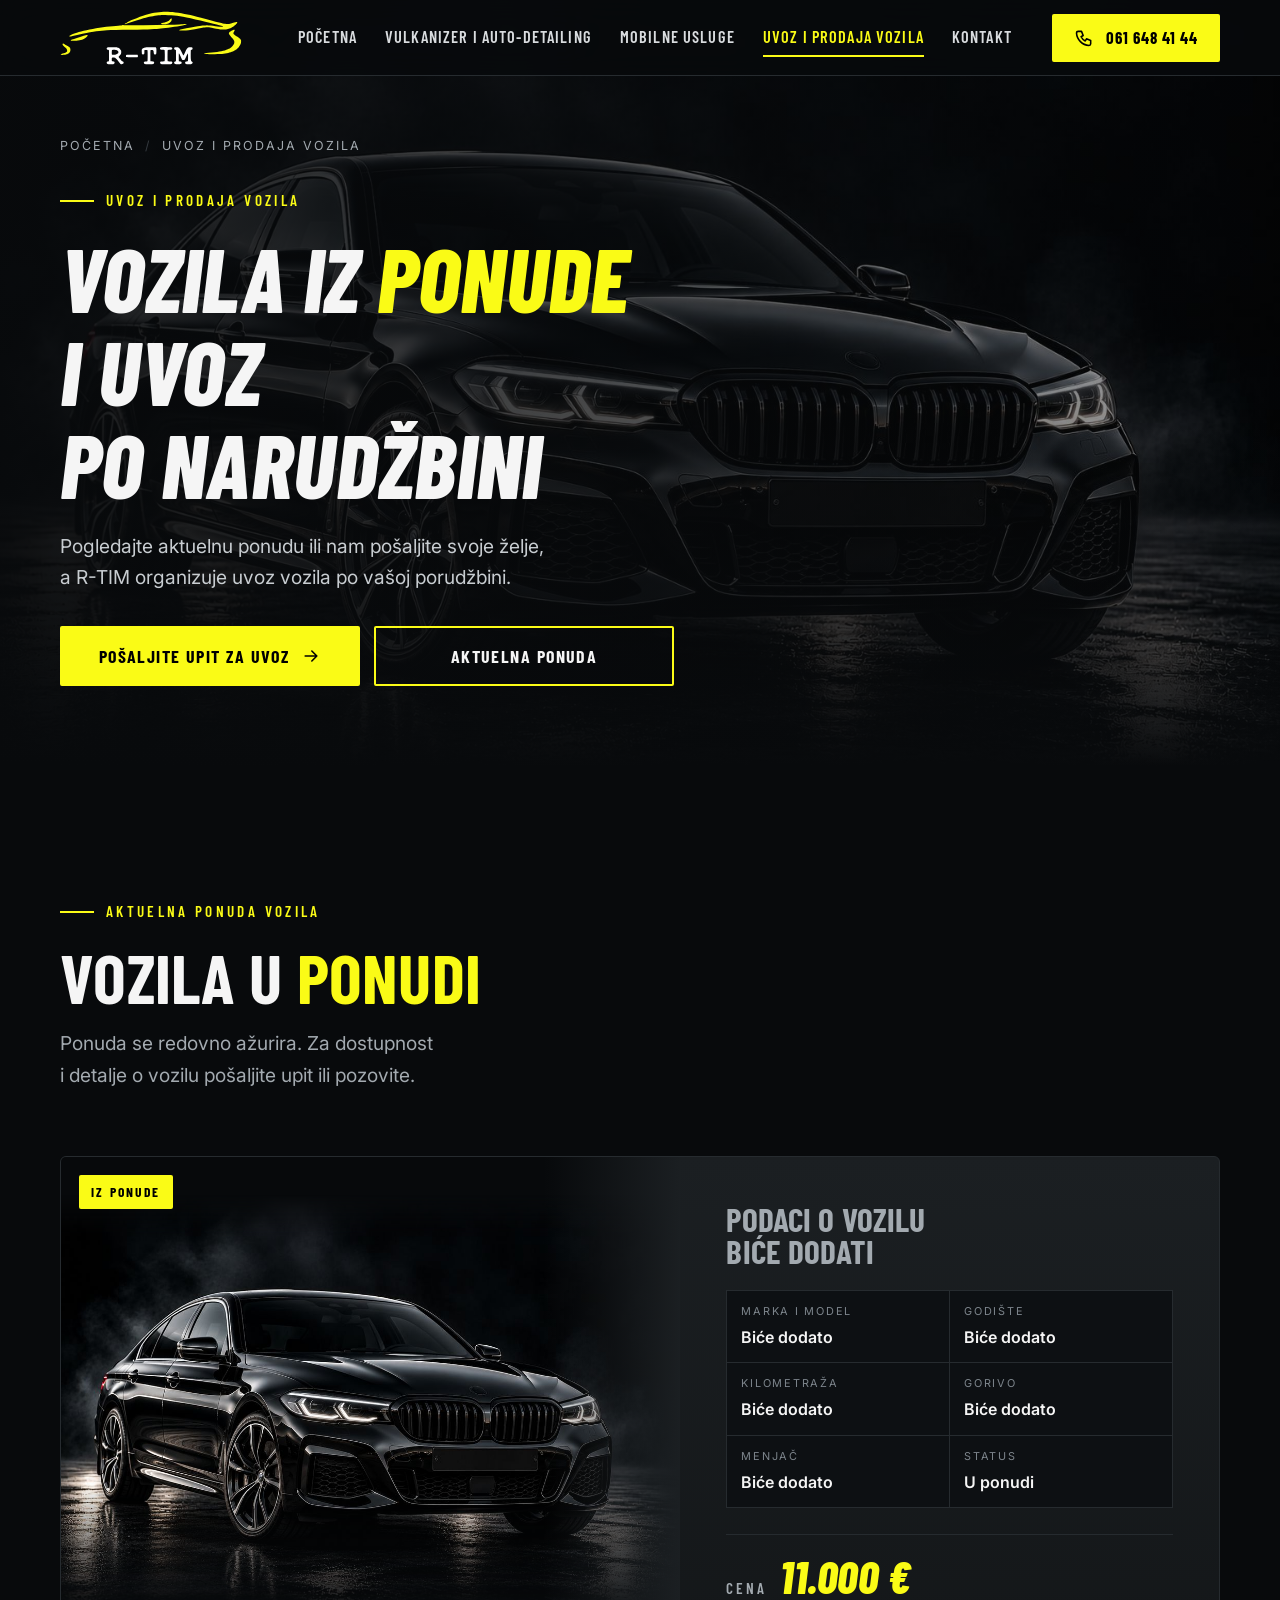
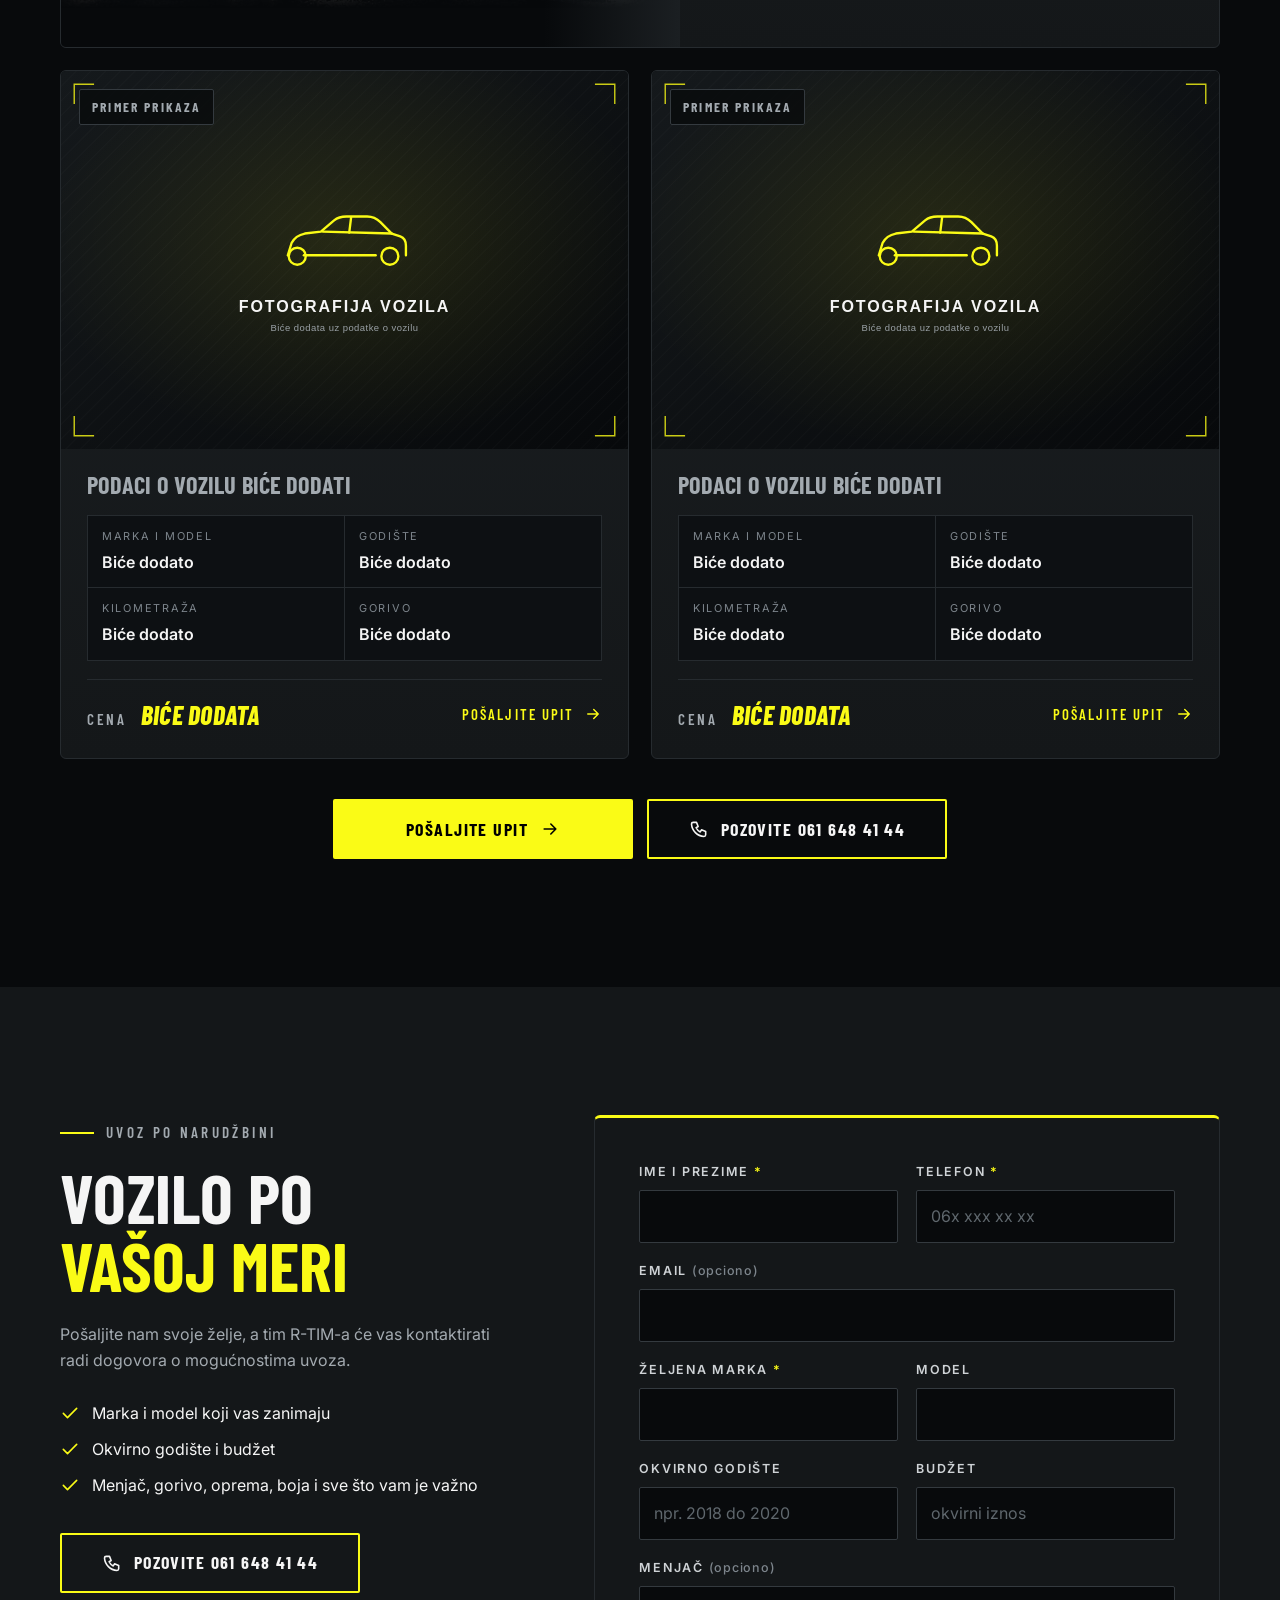
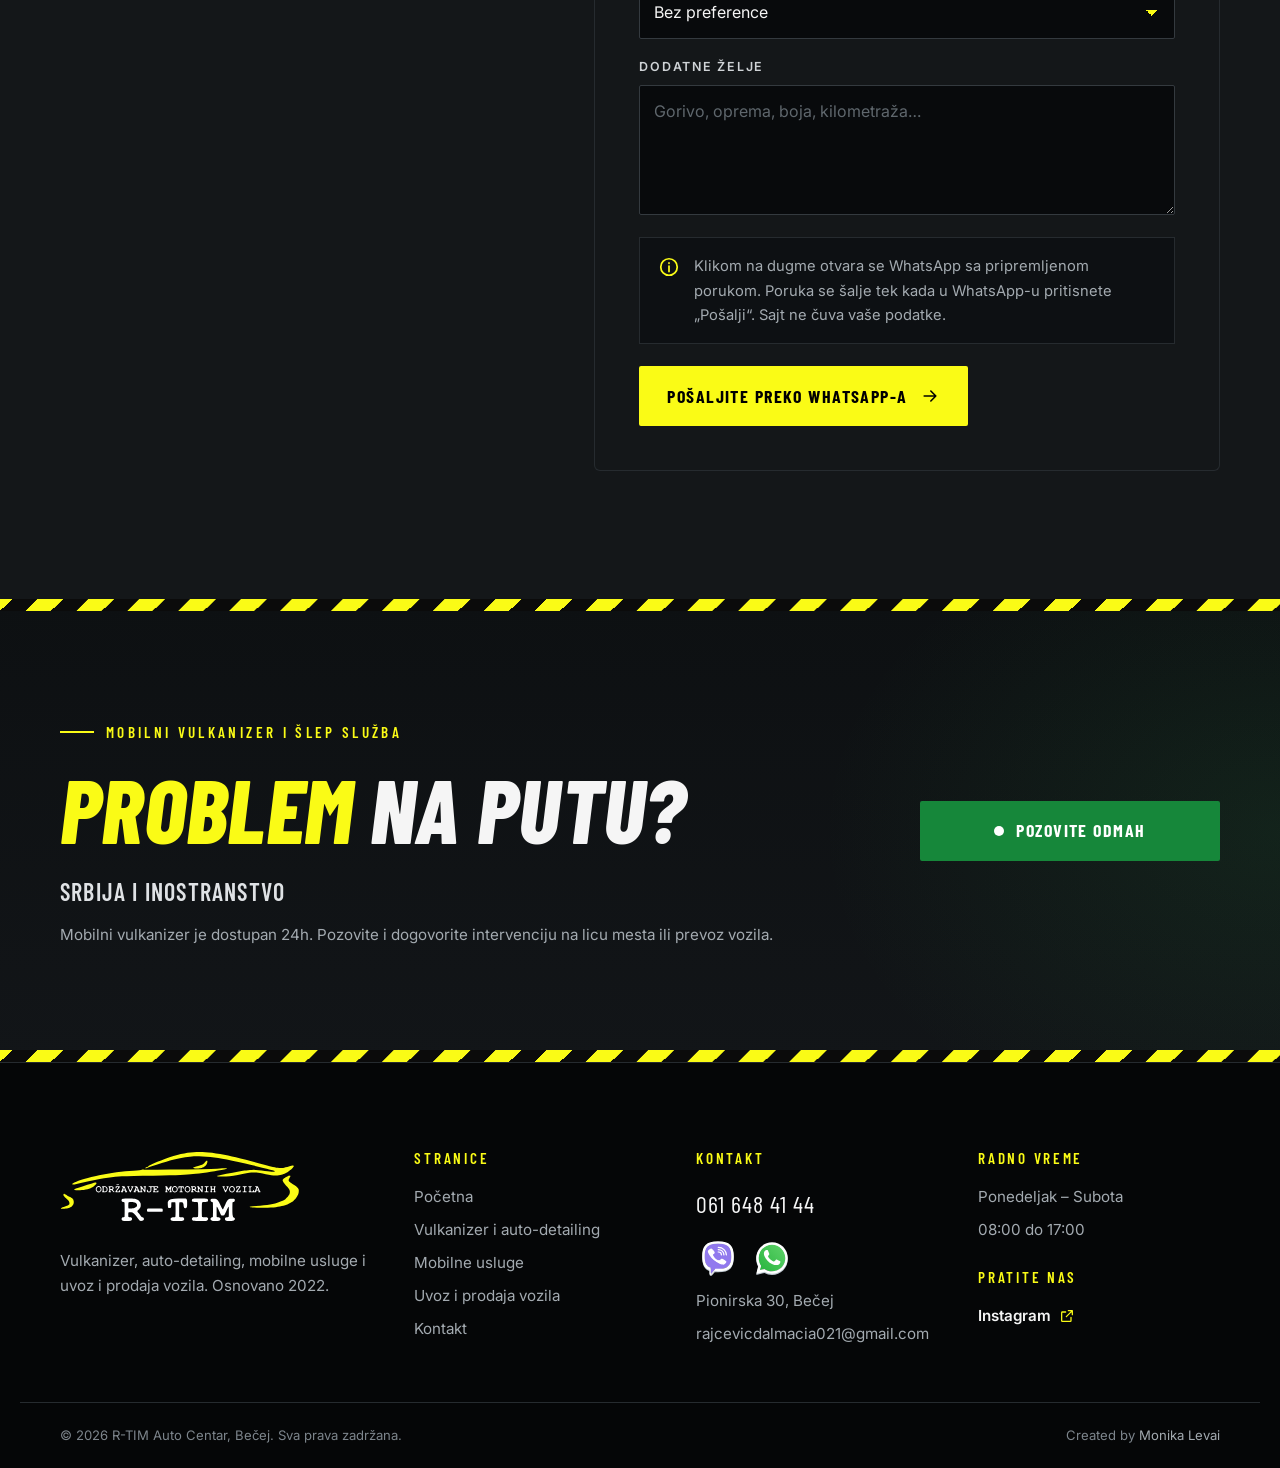
<file: uvoz-prodaja-vozila.html>
<!doctype html>
<html lang="sr-Latn" class="no-js">
<head>
<meta charset="utf-8">
<meta name="viewport" content="width=device-width, initial-scale=1">
<title>Uvoz i prodaja vozila | R-TIM Bečej</title>
<meta name="description" content="Aktuelna ponuda vozila i uvoz vozila po porudžbini. R-TIM, Bečej. Pošaljite upit sa željenom markom, modelom i budžetom ili pozovite 061 648 41 44.">
<meta name="theme-color" content="#080A0C">
<meta property="og:type" content="website">
<meta property="og:locale" content="sr_RS">
<meta property="og:title" content="Uvoz i prodaja vozila | R-TIM Bečej">
<meta property="og:description" content="Aktuelna ponuda vozila i uvoz vozila po porudžbini. R-TIM, Bečej. Pošaljite upit sa željenom markom, modelom i budžetom ili pozovite 061 648 41 44.">
<meta property="og:image" content="rtim-hero-1800.jpg">
<link rel="icon" href="data:image/svg+xml,%3Csvg xmlns='http://www.w3.org/2000/svg' viewBox='0 0 32 32'%3E%3Cpath d='M0 0h32v23l-9 9H0z' fill='%23FAFB16'/%3E%3Ctext x='16' y='23' text-anchor='middle' font-family='Arial' font-weight='700' font-size='19'%3ER%3C/text%3E%3C/svg%3E">
<link rel="preconnect" href="https://fonts.googleapis.com">
<link rel="preconnect" href="https://fonts.gstatic.com" crossorigin>
<link href="https://fonts.googleapis.com/css2?family=Inter:wght@400;500;600;700&amp;family=Barlow+Condensed:ital,wght@0,500;0,600;0,700;0,800;1,700;1,800&amp;family=Caveat:wght@600&amp;display=swap&amp;subset=latin-ext" rel="stylesheet">
<link rel="stylesheet" href="style.css">
</head>
<body class="draft">
<a class="skip-link" href="#sadrzaj">Preskoči na sadržaj</a>
<header class="site-header">
  <div class="wrap header-inner">
    <a class="logo" href="index.html" aria-label="R-TIM Auto Centar Bečej, početna">
      <img src="rtim-logo-compact.svg" alt="R-TIM" width="542" height="161">
    </a>
    <button class="nav-toggle" type="button" aria-expanded="false" aria-controls="main-nav" aria-label="Otvori meni"><span></span></button>
    <nav class="main-nav" id="main-nav" aria-label="Glavna navigacija">
      <ul>
        <li><a href="index.html">Početna</a></li>
        <li><a href="vulkanizer-perionica.html">Vulkanizer i auto-detailing</a></li>
        <li><a href="mobilni-vulkanizer.html">Mobilne usluge</a></li>
        <li><a href="uvoz-prodaja-vozila.html" aria-current="page">Uvoz i prodaja vozila</a></li>
        <li><a href="kontakt.html">Kontakt</a></li>
      </ul>
      <div class="nav-extra">
        <a class="btn" href="tel:+381616484144"><svg viewBox="0 0 24 24" fill="none" stroke="currentColor" stroke-width="1.9" stroke-linecap="round" stroke-linejoin="round" aria-hidden="true" focusable="false"><path d="M5 4h4l2 5-2.5 1.5a11 11 0 0 0 5 5L15 13l5 2v4a2 2 0 0 1-2 2A16 16 0 0 1 3 6a2 2 0 0 1 2-2"/></svg><span>Pozovite 061 648 41 44</span></a>
        <a class="btn btn--call" href="tel:+381616484144"><span class="ring" aria-hidden="true"></span><span>Pomoć na putu</span></a>
        <p>Pon. – Sub. 08:00 do 17:00 · Pionirska 30, Bečej</p>
      </div>
    </nav>
    <a class="btn header-call" href="tel:+381616484144" aria-label="Pozovite R-TIM na 061 648 41 44"><svg viewBox="0 0 24 24" fill="none" stroke="currentColor" stroke-width="1.9" stroke-linecap="round" stroke-linejoin="round" aria-hidden="true" focusable="false"><path d="M5 4h4l2 5-2.5 1.5a11 11 0 0 0 5 5L15 13l5 2v4a2 2 0 0 1-2 2A16 16 0 0 1 3 6a2 2 0 0 1 2-2"/></svg><span class="num">061 648 41 44</span></a>
  </div>
</header>
<main id="sadrzaj">

<section class="page-hero" aria-labelledby="page-title">
  <div class="bg"><img src="hero-uvoz.jpg" alt="Crni sedan na mokrom asfaltu" width="2000" height="900" style="object-position:right center"></div>
  <div class="wrap">
    <ol class="crumbs" style="list-style:none;padding:0;margin:0 0 26px;display:flex"><li><a href="index.html">Početna</a></li><li aria-current="page">Uvoz i prodaja vozila</li></ol>
    <p class="eyebrow">Uvoz i prodaja vozila</p>
    <h1 id="page-title">Vozila iz <span class="accent">ponude</span><br>i&nbsp;uvoz po&nbsp;narudžbini</h1>
    <p class="lead">Pogledajte aktuelnu ponudu ili nam pošaljite svoje želje, a R-TIM organizuje uvoz vozila po vašoj porudžbini.</p>
    <div class="btn-row"><a class="btn btn--lg" href="#upit">Pošaljite upit za uvoz <svg viewBox="0 0 24 24" fill="none" stroke="currentColor" stroke-width="1.9" stroke-linecap="round" stroke-linejoin="round" aria-hidden="true" focusable="false"><path d="M5 12h14M13 6l6 6-6 6"/></svg></a><a class="btn btn--ghost btn--lg" href="#ponuda">Aktuelna ponuda</a></div>
  </div>
</section>

<section class="section" id="ponuda" aria-labelledby="ponuda-title">
  <div class="wrap">
    <div class="sec-head reveal">
      <p class="eyebrow">Aktuelna ponuda vozila</p>
      <h2 id="ponuda-title" class="h-lg">Vozila u <span class="accent">ponudi</span></h2>
      <p class="lead">Ponuda se redovno ažurira. Za dostupnost i detalje o vozilu pošaljite upit ili pozovite.</p>
    </div>
    <!-- VOZILA: svaki <article class="featured-car"> je jedno vozilo.
         Za novo vozilo kopirati ceo <article> i zameniti sliku, podatke i cenu. -->
    <!-- ISTAKNUTO VOZILO: zameniti sliku i podatke stvarnim vozilom iz ponude -->
    <article class="featured-car reveal">
      <div class="fc-media">
        <img src="vozilo-istaknuto.jpg" alt="Crni sedan iz ponude R-TIM" loading="lazy" width="1200" height="800">
        <span class="fc-badge">Iz ponude</span>
      </div>
      <div class="fc-body">
        <h3 class="fc-title">Podaci o vozilu<br>biće dodati</h3>
        <dl class="fc-specs">
          <div><dt>Marka i model</dt><dd>Biće dodato</dd></div>
          <div><dt>Godište</dt><dd>Biće dodato</dd></div>
          <div><dt>Kilometraža</dt><dd>Biće dodato</dd></div>
          <div><dt>Gorivo</dt><dd>Biće dodato</dd></div>
          <div><dt>Menjač</dt><dd>Biće dodato</dd></div>
          <div><dt>Status</dt><dd>U ponudi</dd></div>
        </dl>
        <!-- CENA: primer; upisati stvarnu cenu vozila -->
        <p class="fc-price"><span>Cena</span> <strong>11.000&nbsp;€</strong></p>
      </div>
    </article>
    <!-- OSTALA VOZILA: redovi po dva (2+2). Svaki <article class="car-card"> je jedno vozilo; kopirati blok za novo. -->
    <div class="car-pair">
      <article class="car-card reveal">
        <div class="cc-media"><img src="ph-vozilo.svg" alt="Mesto za fotografiju vozila" loading="lazy" width="1200" height="800"><span class="fc-badge fc-badge--muted">Primer prikaza</span></div>
        <div class="cc-body">
          <h3 class="cc-title">Podaci o vozilu biće dodati</h3>
          <dl class="fc-specs">
            <div><dt>Marka i model</dt><dd>Biće dodato</dd></div>
            <div><dt>Godište</dt><dd>Biće dodato</dd></div>
            <div><dt>Kilometraža</dt><dd>Biće dodato</dd></div>
            <div><dt>Gorivo</dt><dd>Biće dodato</dd></div>
          </dl>
          <div class="cc-foot">
            <p class="fc-price fc-price--sm"><span>Cena</span> <strong>Biće dodata</strong></p>
            <a class="link-arrow" href="#upit">Pošaljite upit <svg viewBox="0 0 24 24" fill="none" stroke="currentColor" stroke-width="1.9" stroke-linecap="round" stroke-linejoin="round" aria-hidden="true" focusable="false"><path d="M5 12h14M13 6l6 6-6 6"/></svg></a>
          </div>
        </div>
      </article>
      <article class="car-card reveal">
        <div class="cc-media"><img src="ph-vozilo.svg" alt="Mesto za fotografiju vozila" loading="lazy" width="1200" height="800"><span class="fc-badge fc-badge--muted">Primer prikaza</span></div>
        <div class="cc-body">
          <h3 class="cc-title">Podaci o vozilu biće dodati</h3>
          <dl class="fc-specs">
            <div><dt>Marka i model</dt><dd>Biće dodato</dd></div>
            <div><dt>Godište</dt><dd>Biće dodato</dd></div>
            <div><dt>Kilometraža</dt><dd>Biće dodato</dd></div>
            <div><dt>Gorivo</dt><dd>Biće dodato</dd></div>
          </dl>
          <div class="cc-foot">
            <p class="fc-price fc-price--sm"><span>Cena</span> <strong>Biće dodata</strong></p>
            <a class="link-arrow" href="#upit">Pošaljite upit <svg viewBox="0 0 24 24" fill="none" stroke="currentColor" stroke-width="1.9" stroke-linecap="round" stroke-linejoin="round" aria-hidden="true" focusable="false"><path d="M5 12h14M13 6l6 6-6 6"/></svg></a>
          </div>
        </div>
      </article>
    </div>
    <div class="fc-actions reveal">
      <a class="btn" href="#upit">Pošaljite upit <svg viewBox="0 0 24 24" fill="none" stroke="currentColor" stroke-width="1.9" stroke-linecap="round" stroke-linejoin="round" aria-hidden="true" focusable="false"><path d="M5 12h14M13 6l6 6-6 6"/></svg></a>
      <a class="btn btn--ghost" href="tel:+381616484144"><svg viewBox="0 0 24 24" fill="none" stroke="currentColor" stroke-width="1.9" stroke-linecap="round" stroke-linejoin="round" aria-hidden="true" focusable="false"><path d="M5 4h4l2 5-2.5 1.5a11 11 0 0 0 5 5L15 13l5 2v4a2 2 0 0 1-2 2A16 16 0 0 1 3 6a2 2 0 0 1 2-2"/></svg><span>Pozovite 061 648 41 44</span></a>
    </div>
  </div>
</section>

<section class="section section--graphite" id="upit" aria-labelledby="upit-title">
  <div class="wrap form-wrap">
    <div class="split-text reveal">
      <p class="eyebrow">Uvoz po narudžbini</p>
      <h2 id="upit-title" class="h-lg">Vozilo po <span class="accent">vašoj meri</span></h2>
      <p>Pošaljite nam svoje želje, a tim R-TIM-a će vas kontaktirati radi dogovora o mogućnostima uvoza.</p>
      <ul class="check-list">
        <li><svg viewBox="0 0 24 24" fill="none" stroke="currentColor" stroke-width="1.9" stroke-linecap="round" stroke-linejoin="round" aria-hidden="true" focusable="false"><path d="M4 12.5l5 5L20 6.5"/></svg><span>Marka i model koji vas zanimaju</span></li>
        <li><svg viewBox="0 0 24 24" fill="none" stroke="currentColor" stroke-width="1.9" stroke-linecap="round" stroke-linejoin="round" aria-hidden="true" focusable="false"><path d="M4 12.5l5 5L20 6.5"/></svg><span>Okvirno godište i budžet</span></li>
        <li><svg viewBox="0 0 24 24" fill="none" stroke="currentColor" stroke-width="1.9" stroke-linecap="round" stroke-linejoin="round" aria-hidden="true" focusable="false"><path d="M4 12.5l5 5L20 6.5"/></svg><span>Menjač, gorivo, oprema, boja i sve što vam je važno</span></li>
      </ul>
      <a class="btn btn--ghost" href="tel:+381616484144"><svg viewBox="0 0 24 24" fill="none" stroke="currentColor" stroke-width="1.9" stroke-linecap="round" stroke-linejoin="round" aria-hidden="true" focusable="false"><path d="M5 4h4l2 5-2.5 1.5a11 11 0 0 0 5 5L15 13l5 2v4a2 2 0 0 1-2 2A16 16 0 0 1 3 6a2 2 0 0 1 2-2"/></svg><span>Pozovite 061 648 41 44</span></a>
    </div>
    <div class="form-card reveal">
      <form data-wa-form data-title="Upit za uvoz vozila sa sajta R-TIM" novalidate>
        <div class="form-grid">
          <div class="field"><label for="upit-ime">Ime i prezime <span class="req" aria-hidden="true">*</span></label><input id="upit-ime" aria-describedby="upit-ime-err" name="upit-ime" type="text" data-label="Ime i prezime" required aria-required="true" autocomplete="name"><span class="err" id="upit-ime-err">Ovo polje je obavezno.</span></div>
          <div class="field"><label for="upit-tel">Telefon <span class="req" aria-hidden="true">*</span></label><input id="upit-tel" aria-describedby="upit-tel-err" name="upit-tel" type="tel" data-label="Telefon" placeholder="06x xxx xx xx" required aria-required="true" autocomplete="tel"><span class="err" id="upit-tel-err">Ovo polje je obavezno.</span></div>
          <div class="field field--full"><label for="upit-email">Email <span class="opt">(opciono)</span></label><input id="upit-email" aria-describedby="upit-email-err" name="upit-email" type="email" data-label="Email" autocomplete="email"><span class="err" id="upit-email-err">Ovo polje je obavezno.</span></div>
          <div class="field"><label for="upit-marka">Željena marka <span class="req" aria-hidden="true">*</span></label><input id="upit-marka" aria-describedby="upit-marka-err" name="upit-marka" type="text" data-label="Željena marka" required aria-required="true"><span class="err" id="upit-marka-err">Ovo polje je obavezno.</span></div>
          <div class="field"><label for="upit-model">Model</label><input id="upit-model" name="upit-model" type="text" data-label="Model"></div>
          <div class="field"><label for="upit-god">Okvirno godište</label><input id="upit-god" name="upit-god" type="text" data-label="Okvirno godište" placeholder="npr. 2018 do 2020"></div>
          <div class="field"><label for="upit-budzet">Budžet</label><input id="upit-budzet" name="upit-budzet" type="text" data-label="Budžet" placeholder="okvirni iznos"></div>
          <div class="field field--full"><label for="upit-menjac">Menjač <span class="opt">(opciono)</span></label><select id="upit-menjac" name="upit-menjac" data-label="Menjač"><option value="">Bez preference</option><option>Manuelni</option><option>Automatski</option></select></div>
          <div class="field field--full"><label for="upit-zelje">Dodatne želje</label><textarea id="upit-zelje" name="upit-zelje" data-label="Dodatne želje" placeholder="Gorivo, oprema, boja, kilometraža…"></textarea></div>
        </div>
        <div class="form-method"><svg viewBox="0 0 24 24" fill="none" stroke="currentColor" stroke-width="1.9" stroke-linecap="round" stroke-linejoin="round" aria-hidden="true" focusable="false"><circle cx="12" cy="12" r="9"/><path d="M12 11v6M12 7.5v.5"/></svg><p data-method-text>Klikom na dugme otvara se WhatsApp sa pripremljenom porukom. Poruka se šalje tek kada u WhatsApp-u pritisnete „Pošalji“. Sajt ne čuva vaše podatke.</p></div>
        <div class="form-actions">
          <button class="btn btn--lg" type="submit"><span data-submit-label>Pošaljite preko WhatsApp-a</span> <svg viewBox="0 0 24 24" fill="none" stroke="currentColor" stroke-width="1.9" stroke-linecap="round" stroke-linejoin="round" aria-hidden="true" focusable="false"><path d="M5 12h14M13 6l6 6-6 6"/></svg></button>
        </div>
        <div class="form-status" aria-live="polite"></div>
      </form>
    </div>
  </div>
</section>

<section class="banner" aria-labelledby="road-banner-title">
  <span class="hazard hazard--top" aria-hidden="true"></span>
  <div class="wrap banner-inner reveal">
    <div class="banner-text">
      <p class="eyebrow">Mobilni vulkanizer i šlep služba</p>
      <h2 id="road-banner-title"><span class="accent">Problem</span> na&nbsp;putu?</h2>
      <p class="banner-lead">Srbija i inostranstvo</p>
      <p class="small-note">Mobilni vulkanizer je dostupan 24h. Pozovite i dogovorite intervenciju na licu mesta ili prevoz vozila.</p>
    </div>
    <div class="banner-cta">
      <a class="btn btn--call" href="tel:+381616484144"><span class="ring" aria-hidden="true"></span><span>Pozovite odmah</span></a>
    </div>
  </div>
  <span class="hazard hazard--bottom" aria-hidden="true"></span>
</section>

</main>
<footer class="site-footer">
  <div class="wrap">
    <div class="foot-grid">
      <div class="foot-brand">
        <a class="logo logo--full" href="index.html" aria-label="R-TIM, početna">
          <img src="rtim-logo.svg" alt="R-TIM, održavanje motornih vozila" width="562" height="166">
        </a>
        <p>Vulkanizer, auto-detailing, mobilne usluge i uvoz i prodaja vozila. Osnovano 2022.</p>
      </div>
      <div>
        <h4>Stranice</h4>
        <ul>
          <li><a href="index.html">Početna</a></li>
          <li><a href="vulkanizer-perionica.html">Vulkanizer i auto-detailing</a></li>
          <li><a href="mobilni-vulkanizer.html">Mobilne usluge</a></li>
          <li><a href="uvoz-prodaja-vozila.html">Uvoz i prodaja vozila</a></li>
          <li><a href="kontakt.html">Kontakt</a></li>
        </ul>
      </div>
      <div>
        <h4>Kontakt</h4>
        <ul>
          <li><a class="foot-phone" href="tel:+381616484144">061 648 41 44</a></li>
          <li class="foot-msg">
            <a class="msg-btn msg-viber" title="Viber" href="viber://chat?number=%2B381616484144" aria-label="Viber poruka na 061 648 41 44"><img src="ikona-viber.svg" alt="" width="32" height="32"><span class="sr-only">Viber</span></a>
            <a class="msg-btn msg-wa" title="WhatsApp" href="https://wa.me/381616484144" target="_blank" rel="noopener" aria-label="WhatsApp poruka na 061 648 41 44"><img src="ikona-whatsapp.svg" alt="" width="32" height="32"><span class="sr-only">WhatsApp</span></a>
          </li>
          <li>Pionirska 30, Bečej</li>
          <li><a href="mailto:rajcevicdalmacia021@gmail.com" class="foot-email">rajcevicdalmacia021@gmail.com</a></li>
        </ul>
      </div>
      <div>
        <h4>Radno vreme</h4>
        <ul>
          <li>Ponedeljak – Subota</li>
          <li>08:00 do 17:00</li>
        </ul>
        <h4 class="foot-follow">Pratite nas</h4>
        <ul>
          <li><a class="foot-social" href="https://www.instagram.com/auto_centar_r_tim/" target="_blank" rel="noopener">Instagram <span class="sr-only">(otvara se u novom prozoru)</span><svg viewBox="0 0 24 24" fill="none" stroke="currentColor" stroke-width="1.9" stroke-linecap="round" stroke-linejoin="round" aria-hidden="true" focusable="false"><path d="M14 4h6v6M20 4l-9 9M18 14v5a1 1 0 0 1-1 1H5a1 1 0 0 1-1-1V7a1 1 0 0 1 1-1h5"/></svg></a></li>
        </ul>
      </div>
    </div>
  </div>
  <div class="wrap foot-bottom">
    <span>© <span data-year>2026</span> R-TIM Auto Centar, Bečej. Sva prava zadržana.</span>
    <span>Created by <a href="https://monikalevai.com/" target="_blank" rel="noopener">Monika Levai</a></span>
  </div>
</footer>
<a class="float-call" href="tel:+381616484144" aria-label="Pozovite R-TIM na 061 648 41 44" title="Pozovite 061 648 41 44"><svg viewBox="0 0 24 24" fill="none" stroke="currentColor" stroke-width="1.9" stroke-linecap="round" stroke-linejoin="round" aria-hidden="true" focusable="false"><path d="M5 4h4l2 5-2.5 1.5a11 11 0 0 0 5 5L15 13l5 2v4a2 2 0 0 1-2 2A16 16 0 0 1 3 6a2 2 0 0 1 2-2"/></svg></a>
<script src="main.js"></script>
</body>
</html>
</file>
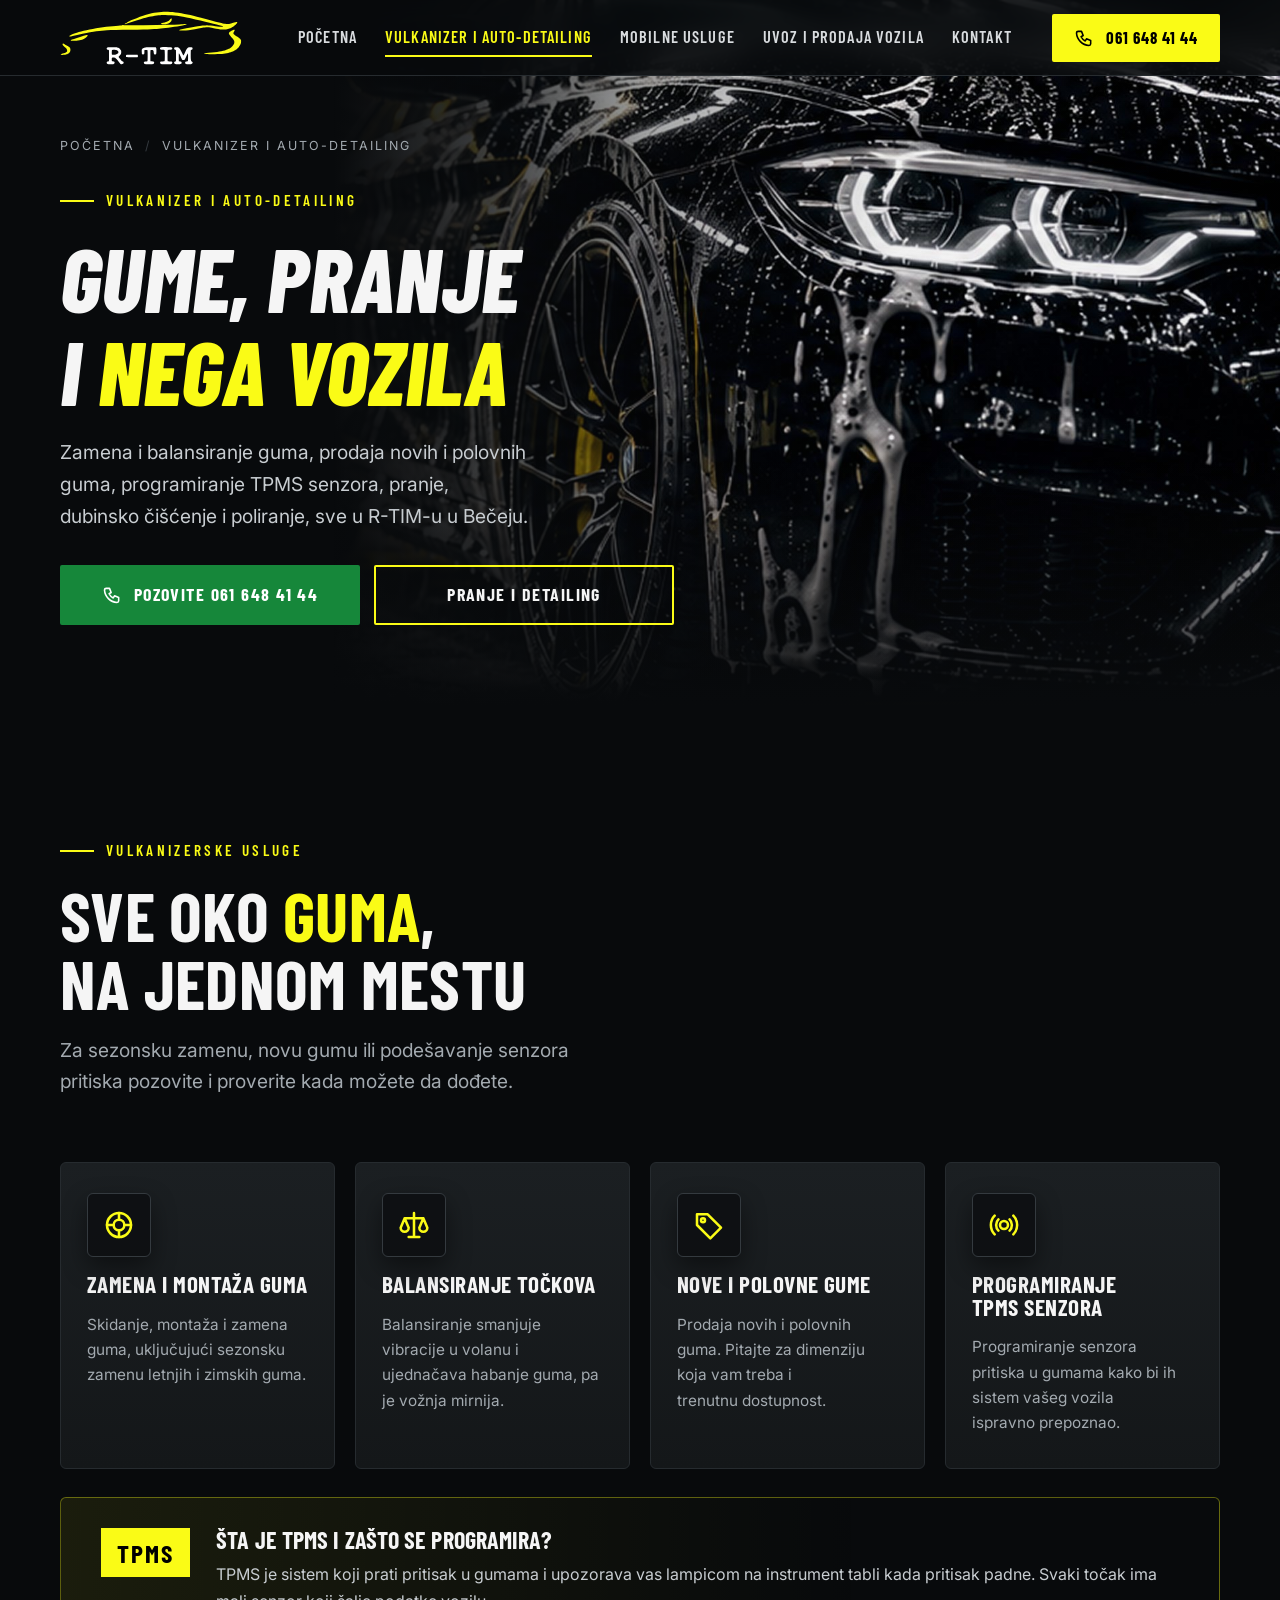
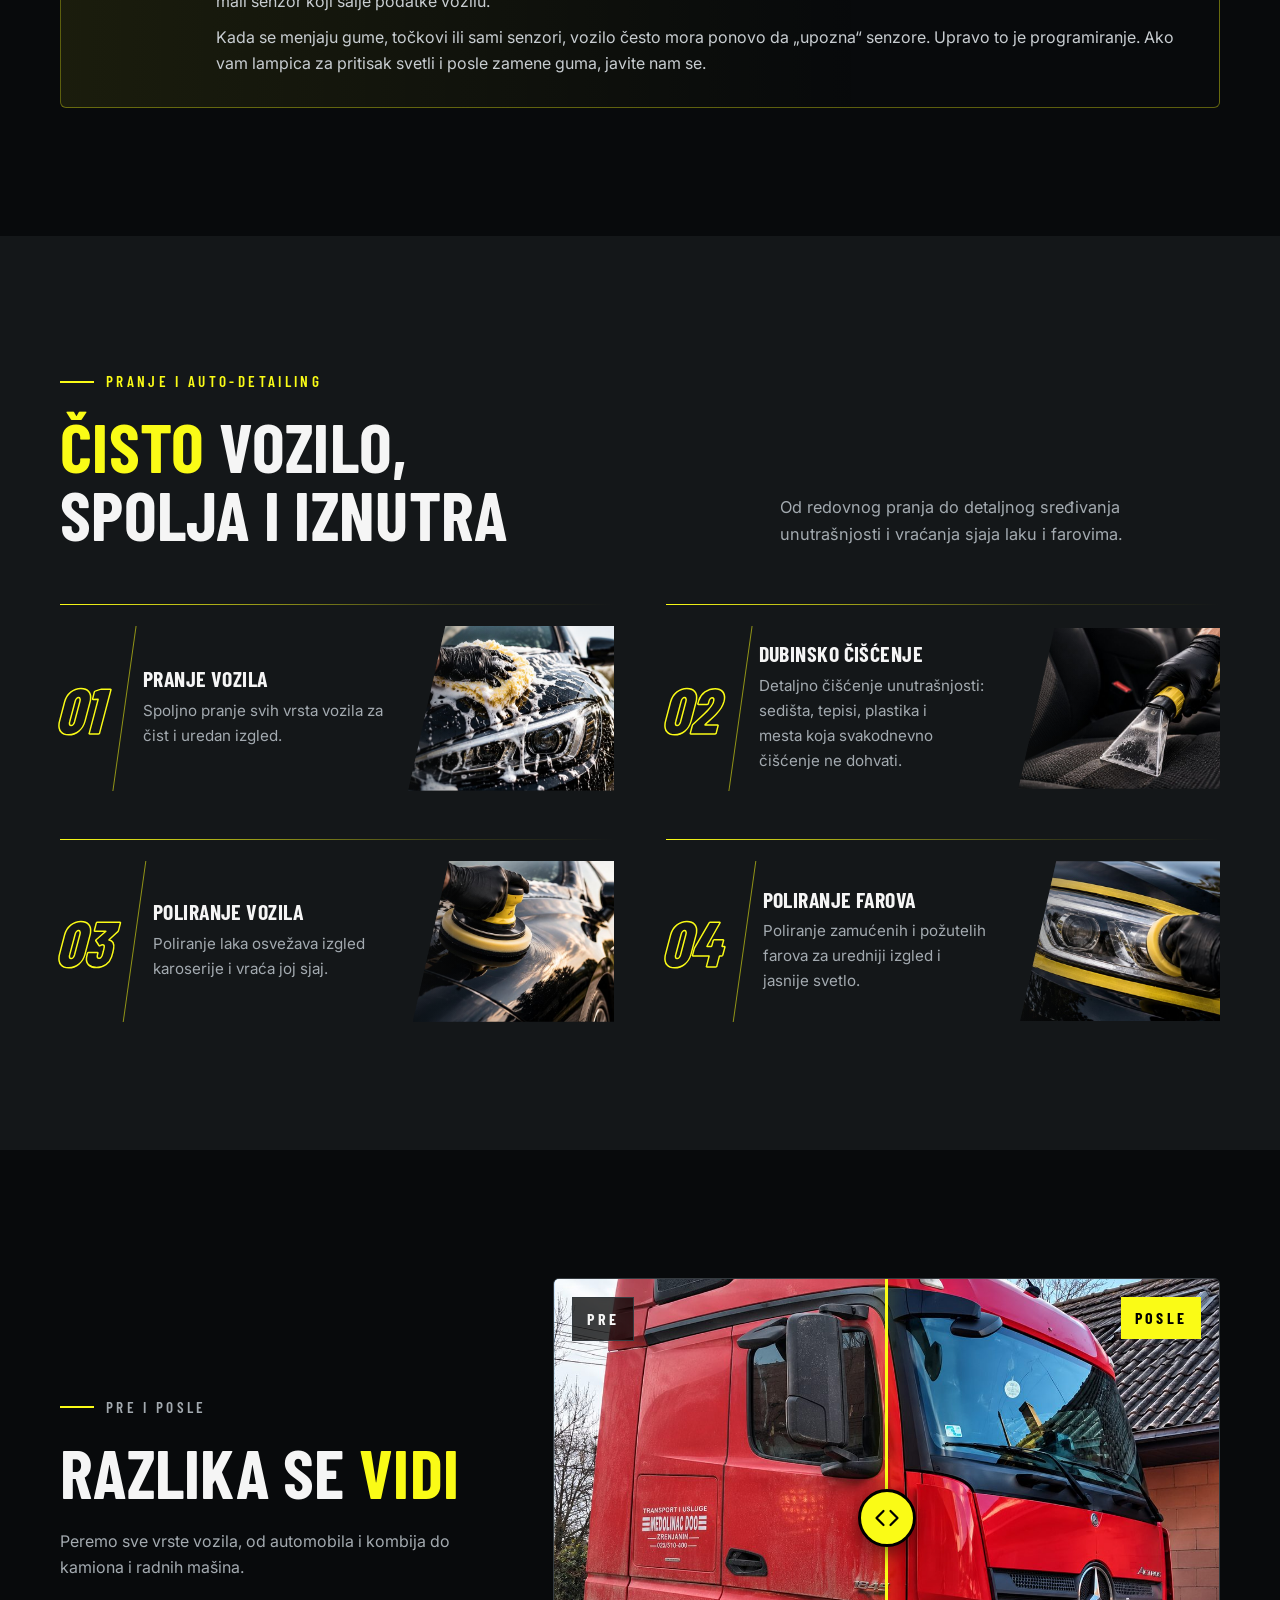
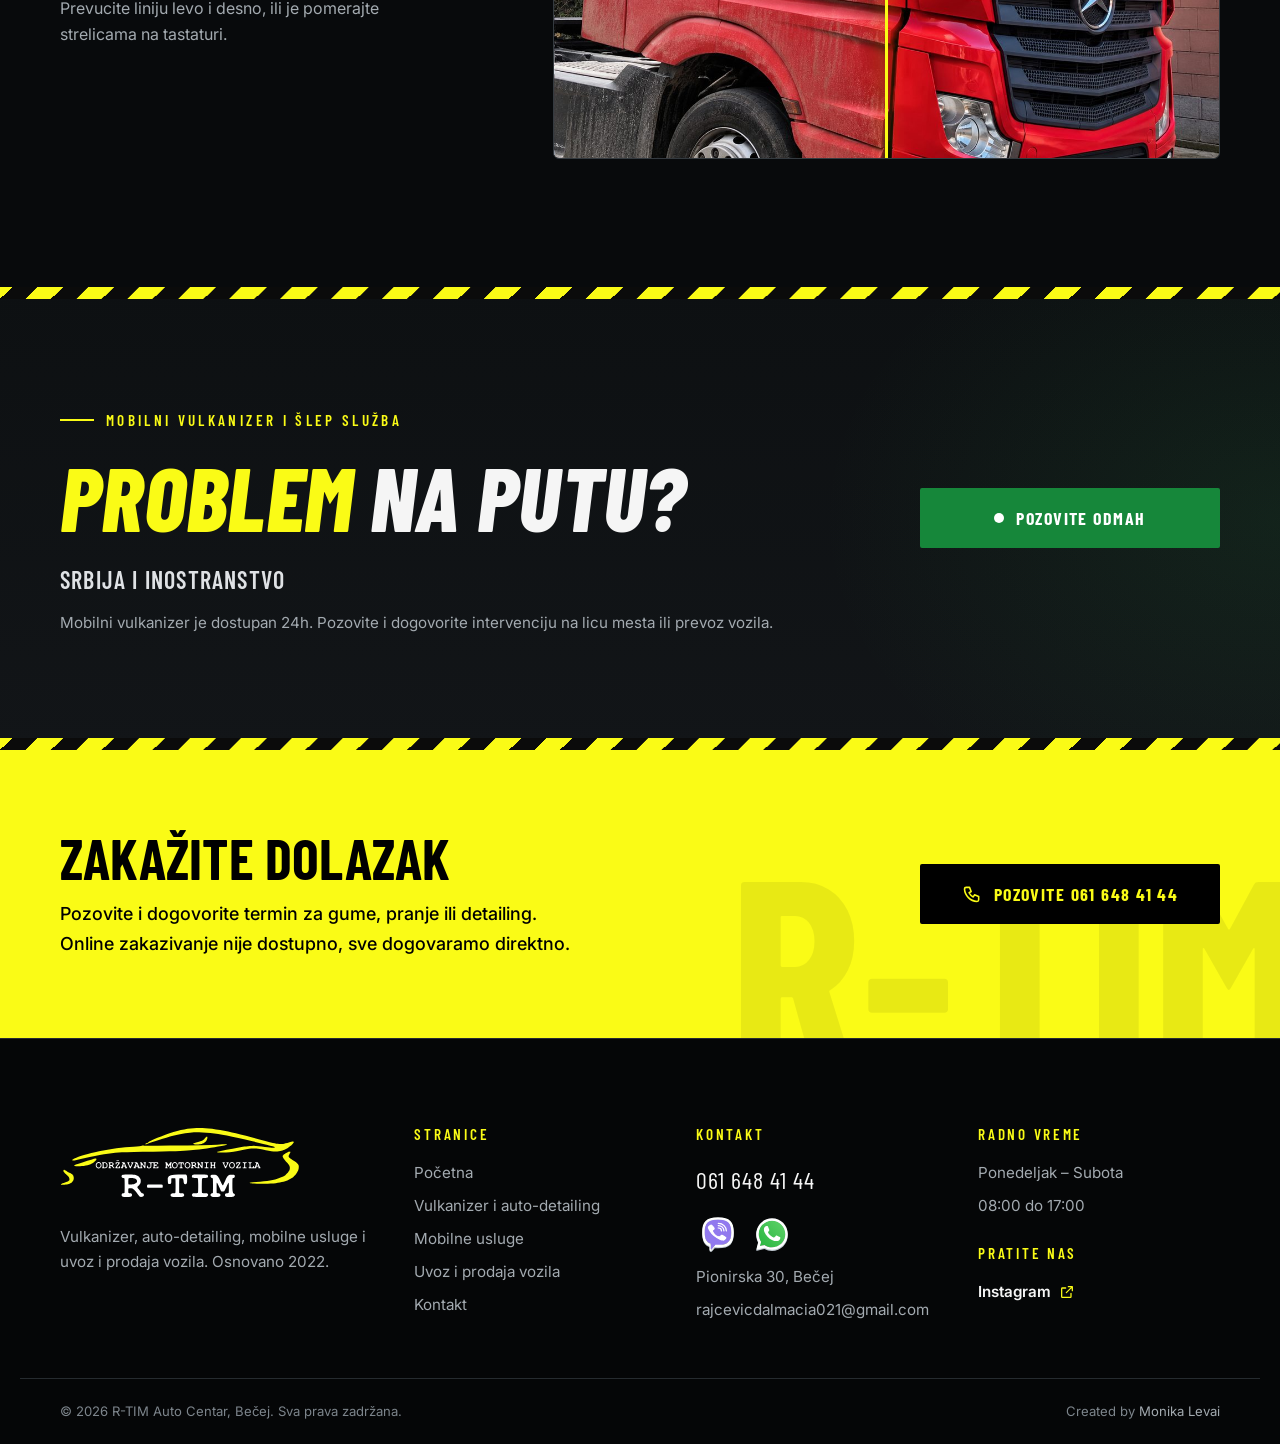
<file: vulkanizer-perionica.html>
<!doctype html>
<html lang="sr-Latn" class="no-js">
<head>
<meta charset="utf-8">
<meta name="viewport" content="width=device-width, initial-scale=1">
<title>Vulkanizer i auto-detailing | R-TIM Bečej</title>
<meta name="description" content="Zamena i balansiranje guma, nove i polovne gume, programiranje TPMS senzora, pranje vozila, dubinsko čišćenje, poliranje vozila i farova. R-TIM, Bečej.">
<meta name="theme-color" content="#080A0C">
<meta property="og:type" content="website">
<meta property="og:locale" content="sr_RS">
<meta property="og:title" content="Vulkanizer i auto-detailing | R-TIM Bečej">
<meta property="og:description" content="Zamena i balansiranje guma, nove i polovne gume, programiranje TPMS senzora, pranje vozila, dubinsko čišćenje, poliranje vozila i farova. R-TIM, Bečej.">
<meta property="og:image" content="rtim-hero-1800.jpg">
<link rel="icon" href="data:image/svg+xml,%3Csvg xmlns='http://www.w3.org/2000/svg' viewBox='0 0 32 32'%3E%3Cpath d='M0 0h32v23l-9 9H0z' fill='%23FAFB16'/%3E%3Ctext x='16' y='23' text-anchor='middle' font-family='Arial' font-weight='700' font-size='19'%3ER%3C/text%3E%3C/svg%3E">
<link rel="preconnect" href="https://fonts.googleapis.com">
<link rel="preconnect" href="https://fonts.gstatic.com" crossorigin>
<link href="https://fonts.googleapis.com/css2?family=Inter:wght@400;500;600;700&amp;family=Barlow+Condensed:ital,wght@0,500;0,600;0,700;0,800;1,700;1,800&amp;family=Caveat:wght@600&amp;display=swap&amp;subset=latin-ext" rel="stylesheet">
<link rel="stylesheet" href="style.css">
</head>
<body class="draft">
<a class="skip-link" href="#sadrzaj">Preskoči na sadržaj</a>
<header class="site-header">
  <div class="wrap header-inner">
    <a class="logo" href="index.html" aria-label="R-TIM Auto Centar Bečej, početna">
      <img src="rtim-logo-compact.svg" alt="R-TIM" width="542" height="161">
    </a>
    <button class="nav-toggle" type="button" aria-expanded="false" aria-controls="main-nav" aria-label="Otvori meni"><span></span></button>
    <nav class="main-nav" id="main-nav" aria-label="Glavna navigacija">
      <ul>
        <li><a href="index.html">Početna</a></li>
        <li><a href="vulkanizer-perionica.html" aria-current="page">Vulkanizer i auto-detailing</a></li>
        <li><a href="mobilni-vulkanizer.html">Mobilne usluge</a></li>
        <li><a href="uvoz-prodaja-vozila.html">Uvoz i prodaja vozila</a></li>
        <li><a href="kontakt.html">Kontakt</a></li>
      </ul>
      <div class="nav-extra">
        <a class="btn" href="tel:+381616484144"><svg viewBox="0 0 24 24" fill="none" stroke="currentColor" stroke-width="1.9" stroke-linecap="round" stroke-linejoin="round" aria-hidden="true" focusable="false"><path d="M5 4h4l2 5-2.5 1.5a11 11 0 0 0 5 5L15 13l5 2v4a2 2 0 0 1-2 2A16 16 0 0 1 3 6a2 2 0 0 1 2-2"/></svg><span>Pozovite 061 648 41 44</span></a>
        <a class="btn btn--call" href="tel:+381616484144"><span class="ring" aria-hidden="true"></span><span>Pomoć na putu</span></a>
        <p>Pon. – Sub. 08:00 do 17:00 · Pionirska 30, Bečej</p>
      </div>
    </nav>
    <a class="btn header-call" href="tel:+381616484144" aria-label="Pozovite R-TIM na 061 648 41 44"><svg viewBox="0 0 24 24" fill="none" stroke="currentColor" stroke-width="1.9" stroke-linecap="round" stroke-linejoin="round" aria-hidden="true" focusable="false"><path d="M5 4h4l2 5-2.5 1.5a11 11 0 0 0 5 5L15 13l5 2v4a2 2 0 0 1-2 2A16 16 0 0 1 3 6a2 2 0 0 1 2-2"/></svg><span class="num">061 648 41 44</span></a>
  </div>
</header>
<main id="sadrzaj">

<section class="page-hero page-hero--vp" aria-labelledby="page-title">
  <div class="bg"><img src="hero-vulkanizer.jpg" alt="Crni automobil u peni pod mlazom vode, sportska felna sa žutom kočionom čeljusti" width="2000" height="900" style="object-position:right center"></div>
  <div class="wrap">
    <ol class="crumbs" style="list-style:none;padding:0;margin:0 0 26px;display:flex"><li><a href="index.html">Početna</a></li><li aria-current="page">Vulkanizer i auto-detailing</li></ol>
    <p class="eyebrow">Vulkanizer i auto-detailing</p>
    <h1 id="page-title">Gume, pranje i&nbsp;<span class="accent">nega vozila</span></h1>
    <p class="lead">Zamena i balansiranje guma, prodaja novih i polovnih guma, programiranje TPMS senzora, pranje, dubinsko čišćenje i poliranje, sve u R-TIM-u u Bečeju.</p>
    <div class="btn-row"><a class="btn btn--call btn--lg" href="tel:+381616484144"><svg viewBox="0 0 24 24" fill="none" stroke="currentColor" stroke-width="1.9" stroke-linecap="round" stroke-linejoin="round" aria-hidden="true" focusable="false"><path d="M5 4h4l2 5-2.5 1.5a11 11 0 0 0 5 5L15 13l5 2v4a2 2 0 0 1-2 2A16 16 0 0 1 3 6a2 2 0 0 1 2-2"/></svg><span>Pozovite 061 648 41 44</span></a><a class="btn btn--ghost btn--lg" href="#detailing">Pranje i detailing</a></div>
  </div>
</section>

<section class="section" id="vulkanizer" aria-labelledby="vulk-title">
  <div class="wrap">
    <div class="sec-head reveal">
      <p class="eyebrow">Vulkanizerske usluge</p>
      <h2 id="vulk-title" class="h-lg">Sve oko <span class="accent">guma</span>, na jednom mestu</h2>
      <p class="lead">Za sezonsku zamenu, novu gumu ili podešavanje senzora pritiska pozovite i proverite kada možete da dođete.</p>
    </div>
    <div class="feat-grid">
      <article class="feat reveal">
        <span class="svc-ico"><svg viewBox="0 0 24 24" fill="none" stroke="currentColor" stroke-width="1.9" stroke-linecap="round" stroke-linejoin="round" aria-hidden="true" focusable="false"><circle cx="12" cy="12" r="9"/><circle cx="12" cy="12" r="4"/><path d="M12 3v5M12 16v5M3 12h5M16 12h5"/></svg></span>
        <h3>Zamena i montaža guma</h3>
        <p>Skidanje, montaža i zamena guma, uključujući sezonsku zamenu letnjih i zimskih guma.</p>
      </article>
      <article class="feat reveal">
        <span class="svc-ico"><svg viewBox="0 0 24 24" fill="none" stroke="currentColor" stroke-width="1.9" stroke-linecap="round" stroke-linejoin="round" aria-hidden="true" focusable="false"><path d="M12 3v18M5 7h14M5 7l-3 7a3 3 0 0 0 6 0L5 7zM19 7l-3 7a3 3 0 0 0 6 0l-3-7zM8 21h8"/></svg></span>
        <h3>Balansiranje točkova</h3>
        <p>Balansiranje smanjuje vibracije u volanu i ujednačava habanje guma, pa je vožnja mirnija.</p>
      </article>
      <article class="feat reveal">
        <span class="svc-ico"><svg viewBox="0 0 24 24" fill="none" stroke="currentColor" stroke-width="1.9" stroke-linecap="round" stroke-linejoin="round" aria-hidden="true" focusable="false"><path d="M3 12V4h8l10 10-8 8L3 12z"/><circle cx="7.5" cy="8.5" r="1.5"/></svg></span>
        <h3>Nove i polovne gume</h3>
        <p>Prodaja novih i polovnih guma. Pitajte za dimenziju koja vam treba i trenutnu dostupnost.</p>
      </article>
      <article class="feat reveal">
        <span class="svc-ico"><svg viewBox="0 0 24 24" fill="none" stroke="currentColor" stroke-width="1.9" stroke-linecap="round" stroke-linejoin="round" aria-hidden="true" focusable="false"><circle cx="12" cy="12" r="3"/><path d="M7.8 7.8a6 6 0 0 0 0 8.4M16.2 7.8a6 6 0 0 1 0 8.4M5 5a10 10 0 0 0 0 14M19 5a10 10 0 0 1 0 14"/></svg></span>
        <h3>Programiranje TPMS senzora</h3>
        <p>Programiranje senzora pritiska u gumama kako bi ih sistem vašeg vozila ispravno prepoznao.</p>
      </article>
    </div>
    <div class="info-box reveal">
      <span class="badge" aria-hidden="true">TPMS</span>
      <div>
        <h3>Šta je TPMS i zašto se programira?</h3>
        <p>TPMS je sistem koji prati pritisak u gumama i upozorava vas lampicom na instrument tabli kada pritisak padne. Svaki točak ima mali senzor koji šalje podatke vozilu.</p>
        <p>Kada se menjaju gume, točkovi ili sami senzori, vozilo često mora ponovo da „upozna“ senzore. Upravo to je programiranje. Ako vam lampica za pritisak svetli i posle zamene guma, javite nam se.</p>
      </div>
    </div>
  </div>
</section>

<section class="section section--graphite" id="detailing" aria-labelledby="det-title">
  <div class="wrap">
    <div class="svc-head reveal">
      <div>
        <p class="eyebrow">Pranje i auto-detailing</p>
        <h2 id="det-title" class="h-lg"><span class="accent">Čisto</span> vozilo,<br>spolja i&nbsp;iznutra</h2>
      </div>
      <p class="svc-intro">Od redovnog pranja do detaljnog sređivanja unutrašnjosti i vraćanja sjaja laku i farovima.</p>
    </div>
    <div class="dt-list">
      <article class="dt-item reveal">
        <span class="dt-num" aria-hidden="true">01</span>
        <div class="dt-text"><h3>Pranje vozila</h3><p>Spoljno pranje svih vrsta vozila za čist i uredan izgled.</p></div>
        <div class="dt-media"><img src="detailing-pranje.jpg" alt="Ruka u rukavici pere crni automobil sunđerom i penom" loading="lazy" width="900" height="500"></div>
      </article>
      <article class="dt-item reveal">
        <span class="dt-num" aria-hidden="true">02</span>
        <div class="dt-text"><h3>Dubinsko čišćenje</h3><p>Detaljno čišćenje unutrašnjosti: sedišta, tepisi, plastika i mesta koja svakodnevno čišćenje ne dohvati.</p></div>
        <div class="dt-media"><img src="detailing-ciscenje.jpg" alt="Dubinsko čišćenje sedišta automobila usisivačem" loading="lazy" width="900" height="500"></div>
      </article>
      <article class="dt-item reveal">
        <span class="dt-num" aria-hidden="true">03</span>
        <div class="dt-text"><h3>Poliranje vozila</h3><p>Poliranje laka osvežava izgled karoserije i vraća joj sjaj.</p></div>
        <div class="dt-media"><img src="detailing-poliranje.jpg" alt="Poliranje crnog laka automobila mašinom za poliranje" loading="lazy" width="900" height="500"></div>
      </article>
      <article class="dt-item reveal">
        <span class="dt-num" aria-hidden="true">04</span>
        <div class="dt-text"><h3>Poliranje farova</h3><p>Poliranje zamućenih i požutelih farova za uredniji izgled i jasnije svetlo.</p></div>
        <div class="dt-media"><img src="detailing-farovi.jpg" alt="Poliranje fara automobila, oko fara zaštitna traka" loading="lazy" width="900" height="500"></div>
      </article>
    </div>
  </div>
</section>

<section class="section" aria-labelledby="ba-title">
  <div class="wrap ba-split">
    <div class="split-text reveal">
      <p class="eyebrow">Pre i posle</p>
      <h2 id="ba-title" class="h-lg">Razlika se <span class="accent">vidi</span></h2>
      <p>Peremo sve vrste vozila, od automobila i kombija do kamiona i radnih mašina.</p>
      <p class="muted">Prevucite liniju levo i desno, ili je pomerajte strelicama na tastaturi.</p>
    </div>
    <div class="reveal">
      <div class="ba ba--photo" data-ba>
        <img src="kamion-posle.jpg" alt="Kamion posle pranja u R-TIM-u, čist i sjajan" width="1200" height="866">
        <img class="ba-before" src="kamion-pre.jpg" alt="Isti kamion pre pranja, prašnjav i prljav" width="1200" height="866">
        <span class="ba-label ba-label--pre" aria-hidden="true">PRE</span>
        <span class="ba-label ba-label--posle" aria-hidden="true">POSLE</span>
        <span class="ba-line" aria-hidden="true"></span>
        <input type="range" min="0" max="100" value="50" step="1" aria-label="Poređenje fotografija kamiona pre i posle pranja">
        <span class="ba-handle" aria-hidden="true"><svg viewBox="0 0 24 24" fill="none" stroke="currentColor" stroke-width="1.9" stroke-linecap="round" stroke-linejoin="round" aria-hidden="true" focusable="false"><path d="M9 6l-6 6 6 6M15 6l6 6-6 6"/></svg></span>
      </div>
    </div>
  </div>
</section>
<section class="banner" aria-labelledby="road-banner-title">
  <span class="hazard hazard--top" aria-hidden="true"></span>
  <div class="wrap banner-inner reveal">
    <div class="banner-text">
      <p class="eyebrow">Mobilni vulkanizer i šlep služba</p>
      <h2 id="road-banner-title"><span class="accent">Problem</span> na&nbsp;putu?</h2>
      <p class="banner-lead">Srbija i inostranstvo</p>
      <p class="small-note">Mobilni vulkanizer je dostupan 24h. Pozovite i dogovorite intervenciju na licu mesta ili prevoz vozila.</p>
    </div>
    <div class="banner-cta">
      <a class="btn btn--call" href="tel:+381616484144"><span class="ring" aria-hidden="true"></span><span>Pozovite odmah</span></a>
    </div>
  </div>
  <span class="hazard hazard--bottom" aria-hidden="true"></span>
</section>
<section class="cta-band" aria-label="Poziv">
  <div class="wrap cta-grid">
    <h2 class="cta-title">Zakažite dolazak</h2>
    <p class="cta-text">Pozovite i dogovorite termin za gume, pranje ili detailing. Online zakazivanje nije dostupno, sve dogovaramo direktno.</p>
    <div class="cta-action">
      <a class="btn btn--dark" href="tel:+381616484144"><svg viewBox="0 0 24 24" fill="none" stroke="currentColor" stroke-width="1.9" stroke-linecap="round" stroke-linejoin="round" aria-hidden="true" focusable="false"><path d="M5 4h4l2 5-2.5 1.5a11 11 0 0 0 5 5L15 13l5 2v4a2 2 0 0 1-2 2A16 16 0 0 1 3 6a2 2 0 0 1 2-2"/></svg><span>Pozovite 061 648 41 44</span></a>
    </div>
  </div>
</section>
</main>
<footer class="site-footer">
  <div class="wrap">
    <div class="foot-grid">
      <div class="foot-brand">
        <a class="logo logo--full" href="index.html" aria-label="R-TIM, početna">
          <img src="rtim-logo.svg" alt="R-TIM, održavanje motornih vozila" width="562" height="166">
        </a>
        <p>Vulkanizer, auto-detailing, mobilne usluge i uvoz i prodaja vozila. Osnovano 2022.</p>
      </div>
      <div>
        <h4>Stranice</h4>
        <ul>
          <li><a href="index.html">Početna</a></li>
          <li><a href="vulkanizer-perionica.html">Vulkanizer i auto-detailing</a></li>
          <li><a href="mobilni-vulkanizer.html">Mobilne usluge</a></li>
          <li><a href="uvoz-prodaja-vozila.html">Uvoz i prodaja vozila</a></li>
          <li><a href="kontakt.html">Kontakt</a></li>
        </ul>
      </div>
      <div>
        <h4>Kontakt</h4>
        <ul>
          <li><a class="foot-phone" href="tel:+381616484144">061 648 41 44</a></li>
          <li class="foot-msg">
            <a class="msg-btn msg-viber" title="Viber" href="viber://chat?number=%2B381616484144" aria-label="Viber poruka na 061 648 41 44"><img src="ikona-viber.svg" alt="" width="32" height="32"><span class="sr-only">Viber</span></a>
            <a class="msg-btn msg-wa" title="WhatsApp" href="https://wa.me/381616484144" target="_blank" rel="noopener" aria-label="WhatsApp poruka na 061 648 41 44"><img src="ikona-whatsapp.svg" alt="" width="32" height="32"><span class="sr-only">WhatsApp</span></a>
          </li>
          <li>Pionirska 30, Bečej</li>
          <li><a href="mailto:rajcevicdalmacia021@gmail.com" class="foot-email">rajcevicdalmacia021@gmail.com</a></li>
        </ul>
      </div>
      <div>
        <h4>Radno vreme</h4>
        <ul>
          <li>Ponedeljak – Subota</li>
          <li>08:00 do 17:00</li>
        </ul>
        <h4 class="foot-follow">Pratite nas</h4>
        <ul>
          <li><a class="foot-social" href="https://www.instagram.com/auto_centar_r_tim/" target="_blank" rel="noopener">Instagram <span class="sr-only">(otvara se u novom prozoru)</span><svg viewBox="0 0 24 24" fill="none" stroke="currentColor" stroke-width="1.9" stroke-linecap="round" stroke-linejoin="round" aria-hidden="true" focusable="false"><path d="M14 4h6v6M20 4l-9 9M18 14v5a1 1 0 0 1-1 1H5a1 1 0 0 1-1-1V7a1 1 0 0 1 1-1h5"/></svg></a></li>
        </ul>
      </div>
    </div>
  </div>
  <div class="wrap foot-bottom">
    <span>© <span data-year>2026</span> R-TIM Auto Centar, Bečej. Sva prava zadržana.</span>
    <span>Created by <a href="https://monikalevai.com/" target="_blank" rel="noopener">Monika Levai</a></span>
  </div>
</footer>
<a class="float-call" href="tel:+381616484144" aria-label="Pozovite R-TIM na 061 648 41 44" title="Pozovite 061 648 41 44"><svg viewBox="0 0 24 24" fill="none" stroke="currentColor" stroke-width="1.9" stroke-linecap="round" stroke-linejoin="round" aria-hidden="true" focusable="false"><path d="M5 4h4l2 5-2.5 1.5a11 11 0 0 0 5 5L15 13l5 2v4a2 2 0 0 1-2 2A16 16 0 0 1 3 6a2 2 0 0 1 2-2"/></svg></a>
<script src="main.js"></script>
<script src="gallery.js"></script>
</body>
</html>
</file>
<file: style.css>
/* =========================================================
   R-TIM Auto Centar, Bečej — stilovi
   Boje, fontovi i razmaci su u :root promenljivama ispod.
   ========================================================= */

:root {
  --bg: #080A0C;
  --bg-2: #0D1013;
  --graphite: #141719;
  --graphite-2: #1B1F22;
  --line: #262B2F;
  --line-2: #343A3F;
  --yellow: #FAFB16;
  --yellow-2: #E0E10F;
  --red: #E5231B;      /* samo upozorenja i greške */
  --red-2: #C41A13;
  --call: #16873A;     /* „pozovi“ zelena, kao dugme za poziv na telefonu */
  --call-2: #1B9A44;
  --text: #F5F5F5;
  --muted: #A3AAB0;
  --muted-2: #7D858C;

  --font-head: "Barlow Condensed", "Arial Narrow", sans-serif;
  --font-body: "Inter", system-ui, -apple-system, "Segoe UI", Roboto, sans-serif;

  --wrap: 1240px;
  --gutter: clamp(16px, 4vw, 40px);
  --sec: clamp(72px, 10vw, 128px);
  --radius: 2px;
  --btn-h: 60px;     /* sva dugmad: ista visina */
  --btn-w: 300px;    /* i ista minimalna širina */
  --header-h: 76px;
  --glow: 0 0 0 1px rgba(250, 251, 22, .35), 0 0 28px rgba(250, 251, 22, .18);
  --ease: cubic-bezier(.2, .7, .2, 1);
}

/* ---------- Osnova ---------- */
*, *::before, *::after { box-sizing: border-box; }
html { -webkit-text-size-adjust: 100%; scroll-behavior: smooth; scroll-padding-top: calc(var(--header-h) + 16px); }
body {
  margin: 0;
  background: var(--bg);
  color: var(--text);
  font-family: var(--font-body);
  font-size: 1rem;
  line-height: 1.65;
  -webkit-font-smoothing: antialiased;
  overflow-x: hidden;
}
img, svg { display: block; max-width: 100%; }
img { height: auto; }
a { color: inherit; text-decoration: none; }
button, input, select, textarea { font: inherit; color: inherit; }
h1, h2, h3, h4 {
  font-family: var(--font-head);
  font-weight: 700;
  line-height: .98;
  letter-spacing: .004em;
  text-transform: uppercase;
  margin: 0;
  text-wrap: balance;
}
p, li, dd, figcaption, label { text-wrap: pretty; }
p { margin: 0; }
ul { margin: 0; padding: 0; list-style: none; }
::selection { background: var(--yellow); color: #000; }

:focus-visible {
  outline: 3px solid var(--yellow);
  outline-offset: 3px;
}

.skip-link {
  position: absolute; left: 12px; top: -60px; z-index: 200;
  background: var(--yellow); color: #000; font-weight: 700;
  padding: 10px 16px; transition: top .2s;
}
.skip-link:focus { top: 12px; }

.sr-only {
  position: absolute !important; width: 1px; height: 1px; padding: 0; margin: -1px;
  overflow: hidden; clip: rect(0 0 0 0); white-space: nowrap; border: 0;
}

.wrap { width: 100%; max-width: var(--wrap); margin-inline: auto; padding-inline: var(--gutter); }
.section { padding-block: var(--sec); position: relative; }
.section--graphite { background: var(--graphite); }
.section--tight { padding-block: clamp(48px, 7vw, 80px); }

/* ---------- Oznake za sadržaj koji treba potvrditi ----------
   Uklonite klasu "draft" sa <body> da sakrijete sve oznake. */
.tbc { display: none; }
.draft .tbc {
  display: inline-flex; align-items: center; gap: 6px;
  font-family: var(--font-body); font-size: .68rem; font-weight: 600;
  letter-spacing: .06em; text-transform: uppercase; line-height: 1;
  color: #000; background: rgba(250, 251, 22, .9);
  padding: 4px 7px; border-radius: 2px; vertical-align: middle;
  white-space: nowrap;
}
.draft .tbc::before { content: "!"; font-weight: 800; }

/* ---------- Tipografija sekcija ---------- */
.eyebrow {
  display: inline-flex; align-items: center; gap: 12px;
  font-family: var(--font-head); font-weight: 600;
  font-size: .95rem; letter-spacing: .22em; text-transform: uppercase;
  color: var(--yellow); margin-bottom: 18px;
}
.eyebrow::before { content: ""; width: 34px; height: 2px; background: var(--yellow); flex: none; }
.h-xl { font-size: clamp(3.6rem, 10vw, 8.4rem); line-height: .88; font-weight: 800; font-style: italic; letter-spacing: -.005em; }
.h-lg { font-size: clamp(2.2rem, 5.4vw, 4.4rem); overflow-wrap: break-word; }
.h-md { font-size: clamp(1.75rem, 3.2vw, 2.4rem); }
.h-sm { font-size: clamp(1.35rem, 2.1vw, 1.65rem); letter-spacing: .02em; }
.lead { font-size: clamp(1.05rem, 1.5vw, 1.2rem); color: var(--muted); max-width: 58ch; text-wrap: balance; }
.muted { color: var(--muted); }
.accent { color: var(--yellow); }
.sec-head { max-width: 760px; margin-bottom: clamp(40px, 6vw, 64px); }
.sec-head .lead { margin-top: 18px; }
.sec-head--row {
  max-width: none; display: flex; align-items: end; justify-content: space-between; gap: 32px; flex-wrap: wrap;
}
.sec-head--row > div { max-width: 700px; }

/* ---------- Dugmad ---------- */
.btn {
  --b: var(--yellow); --c: #000;
  display: inline-flex; align-items: center; justify-content: center; gap: 12px;
  min-height: var(--btn-h); min-width: var(--btn-w); padding: 12px 26px;
  background: var(--b); color: var(--c);
  border: 2px solid var(--b); border-radius: var(--radius);
  font-family: var(--font-head); font-weight: 700; font-size: 1.12rem;
  letter-spacing: .08em; text-transform: uppercase; line-height: 1.15; text-align: center;
  cursor: pointer;
  transition: background .2s var(--ease), color .2s var(--ease), border-color .2s var(--ease), box-shadow .2s var(--ease), transform .2s var(--ease);
}
.btn svg { width: 20px; height: 20px; flex: none; }
.btn:hover { background: var(--yellow-2); border-color: var(--yellow-2); box-shadow: var(--glow); }
.btn:active { transform: translateY(1px); }
.btn--call { --b: var(--call); --c: #fff; position: relative; }
.btn--call:hover { background: var(--call-2); border-color: var(--call-2); box-shadow: 0 0 0 1px rgba(52, 199, 89, .45), 0 0 30px rgba(52, 199, 89, .3); }
.btn--call .ring {
  width: 10px; height: 10px; border-radius: 50%; background: #fff; flex: none; position: relative;
}
.btn--call .ring::after {
  content: ""; position: absolute; inset: -5px; border-radius: 50%;
  border: 2px solid #fff; opacity: 0; animation: ping 1.8s var(--ease) infinite;
}
@keyframes ping { 0% { transform: scale(.6); opacity: .9; } 100% { transform: scale(1.8); opacity: 0; } }
/* sekundarno dugme: žuti okvir, beli tekst; na prelaz se popuni žutom */
.btn--ghost { --b: transparent; --c: var(--text); border-color: var(--yellow); }
.btn--ghost:hover { background: var(--yellow); border-color: var(--yellow); color: #000; box-shadow: var(--glow); }
.btn--dark { --b: #000; --c: var(--yellow); border-color: #000; }
.btn--dark:hover { background: #111; border-color: #111; color: var(--yellow); box-shadow: none; }
.btn--lg { /* ista veličina kao .btn — sva dugmad su jednaka */ }

.btn-row { display: flex; flex-wrap: wrap; gap: 14px; }

.link-arrow {
  display: inline-flex; align-items: center; gap: 10px;
  font-family: var(--font-head); font-weight: 600; letter-spacing: .14em; text-transform: uppercase;
  font-size: .92rem; color: var(--yellow);
  padding-block: 6px;
}
.link-arrow svg { width: 18px; height: 18px; transition: transform .2s var(--ease); }
.link-arrow:hover svg { transform: translateX(4px); }

/* ---------- Header ---------- */
.site-header {
  position: fixed; inset: 0 0 auto 0; z-index: 100;
  height: var(--header-h);
  background: rgba(8, 10, 12, .86);
  -webkit-backdrop-filter: blur(14px) saturate(1.2);
  backdrop-filter: blur(14px) saturate(1.2);
  border-bottom: 1px solid var(--line);
  transition: background .3s var(--ease), border-color .3s var(--ease);
}
.has-hero .site-header:not(.is-scrolled) { background: linear-gradient(to bottom, rgba(5, 6, 8, .75), rgba(5, 6, 8, 0)); border-color: transparent; -webkit-backdrop-filter: none; backdrop-filter: none; }
.header-inner { height: 100%; display: flex; align-items: center; gap: 28px; }

.logo { display: inline-flex; align-items: center; flex: none; }
.logo img { height: 54px; width: auto; display: block; }
.logo--full img { height: auto; width: 240px; max-width: 100%; }

.main-nav { margin-left: auto; }
.main-nav ul { display: flex; align-items: center; gap: 4px; }
.main-nav a {
  position: relative; display: block; padding: 10px 12px;
  font-family: var(--font-head); font-weight: 600; font-size: 1.02rem; letter-spacing: .07em; text-transform: uppercase;
  color: #d9dcdf; white-space: nowrap;
  transition: color .2s;
}
.main-nav a::after {
  content: ""; position: absolute; left: 12px; right: 12px; bottom: 4px; height: 2px;
  background: var(--yellow); transform: scaleX(0); transform-origin: left; transition: transform .25s var(--ease);
}
.main-nav a:hover { color: #fff; }
.main-nav a:hover::after, .main-nav a[aria-current="page"]::after { transform: scaleX(1); }
.main-nav a[aria-current="page"] { color: var(--yellow); }

.header-call { min-height: 48px; min-width: 0; padding: 10px 20px; font-size: 1.05rem; letter-spacing: .06em; flex: none; }
.header-call .num { white-space: nowrap; }

.nav-toggle {
  display: none; margin-left: auto;
  width: 50px; height: 50px; border: 1px solid var(--line-2); background: transparent; border-radius: var(--radius);
  cursor: pointer; position: relative;
}
.nav-toggle span, .nav-toggle span::before, .nav-toggle span::after {
  position: absolute; left: 50%; width: 22px; height: 2px; background: var(--text); content: "";
  transform: translateX(-50%); transition: transform .25s var(--ease), background .2s;
}
.nav-toggle span { top: 50%; margin-top: -1px; }
.nav-toggle span::before { top: -7px; }
.nav-toggle span::after { top: 7px; }
.nav-toggle[aria-expanded="true"] span { background: transparent; }
.nav-toggle[aria-expanded="true"] span::before { transform: translateX(-50%) translateY(7px) rotate(45deg); }
.nav-toggle[aria-expanded="true"] span::after { transform: translateX(-50%) translateY(-7px) rotate(-45deg); }
.nav-extra { display: none; }

@media (max-width: 1200px) {
  .main-nav a { padding-inline: 9px; font-size: .88rem; }
  .main-nav a::after { left: 9px; right: 9px; }
}
@media (max-width: 1100px) {
  .nav-toggle { display: block; }
  .header-call { display: none; }
  .main-nav {
    position: fixed; top: var(--header-h); left: 0; right: 0; bottom: auto; margin: 0;
    height: calc(100vh - var(--header-h)); height: calc(100dvh - var(--header-h));
    background: var(--bg); border-top: 1px solid var(--line);
    padding: 28px var(--gutter) 40px;
    overflow-y: auto;
    visibility: hidden; opacity: 0; transform: translateY(-8px);
    transition: opacity .25s var(--ease), transform .25s var(--ease), visibility 0s linear .25s;
  }
  .main-nav.is-open { visibility: visible; opacity: 1; transform: none; transition-delay: 0s; }
  .main-nav ul { flex-direction: column; align-items: stretch; gap: 0; }
  .main-nav li { border-bottom: 1px solid var(--line); }
  .main-nav a { font-size: 1.5rem; padding: 18px 0; letter-spacing: .06em; }
  .main-nav a::after { display: none; }
  .main-nav a[aria-current="page"] { padding-left: 16px; box-shadow: inset 3px 0 0 var(--yellow); }
  .nav-extra { display: flex; flex-direction: column; gap: 12px; margin-top: 32px; }
  .nav-extra .btn { width: 100%; }
  .main-nav .nav-extra a.btn { display: flex; align-items: center; justify-content: center; gap: 12px; color: var(--c); font-size: 1.05rem; padding: 12px 20px; letter-spacing: .08em; }
  .main-nav .nav-extra a.btn::after { display: none; }
  .nav-extra p { color: var(--muted); font-size: .9rem; margin-top: 8px; }
  body.nav-open { overflow: hidden; }
  /* dok je meni otvoren header nema blur, da meni zauzme ceo ekran */
  body.nav-open .site-header { -webkit-backdrop-filter: none !important; backdrop-filter: none !important; background: var(--bg) !important; }
}

/* ---------- Hero (početna): tekst levo, fotografija desno ---------- */
.hero {
  position: relative; isolation: isolate; overflow: hidden;
  min-height: clamp(720px, 50vw, 960px);
  display: flex; align-items: center;
  padding: calc(var(--header-h) + 36px) 0 clamp(40px, 6vh, 72px);
  background: var(--bg);
}
.hero-media { position: absolute; top: 0; right: 0; width: 72%; aspect-ratio: 2880 / 1898; z-index: -1; }
.hero-media img {
  width: 100%; height: 100%; object-fit: cover; object-position: 50% 52%;
  -webkit-mask-image: linear-gradient(to right, transparent 0%, rgba(0,0,0,.55) 14%, #000 34%), linear-gradient(to top, transparent 0%, #000 22%);
  -webkit-mask-composite: source-in;
          mask-image: linear-gradient(to right, transparent 0%, rgba(0,0,0,.55) 14%, #000 34%), linear-gradient(to top, transparent 0%, #000 22%);
          mask-composite: intersect;
}
.hero-content { position: relative; }
.hero-content > * { max-width: 560px; }
.hero-content > .btn-row, .hero-content > .hero-trust { max-width: none; }
.hero-title { display: flex; flex-direction: column; margin-bottom: 26px; font-style: italic; font-weight: 800; text-transform: uppercase; line-height: .86; }
.ht-top { font-size: clamp(1.6rem, 2.9vw, 2.6rem); color: var(--text); letter-spacing: .02em; padding-left: .12em; }
.ht-brand { font-size: clamp(5rem, 11.5vw, 10rem); color: var(--yellow); letter-spacing: -.01em; line-height: .84; text-shadow: 0 0 40px rgba(250, 251, 22, .18); }
.ht-city { font-size: clamp(2.3rem, 4.6vw, 4rem); color: var(--text); letter-spacing: .02em; padding-left: .06em; }
.hero-sub {
  font-family: var(--font-head); font-weight: 700; text-transform: none;
  font-size: clamp(1.7rem, 2.6vw, 2.35rem); letter-spacing: .005em; line-height: 1.08; margin-bottom: 16px;
  max-width: none;
}
.hero-sub span { display: block; white-space: nowrap; }
.hero-desc { color: #c3c8cc; font-size: clamp(1rem, 1.3vw, 1.1rem); max-width: 46ch; margin-bottom: 34px; }
.hero-trust { display: flex; flex-wrap: wrap; gap: 14px 34px; margin-top: 40px; }
.hero-trust li { display: inline-flex; align-items: center; gap: 12px; font-family: var(--font-head); font-weight: 600; font-size: 1.12rem; letter-spacing: .03em; }
.hero-trust svg { width: 28px; height: 28px; color: var(--yellow); flex: none; }
.hero-script {
  position: absolute; right: clamp(24px, 5vw, 80px); bottom: clamp(48px, 9vh, 96px); z-index: 1;
  font-family: "Caveat", "Segoe Script", cursive; font-weight: 600; font-size: clamp(1.6rem, 2.3vw, 2.3rem); line-height: 1.05;
  color: #fff; transform: rotate(-9deg); text-align: left; pointer-events: none;
  text-shadow: 0 2px 12px rgba(0, 0, 0, .7);
}
.hero-script::after {
  content: ""; display: block; height: 3px; width: 82%; margin: 10px 0 0 22%;
  background: linear-gradient(90deg, rgba(250, 251, 22, 0), var(--yellow) 30%);
  border-radius: 3px; transform: rotate(-3deg);
}

/* ---------- Naše usluge ---------- */
.svc-head { display: flex; align-items: flex-end; justify-content: space-between; gap: 24px 48px; flex-wrap: wrap; margin-bottom: clamp(36px, 5vw, 56px); }
.svc-intro { color: var(--muted); max-width: 44ch; font-size: 1.02rem; }
.svc-grid { display: grid; grid-template-columns: repeat(3, 1fr); gap: 22px; }
.svc-grid--2 { grid-template-columns: 1fr 1fr; }
.fc-badge.badge-24 { left: auto; right: 18px; top: 18px; width: auto; display: inline-flex; align-items: center; gap: 8px; font-size: 1.15rem; padding: 8px 14px; box-shadow: 0 6px 18px rgba(0,0,0,.4); }
.fc-badge.badge-24 svg { width: 20px; height: 20px; }
.svc-grid--2 .svc-card .media { aspect-ratio: 16 / 10; }
.svc-card {
  position: relative; display: flex; flex-direction: column; overflow: hidden;
  background: linear-gradient(180deg, var(--graphite-2) 0%, var(--graphite) 100%);
  border: 1px solid var(--line); border-radius: 6px;
  transition: border-color .25s var(--ease), transform .25s var(--ease), box-shadow .25s var(--ease);
}
.svc-card:hover { border-color: rgba(250, 251, 22, .45); transform: translateY(-4px); box-shadow: 0 22px 44px rgba(0, 0, 0, .5); }
.svc-card .media { position: relative; aspect-ratio: 4 / 3; overflow: hidden; background: #0b0d0f; }
.svc-card .media img { width: 100%; height: 100%; object-fit: cover; transition: transform .7s var(--ease); }
.svc-card:hover .media img { transform: scale(1.05); }
.svc-card .media::after { content: ""; position: absolute; inset: 0; background: linear-gradient(0deg, var(--graphite-2) 0%, rgba(27, 31, 34, .55) 28%, rgba(27, 31, 34, 0) 60%); }
.svc-card .body { position: relative; padding: 0 28px 30px; display: flex; flex-direction: column; gap: 16px; flex: 1; }
.svc-ico {
  width: 64px; height: 64px; margin-top: -40px; position: relative; z-index: 1;
  display: grid; place-items: center; color: var(--yellow);
  background: rgba(14, 16, 18, .92); border: 1px solid var(--line-2); border-radius: 6px;
  box-shadow: 0 10px 24px rgba(0, 0, 0, .45);
}
.svc-ico svg { width: 32px; height: 32px; }
.svc-title { display: flex; align-items: flex-start; justify-content: space-between; gap: 16px; }
.svc-card h3 { font-size: clamp(1.6rem, 2.2vw, 1.95rem); line-height: 1.02; }
.svc-arrow {
  flex: none; width: 36px; height: 36px; margin-top: 4px; display: grid; place-items: center;
  border: 1.5px solid var(--yellow); border-radius: 50%; color: var(--yellow);
  transition: background .25s var(--ease), color .25s var(--ease);
}
.svc-arrow svg { width: 18px; height: 18px; }
.svc-card:hover .svc-arrow { background: var(--yellow); color: #000; }
.svc-card p { color: var(--muted); flex: 1; }
@media (min-width: 1025px) { .br-lg { display: block; } }
.svc-card .btn { align-self: flex-start; position: static; }
.svc-card .stretched::after { content: ""; position: absolute; inset: 0; z-index: 2; }
.btn--outline { --b: transparent; --c: var(--yellow); border-color: var(--yellow); }
.btn--outline:hover { background: var(--yellow); border-color: var(--yellow); color: #000; }
.svc-card:hover .btn--outline { background: var(--yellow); color: #000; }

.facts { display: grid; grid-template-columns: repeat(4, 1fr); margin-top: clamp(40px, 5vw, 64px); border-top: 1px solid var(--line); }
.facts li { display: flex; align-items: center; gap: 18px; padding: 28px clamp(12px, 2.4vw, 32px); }
.facts li + li { border-left: 1px solid var(--line); }
.facts svg { width: 44px; height: 44px; color: var(--yellow); flex: none; }
.facts strong { display: block; font-family: var(--font-head); font-weight: 700; font-size: clamp(1.5rem, 2.2vw, 1.9rem); line-height: 1; }
.facts span { display: block; color: var(--muted); font-size: .92rem; margin-top: 4px; }

.photo-tag {
  position: absolute; left: 12px; top: 12px; z-index: 1;
  font-size: .66rem; font-weight: 600; letter-spacing: .16em; text-transform: uppercase;
  background: rgba(0, 0, 0, .7); color: var(--muted); padding: 5px 8px; border-left: 2px solid var(--yellow);
}

/* ---------- Split / O nama ---------- */
.split { display: grid; grid-template-columns: 1.05fr 1fr; gap: clamp(36px, 6vw, 88px); align-items: center; }
.split--rev .split-media { order: 2; }
.split-media { position: relative; }
.split-media .frame { position: relative; z-index: 1; overflow: hidden; border: 1px solid var(--line-2); }
.split-media .frame img { width: 100%; aspect-ratio: 5 / 4; object-fit: cover; }
.split-media::before {
  content: ""; position: absolute; inset: 22px -22px -22px 22px; border: 2px solid var(--yellow); z-index: 0;
}
.split-text h2 { margin-bottom: 22px; }
.split-text > p + p { margin-top: 16px; }
.split-text > p { color: var(--muted); }
.founded {
  display: flex; align-items: center; gap: 20px; margin: 30px 0;
  padding: 20px 24px; border: 1px solid var(--line-2); border-left: 4px solid var(--yellow); background: var(--bg-2);
}
.founded strong { font-family: var(--font-head); font-size: clamp(1.8rem, 3vw, 2.4rem); letter-spacing: .06em; line-height: 1; }
.founded span { color: var(--muted); font-size: .92rem; line-height: 1.45; }
.check-list { display: grid; gap: 10px; margin: 26px 0 34px; }
.check-list li { display: flex; gap: 12px; align-items: flex-start; }
.check-list svg { width: 20px; height: 20px; color: var(--yellow); flex: none; margin-top: 3px; }
.check-list--2 { grid-template-columns: 1fr 1fr; gap: 10px 24px; }

/* ---------- Utisci (placeholder) ---------- */
.testi-grid { display: grid; grid-template-columns: repeat(3, 1fr); gap: 20px; }
.testi {
  border: 1px dashed var(--line-2); background: rgba(20, 23, 25, .5);
  padding: 32px 28px; min-height: 240px; display: flex; flex-direction: column; gap: 18px;
}
.testi svg { width: 34px; height: 34px; color: var(--yellow); opacity: .7; }
.testi .ph-line { height: 10px; background: var(--graphite-2); }
.testi .ph-line:nth-of-type(2) { width: 88%; }
.testi .ph-line:nth-of-type(3) { width: 64%; }
.testi strong { margin-top: auto; font-family: var(--font-head); letter-spacing: .14em; text-transform: uppercase; font-weight: 500; color: var(--muted); font-size: .95rem; }
.section-note { margin-top: 24px; font-size: .88rem; color: var(--muted-2); }

/* ---------- Banner mobilni vulkanizer (bez fotografije) ---------- */
.banner {
  position: relative; isolation: isolate; overflow: hidden;
  padding-block: clamp(72px, 9vw, 120px);
  background:
    radial-gradient(ellipse 60% 120% at 100% 50%, rgba(52, 199, 89, .09), transparent 60%),
    linear-gradient(180deg, #0d1012 0%, #121518 100%);
}
/* traka upozorenja: žuto-crne kose pruge koje se kreću */
.hazard {
  position: absolute; left: 0; right: 0; height: 12px; z-index: 1;
  background: repeating-linear-gradient(-45deg, var(--yellow) 0 18px, #0b0b0b 18px 36px);
  background-size: 50.91px 100%;           /* period pruge za 45°: 36·√2 */
  animation: hazardMove 1.6s linear infinite;
}
.hazard--top { top: 0; }
.hazard--bottom { bottom: 0; animation-direction: reverse; }
@keyframes hazardMove { from { background-position: 0 0; } to { background-position: 50.91px 0; } }

.banner-inner { display: grid; grid-template-columns: 1fr auto; align-items: center; gap: 32px 64px; }
.banner h2 { font-size: clamp(3rem, 7vw, 5.8rem); line-height: 1.02; margin-bottom: 18px; font-weight: 800; font-style: italic; }
.banner-lead { font-family: var(--font-head); font-weight: 600; font-size: clamp(1.2rem, 2vw, 1.5rem); letter-spacing: .05em; text-transform: uppercase; color: #dfe2e5; }
.banner .small-note { color: var(--muted); font-size: .95rem; margin-top: 10px; }
.banner-cta { display: flex; justify-content: flex-end; }

/* ---------- Vozila ---------- */
.car-grid { display: grid; grid-template-columns: repeat(3, 1fr); gap: 20px; }
.car {
  background: var(--graphite); border: 1px solid var(--line); display: flex; flex-direction: column;
  transition: border-color .25s var(--ease);
}
.car:hover { border-color: rgba(250, 251, 22, .5); }
.car .media { position: relative; aspect-ratio: 3 / 2; background: #0b0d0f; overflow: hidden; }
.car .media img { width: 100%; height: 100%; object-fit: cover; }
.car .body { padding: 22px 24px 26px; display: flex; flex-direction: column; gap: 16px; flex: 1; }
.car h3 { font-size: 1.35rem; letter-spacing: .02em; }
.car h3.is-ph { color: var(--muted); }
.specs { display: grid; grid-template-columns: 1fr 1fr; gap: 1px; background: var(--line); border: 1px solid var(--line); }
.specs div { background: var(--bg-2); padding: 10px 12px; }
.specs .wide { grid-column: 1 / -1; }
.specs dt { font-size: .68rem; letter-spacing: .16em; text-transform: uppercase; color: var(--muted-2); }
.specs dd { margin: 2px 0 0; font-weight: 600; font-size: .95rem; }
.price-row { display: flex; flex-direction: column; align-items: stretch; gap: 14px; margin-top: auto; }
.price { font-family: var(--font-head); font-weight: 700; font-size: 1.5rem; color: var(--yellow); letter-spacing: .03em; }
.car .btn { width: 100%; min-width: 0; }
.center-cta { display: flex; justify-content: center; margin-top: 44px; }

/* ---------- Istaknuto vozilo ---------- */
.featured-car {
  display: grid; grid-template-columns: 1.15fr 1fr; overflow: hidden;
  background: linear-gradient(180deg, var(--graphite-2), var(--graphite)); border: 1px solid var(--line); border-radius: 6px;
}
.fc-media { position: relative; display: flex; align-items: center; background: #07090b; }
.fc-media img {
  width: 100%; height: auto; aspect-ratio: 3 / 2; object-fit: cover;
  -webkit-mask-image: linear-gradient(180deg, transparent 0%, #000 10%, #000 70%, transparent 100%);
          mask-image: linear-gradient(180deg, transparent 0%, #000 10%, #000 70%, transparent 100%);
}
.fc-media::after { content: ""; position: absolute; inset: 0; background: linear-gradient(270deg, var(--graphite-2) 0%, rgba(27, 31, 34, 0) 22%); pointer-events: none; }
.fc-badge {
  position: absolute; left: 18px; top: 18px; z-index: 1;
  font-family: var(--font-head); font-weight: 700; font-size: .85rem; letter-spacing: .16em; text-transform: uppercase;
  background: var(--yellow); color: #000; padding: 6px 12px; border-radius: 2px;
}
.fc-body { padding: clamp(28px, 3.6vw, 48px); display: flex; flex-direction: column; gap: 22px; justify-content: center; }
.fc-title { font-size: clamp(1.8rem, 2.6vw, 2.4rem); color: var(--muted); }
.fc-specs { display: grid; grid-template-columns: 1fr 1fr; gap: 1px; background: var(--line); border: 1px solid var(--line); margin: 0; }
.fc-specs div { background: var(--bg-2); padding: 12px 14px; }
.fc-specs dt { font-size: .68rem; letter-spacing: .16em; text-transform: uppercase; color: var(--muted-2); }
.fc-specs dd { margin: 3px 0 0; font-weight: 600; }
.fc-price { display: flex; align-items: baseline; gap: 14px; margin: 4px 0 0; padding-top: 18px; border-top: 1px solid var(--line); font-family: var(--font-head); text-transform: uppercase; }
.fc-price span { font-size: .95rem; font-weight: 600; letter-spacing: .18em; color: var(--muted); }
.fc-price strong { font-size: clamp(2.4rem, 3.6vw, 3.2rem); font-weight: 800; font-style: italic; line-height: 1; color: var(--yellow); letter-spacing: .01em; }
.fc-actions { display: flex; justify-content: center; flex-wrap: wrap; gap: 14px; margin-top: clamp(28px, 4vw, 40px); }


/* ---------- Ostala vozila (2+2) ---------- */
.car-pair { display: grid; grid-template-columns: 1fr 1fr; gap: 22px; margin-top: 22px; }
.car-card {
  display: flex; flex-direction: column; overflow: hidden;
  background: linear-gradient(180deg, var(--graphite-2), var(--graphite)); border: 1px solid var(--line); border-radius: 6px;
  transition: border-color .25s var(--ease), transform .25s var(--ease), box-shadow .25s var(--ease);
}
.car-card:hover { border-color: rgba(250, 251, 22, .45); transform: translateY(-4px); box-shadow: 0 18px 38px rgba(0, 0, 0, .45); }
.cc-media { position: relative; aspect-ratio: 3 / 2; background: #0b0d0f; overflow: hidden; }
.cc-media img { width: 100%; height: 100%; object-fit: cover; }
.fc-badge--muted { background: rgba(8, 10, 12, .8); color: var(--muted); border: 1px solid var(--line-2); }
.cc-body { padding: 24px 26px 26px; display: flex; flex-direction: column; gap: 18px; flex: 1; }
.cc-title { font-size: clamp(1.4rem, 1.9vw, 1.7rem); color: var(--muted); }
.cc-foot { display: flex; align-items: flex-end; justify-content: space-between; gap: 12px 20px; flex-wrap: wrap; margin-top: auto; padding-top: 16px; border-top: 1px solid var(--line); }
.fc-price--sm { margin: 0; padding: 0; border: 0; }
.fc-price--sm strong { font-size: clamp(1.5rem, 2vw, 1.9rem); }

/* ---------- Kontakt ---------- */
.contact-grid { display: grid; grid-template-columns: 1fr 1.15fr; gap: 20px; align-items: stretch; }
.info-list { display: grid; gap: 1px; background: var(--line); border: 1px solid var(--line); border-radius: 6px; overflow: hidden; }
.info-item { background: var(--graphite); padding: 22px 24px; display: flex; gap: 18px; align-items: flex-start; }
.info-item > svg { width: 26px; height: 26px; color: var(--yellow); flex: none; margin-top: 4px; }
.info-item small { display: block; font-size: .7rem; letter-spacing: .2em; text-transform: uppercase; color: var(--muted-2); margin-bottom: 4px; }
.info-item .val { font-family: var(--font-head); font-size: 1.35rem; letter-spacing: .03em; line-height: 1.25; display: block; }
.info-item a.val:hover { color: var(--yellow); }
.info-item .note { display: block; margin-top: 6px; color: var(--muted); font-size: .88rem; }
/* Mapa u tamnom režimu: Google embed + filter; klik vodi na putanju */
.map {
  position: relative; min-height: 380px; overflow: hidden;
  border: 1px solid var(--line); border-radius: 6px;
  background:
    linear-gradient(rgba(255,255,255,.035) 1px, transparent 1px) 0 0 / 40px 40px,
    linear-gradient(90deg, rgba(255,255,255,.035) 1px, transparent 1px) 0 0 / 40px 40px,
    #0e1113;
}
.map iframe {
  position: absolute; inset: 0; width: 100%; height: 100%; border: 0;
  filter: invert(.92) hue-rotate(180deg) saturate(.55) brightness(.92) contrast(.92);
  pointer-events: none;
}
.map::after { content: ""; position: absolute; inset: 0; pointer-events: none; box-shadow: inset 0 0 80px rgba(0, 0, 0, .55); }
.map-link { position: absolute; inset: 0; z-index: 1; display: flex; flex-direction: column; justify-content: space-between; align-items: flex-start; padding: 18px; }
.map-card {
  display: inline-flex; align-items: center; gap: 12px; padding: 14px 18px;
  background: rgba(8, 10, 12, .88); border: 1px solid var(--line-2); border-left: 3px solid var(--yellow); border-radius: 4px;
  -webkit-backdrop-filter: blur(6px); backdrop-filter: blur(6px);
}
.map-card svg { width: 30px; height: 30px; color: var(--yellow); flex: none; }
.map-card strong { display: block; font-family: var(--font-head); font-size: 1.2rem; letter-spacing: .02em; color: var(--yellow); line-height: 1.1; }
.map-card span span { display: block; color: #cfd3d6; font-size: .9rem; }
.map-cta {
  align-self: flex-end; display: inline-flex; align-items: center; justify-content: center; gap: 12px;
  min-height: var(--btn-h); min-width: min(var(--btn-w), 100%); padding: 12px 26px; background: var(--yellow); color: #000; border-radius: 2px;
  font-size: 1.12rem;
  font-family: var(--font-head); font-weight: 700; letter-spacing: .08em; text-transform: uppercase;
  transition: box-shadow .2s var(--ease);
}
.map-cta svg { width: 18px; height: 18px; }
.map-link:hover .map-cta, .map-link:focus-visible .map-cta { box-shadow: var(--glow); }
.map-link:focus-visible { outline-offset: -4px; }
.info-item .val--email { font-family: var(--font-body); font-size: 1rem; font-weight: 600; letter-spacing: 0; overflow-wrap: anywhere; }
.map-inline { color: var(--yellow) !important; text-decoration: underline; text-underline-offset: 3px; }
.foot-email { overflow-wrap: anywhere; }
.foot-msg { display: flex; flex-wrap: wrap; gap: 10px; margin-top: 12px !important; margin-bottom: 6px; }
.msg-btn {
  display: inline-grid; place-items: center; width: 44px; height: 44px; border-radius: 50%;
  transition: transform .2s var(--ease), filter .2s var(--ease);
}
.msg-btn img { width: 36px; height: 36px; display: block; }
.msg-btn:hover { transform: translateY(-2px); filter: drop-shadow(0 6px 12px rgba(0,0,0,.5)); }
.foot-follow { margin-top: 28px; }
.foot-social { display: inline-flex; align-items: center; gap: 8px; color: var(--text) !important; font-weight: 600; }
.foot-social svg { width: 16px; height: 16px; color: var(--yellow); }
.foot-social:hover { color: var(--yellow) !important; }

/* ---------- Unutrašnje strane: hero ---------- */
.page-hero {
  position: relative; isolation: isolate; overflow: hidden;
  min-height: clamp(480px, 70vh, 680px);
  display: flex; align-items: flex-end;
  padding: calc(var(--header-h) + 60px) 0 clamp(48px, 7vw, 80px);
}
.page-hero .bg { position: absolute; inset: 0; z-index: -2; }
.page-hero .bg img { width: 100%; height: 100%; object-fit: cover; }
.page-hero::before {
  content: ""; position: absolute; inset: 0; z-index: -1;
  background:
    linear-gradient(90deg, rgba(8, 10, 12, .95) 0%, rgba(8, 10, 12, .72) 50%, rgba(8, 10, 12, .35) 100%),
    linear-gradient(0deg, var(--bg) 0%, rgba(8, 10, 12, 0) 45%);
}
.page-hero h1 { font-size: clamp(2.8rem, 7vw, 5.8rem); line-height: 1.04; margin-bottom: 20px; max-width: 16ch; font-weight: 800; font-style: italic; }
.page-hero .lead { color: #c8cdd1; margin-bottom: 32px; max-width: 54ch; text-wrap: balance; }
.crumbs { display: flex; gap: 10px; font-size: .78rem; letter-spacing: .16em; text-transform: uppercase; color: var(--muted); margin-bottom: 26px; }
.crumbs a:hover { color: var(--yellow); }
.crumbs li + li::before { content: "/"; margin-right: 10px; color: var(--line-2); }

/* ---------- Lista usluga (strana 2) ---------- */
.feat-grid { display: grid; grid-template-columns: repeat(4, 1fr); gap: 20px; }
.feat {
  position: relative; display: flex; flex-direction: column; gap: 16px; padding: 30px 26px 32px;
  background: linear-gradient(180deg, var(--graphite-2) 0%, var(--graphite) 100%);
  border: 1px solid var(--line); border-radius: 6px;
  transition: border-color .25s var(--ease), transform .25s var(--ease), box-shadow .25s var(--ease);
}
.feat:hover { border-color: rgba(250, 251, 22, .45); transform: translateY(-4px); box-shadow: 0 18px 38px rgba(0, 0, 0, .45); }
.feat .svc-ico { margin-top: 0; }
.feat h3 { font-size: 1.45rem; letter-spacing: .02em; }
.feat p { color: var(--muted); font-size: .96rem; }
.feat-grid.feat-grid--2 { grid-template-columns: 1fr 1fr; }
.feat-grid--section .feat { background: linear-gradient(180deg, #171a1d 0%, var(--bg-2) 100%); }

.info-box {
  display: grid; grid-template-columns: auto 1fr; gap: 26px; align-items: start;
  margin-top: 28px; padding: 30px clamp(22px, 4vw, 40px);
  background: linear-gradient(90deg, rgba(250, 251, 22, .08), rgba(250, 251, 22, 0) 70%);
  border: 1px solid rgba(250, 251, 22, .35); border-radius: 6px;
}
.info-box .badge {
  font-family: var(--font-head); font-weight: 700; font-size: 1.6rem; letter-spacing: .08em;
  background: var(--yellow); color: #000; padding: 12px 16px; line-height: 1;
}
.info-box h3 { font-size: 1.5rem; margin-bottom: 10px; }
.info-box p { color: #c8cdd1; }
.info-box p + p { margin-top: 10px; }

/* ---------- Pranje i detailing: lista sa brojevima i iskošenim fotografijama ---------- */
.dt-list { display: grid; grid-template-columns: 1fr 1fr; gap: clamp(28px, 4vw, 48px) clamp(28px, 4vw, 56px); }
.dt-item {
  position: relative; display: grid; grid-template-columns: auto 1.2fr 1fr; align-items: center; gap: 0 18px;
  padding-top: 22px;
}
.dt-item::before { /* tanka žuta linija iznad, gasi se udesno */
  content: ""; position: absolute; left: 0; right: 0; top: 0; height: 1px;
  background: linear-gradient(90deg, var(--yellow), rgba(250, 251, 22, .15) 70%, transparent);
}
.dt-num {
  font-family: var(--font-head); font-weight: 800; font-style: italic; line-height: .9;
  font-size: clamp(3.4rem, 5vw, 4.6rem); color: transparent; -webkit-text-stroke: 1.5px var(--yellow);
  padding-right: 18px; border-right: 1px solid rgba(250, 251, 22, .55); transform: skewX(-8deg);
  align-self: stretch; display: flex; align-items: center;
}
.dt-text h3 { font-size: clamp(1.3rem, 1.7vw, 1.6rem); letter-spacing: .02em; margin-bottom: 8px; }
.dt-text p { color: var(--muted); font-size: .95rem; }
.dt-media { position: relative; aspect-ratio: 5 / 4; overflow: hidden; clip-path: polygon(18% 0, 100% 0, 100% 100%, 0 100%); }
.dt-media img { width: 100%; height: 100%; object-fit: cover; transition: transform .7s var(--ease); }
.dt-media::after { content: ""; position: absolute; inset: 0; background: linear-gradient(90deg, rgba(20, 23, 25, .45), transparent 40%); }
.dt-item:hover .dt-media img { transform: scale(1.05); }

/* ---------- Pre / posle slider ---------- */
.ba {
  --pos: 50%; border-radius: 6px;
  position: relative; overflow: hidden; border: 1px solid var(--line-2);
  aspect-ratio: 16 / 9; background: #000; user-select: none; touch-action: pan-y;
}
.ba img { position: absolute; inset: 0; width: 100%; height: 100%; object-fit: cover; pointer-events: none; }
.ba .ba-before { clip-path: inset(0 calc(100% - var(--pos)) 0 0); }
.ba-label {
  position: absolute; top: 18px; z-index: 2; pointer-events: none;
  font-family: var(--font-head); font-weight: 700; font-size: 1rem; letter-spacing: .2em;
  padding: 8px 14px;
}
.ba-label--pre { left: 18px; background: rgba(0, 0, 0, .75); color: var(--text); border: 1px solid var(--line-2); }
.ba-label--posle { right: 18px; background: var(--yellow); color: #000; }
.ba-line {
  position: absolute; top: 0; bottom: 0; left: var(--pos); width: 3px; margin-left: -1.5px; z-index: 2;
  background: var(--yellow); box-shadow: 0 0 18px rgba(250, 251, 22, .6); pointer-events: none;
}
.ba-handle {
  position: absolute; top: 50%; left: var(--pos); z-index: 3; pointer-events: none;
  width: 58px; height: 58px; margin: -29px 0 0 -29px; display: grid; place-items: center;
  background: var(--yellow); color: #000; border: 3px solid #000; border-radius: 50%;
  box-shadow: 0 6px 20px rgba(0, 0, 0, .5);
}
.ba-handle svg { width: 28px; height: 28px; }
.ba input[type="range"] {
  position: absolute; inset: 0; z-index: 4; width: 100%; height: 100%; margin: 0;
  opacity: 0; -webkit-appearance: none; appearance: none; pointer-events: none;
}
.ba { cursor: ew-resize; }
.ba input[type="range"]:focus-visible ~ .ba-handle { outline: 3px solid #fff; outline-offset: 3px; }
.ba-split { display: grid; grid-template-columns: minmax(0, 1fr) minmax(0, 1.6fr); gap: clamp(32px, 6vw, 80px); align-items: center; }
.ba-split .split-text > p { color: var(--muted); }
.ba-split .split-text h2 { margin-bottom: 22px; }
.ba-split .split-text > p + p { margin-top: 14px; }
.ba--photo { aspect-ratio: 1200 / 866; border-radius: 6px; }
.ba-caption { margin-top: 16px; display: flex; justify-content: space-between; gap: 16px; flex-wrap: wrap; font-size: .9rem; color: var(--muted); }

/* ---------- Koraci / checklist (mobilni) ---------- */
.steps { display: grid; grid-template-columns: repeat(3, 1fr); gap: 20px; }
.step {
  position: relative; display: flex; flex-direction: column; gap: 10px; padding: 30px 26px 32px;
  background: linear-gradient(180deg, var(--graphite-2) 0%, var(--graphite) 100%);
  border: 1px solid var(--line); border-radius: 6px;
}
.step .svc-ico { margin: 0 0 8px; }
.step-no { font-family: var(--font-head); font-weight: 600; font-size: .85rem; letter-spacing: .2em; text-transform: uppercase; color: var(--yellow); }
.step h3 { font-size: 1.45rem; }
.step p { color: var(--muted); }

.area-chips { display: flex; flex-wrap: wrap; gap: 10px; margin-top: 24px; }
.chip {
  display: inline-flex; align-items: center; gap: 10px; min-height: 46px; padding: 10px 18px;
  border: 1px solid var(--line-2); background: var(--bg-2);
  font-family: var(--font-head); font-weight: 500; letter-spacing: .1em; text-transform: uppercase;
}
.chip--main { border-color: var(--yellow); color: var(--yellow); }
.chip--ph { border-style: dashed; color: var(--muted); }
.chip svg { width: 18px; height: 18px; }

.safety { display: grid; grid-template-columns: repeat(3, 1fr); gap: 20px; }
.safety-item { padding: 28px; border: 1px solid var(--line); border-top: 3px solid var(--red); border-radius: 6px; background: linear-gradient(180deg, #171a1d 0%, var(--bg-2) 100%); }
.safety-item svg { width: 34px; height: 34px; color: var(--red); margin-bottom: 16px; }
.safety-item h3 { font-size: 1.3rem; margin-bottom: 8px; }
.safety-item p { color: var(--muted); }

.call-panel {
  display: grid; grid-template-columns: 1fr auto; gap: 32px; align-items: center;
  padding: clamp(32px, 5vw, 56px); background: var(--graphite);
  border: 1px solid var(--line); border-left: 4px solid var(--call);
}
.call-panel h2 { font-size: clamp(2rem, 4vw, 3.2rem); margin-bottom: 10px; }
.call-panel p { color: var(--muted); }
.call-panel .big-num { font-family: var(--font-head); font-weight: 700; font-size: clamp(2rem, 4vw, 3rem); letter-spacing: .04em; color: var(--yellow); display: block; margin-top: 12px; }

/* ---------- CTA traka ---------- */
.cta-band { background: var(--yellow); color: #000; padding-block: clamp(48px, 7vw, 80px); position: relative; overflow: hidden; }
.cta-band::after {
  content: "R-TIM"; position: absolute; right: -2%; bottom: -24%;
  font-family: var(--font-head); font-weight: 700; font-size: clamp(8rem, 22vw, 18rem); line-height: 1;
  color: rgba(0, 0, 0, .07); pointer-events: none;
}
.cta-grid { display: grid; grid-template-columns: 1fr auto; grid-template-areas: "title action" "text action"; gap: 14px clamp(32px, 6vw, 96px); align-items: start; position: relative; z-index: 1; }
.cta-title { grid-area: title; font-size: clamp(2.2rem, 4.4vw, 3.6rem); white-space: nowrap; }
.cta-text { grid-area: text; font-weight: 500; font-size: clamp(1.02rem, 1.4vw, 1.2rem); max-width: 62ch; text-wrap: balance; }
.cta-action { grid-area: action; align-self: center; }

/* ---------- Forme ---------- */
.form-wrap { display: grid; grid-template-columns: .85fr 1.15fr; gap: clamp(32px, 6vw, 72px); align-items: start; }
.form-card { background: var(--graphite); border: 1px solid var(--line); border-top: 3px solid var(--yellow); border-radius: 6px; padding: clamp(24px, 4vw, 44px); }
.form-grid { display: grid; grid-template-columns: 1fr 1fr; gap: 18px 18px; }
.field { display: flex; flex-direction: column; gap: 8px; }
.field--full { grid-column: 1 / -1; }
.field label { font-size: .78rem; font-weight: 600; letter-spacing: .14em; text-transform: uppercase; color: #cfd3d6; }
.field label .opt { color: var(--muted-2); font-weight: 500; letter-spacing: .06em; text-transform: none; }
.field label .req { color: var(--yellow); }
.field input, .field select, .field textarea {
  width: 100%; min-height: 52px; padding: 12px 14px;
  background: var(--bg); border: 1px solid var(--line-2); border-radius: var(--radius);
  color: var(--text); font-size: 1rem;
  transition: border-color .2s, box-shadow .2s;
}
.field textarea { min-height: 130px; resize: vertical; }
.field select { appearance: none; -webkit-appearance: none; background-image: linear-gradient(45deg, transparent 50%, var(--yellow) 50%), linear-gradient(135deg, var(--yellow) 50%, transparent 50%); background-position: calc(100% - 22px) 50%, calc(100% - 16px) 50%; background-size: 6px 6px; background-repeat: no-repeat; padding-right: 40px; }
.field input::placeholder, .field textarea::placeholder { color: #5f676d; }
.field input:focus, .field select:focus, .field textarea:focus { outline: none; border-color: var(--yellow); box-shadow: 0 0 0 3px rgba(250, 251, 22, .2); }
.field.has-error input, .field.has-error textarea, .field.has-error select { border-color: var(--red); }
.field .err { display: none; color: #ff7a73; font-size: .85rem; }
.field.has-error .err { display: block; }
.form-method {
  display: flex; gap: 14px; align-items: flex-start; margin: 22px 0;
  padding: 16px 18px; background: var(--bg-2); border: 1px solid var(--line); font-size: .92rem; color: var(--muted);
}
.form-method svg { width: 22px; height: 22px; color: var(--yellow); flex: none; margin-top: 2px; }
.form-actions { display: flex; flex-wrap: wrap; gap: 12px; }
.form-status { margin-top: 22px; }
.form-status:empty { display: none; }
.notice { padding: 20px 22px; border: 1px solid var(--line-2); background: var(--bg-2); }
.notice--ok { border-color: rgba(37, 211, 102, .5); }
.notice--info { border-color: rgba(250, 251, 22, .5); }
.notice h3 { font-size: 1.15rem; margin-bottom: 8px; letter-spacing: .04em; }
.notice p { color: #c8cdd1; font-size: .95rem; }
.notice pre {
  white-space: pre-wrap; word-break: break-word; margin: 14px 0; padding: 14px;
  background: #000; border: 1px solid var(--line); font-family: ui-monospace, Menlo, Consolas, monospace; font-size: .85rem; color: #dfe3e6;
  max-height: 260px; overflow: auto;
}
.notice .btn-row { margin-top: 14px; }


/* ---------- Footer ---------- */
.site-footer { background: #050607; border-top: 1px solid var(--line); padding-top: clamp(56px, 8vw, 88px); }
.foot-grid { display: grid; grid-template-columns: 1.3fr 1fr 1fr 1fr; gap: 40px; padding-bottom: 56px; }
.foot-grid h4 { font-size: .95rem; letter-spacing: .18em; color: var(--yellow); margin-bottom: 18px; font-weight: 600; }
.foot-grid p, .foot-grid li { color: var(--muted); font-size: .95rem; }
.foot-grid li + li { margin-top: 8px; }
.foot-grid a:hover { color: var(--yellow); }
.foot-brand p { margin-top: 18px; max-width: 34ch; }
.foot-phone { font-family: var(--font-head); font-size: 1.5rem; color: var(--text) !important; letter-spacing: .04em; }
.foot-bottom {
  border-top: 1px solid var(--line); padding-block: 22px;
  display: flex; justify-content: space-between; gap: 12px 24px; flex-wrap: wrap;
  font-size: .82rem; color: var(--muted-2);
}
.foot-bottom a { color: var(--muted); }
.foot-bottom a:hover { color: var(--yellow); }

/* ---------- Plutajuće dugme za poziv (mobilni) ---------- */
/* Plutajuće okruglo dugme za poziv (telefon), dole levo */
.float-call {
  display: none; position: fixed; z-index: 90;
  left: max(16px, env(safe-area-inset-left)); bottom: calc(24px + env(safe-area-inset-bottom));
  width: 62px; height: 62px; border-radius: 50%;
  place-items: center; background: var(--call); color: #fff;
  box-shadow: 0 10px 26px rgba(0, 0, 0, .55), 0 0 0 3px rgba(8, 10, 12, .6);
  transition: transform .2s var(--ease), background .2s var(--ease);
}
.float-call svg { width: 28px; height: 28px; }
.float-call::after {
  content: ""; position: absolute; inset: 0; border-radius: 50%;
  border: 2px solid var(--call); animation: callPulse 2s var(--ease) infinite;
}
@keyframes callPulse { 0% { transform: scale(1); opacity: .9; } 100% { transform: scale(1.55); opacity: 0; } }
.float-call:active { transform: scale(.94); }
.float-call:focus-visible { outline: 3px solid var(--yellow); outline-offset: 4px; }

/* ---------- Pojavljivanje ---------- */
.reveal { opacity: 0; transform: translateY(18px); transition: opacity .7s var(--ease), transform .7s var(--ease); }
.reveal.is-in { opacity: 1; transform: none; }
.no-js .reveal { opacity: 1; transform: none; }

/* Grid stavke ne smeju da guraju širinu */
.split > *, .form-wrap > *, .contact-grid > *, .svc-grid > *, .car-grid > *, .feat-grid > *, .steps > *, .safety > *, .foot-grid > * { min-width: 0; }

/* ---------- Responsive ---------- */
@media (max-width: 1100px) {
  .dt-list { grid-template-columns: 1fr; }
  .dt-item { grid-template-columns: auto 1fr 1fr; }
}
@media (max-width: 640px) {
  .dt-item { grid-template-columns: auto 1fr; gap: 14px 16px; }
  .dt-media { grid-column: 1 / -1; aspect-ratio: 16 / 9; clip-path: polygon(8% 0, 100% 0, 100% 100%, 0 100%); }
  .dt-num { font-size: 3rem; }
}
@media (max-width: 1024px) {
  .featured-car { grid-template-columns: 1fr; }
  .fc-media::after { background: linear-gradient(0deg, var(--graphite-2) 0%, rgba(27, 31, 34, 0) 30%); }
}
@media (max-width: 1024px) and (min-width: 641px) {
  .svc-grid { grid-template-columns: 1fr; }
  .svc-card { flex-direction: row; }
  .svc-card .media { width: 42%; aspect-ratio: auto; flex: none; }
  .svc-card .media::after { background: linear-gradient(270deg, var(--graphite-2) 0%, rgba(27, 31, 34, 0) 45%); }
  .svc-card .body { padding: 28px 30px 30px; }
  .svc-ico { margin-top: 0; }
}
@media (max-width: 900px) {
  /* početna: tekst na tamnoj podlozi, fotografija ispod */
  .hero { display: flex; flex-direction: column; min-height: 0; padding: calc(var(--header-h) + 32px) 0 0; }
  .hero-content { order: 1; margin-top: 0; padding-bottom: 36px; }
  .hero-content > * { max-width: none; }
  .hero-media { order: 2; position: relative; width: 100%; aspect-ratio: 3 / 2; max-height: none; }
  .hero-media img {
    -webkit-mask-image: linear-gradient(to bottom, transparent 0%, #000 16%, #000 84%, transparent 100%);
            mask-image: linear-gradient(to bottom, transparent 0%, #000 16%, #000 84%, transparent 100%);
  }
  .hero-script { display: none; }
  /* unutrašnje strane: isto */
  .page-hero { display: flex; flex-direction: column; align-items: stretch; min-height: 0 !important; padding: calc(var(--header-h) + 28px) 0 0; }
  .page-hero::before { display: none; }
  .page-hero .wrap { order: 1; padding-bottom: 32px; }
  .page-hero .bg { order: 2; position: relative; inset: auto; z-index: 0; aspect-ratio: 3 / 2; }
  .page-hero .bg img {
    -webkit-mask-image: linear-gradient(to bottom, transparent 0%, #000 16%, #000 84%, transparent 100%);
            mask-image: linear-gradient(to bottom, transparent 0%, #000 16%, #000 84%, transparent 100%);
  }
  .page-hero .photo-tag { display: none; }
}
@media (max-width: 1024px) {
  .car-grid, .testi-grid { grid-template-columns: 1fr 1fr; }
  .facts { grid-template-columns: 1fr 1fr; }
  .facts li:nth-child(3) { border-left: 0; }
  .facts li:nth-child(n+3) { border-top: 1px solid var(--line); }
  .car-grid > :last-child:nth-child(odd) { grid-column: 1 / -1; }
  .feat-grid { grid-template-columns: 1fr 1fr; }
  .feat-grid--2 { grid-template-columns: 1fr 1fr; }
  .foot-grid { grid-template-columns: 1fr 1fr; }
  .split, .form-wrap, .contact-grid { grid-template-columns: 1fr; }
  .split--rev .split-media { order: 0; }
  .split-media { margin-right: 22px; }
  .steps, .safety { grid-template-columns: 1fr; }
  .ba-split { grid-template-columns: 1fr; }
  .testi-grid > :last-child { display: none; }
}
@media (max-width: 760px) {
  :root { --header-h: 68px; }
  .logo img { height: 46px; }
  .logo--full img { width: 220px; height: auto; }
  .trust ul { grid-template-columns: 1fr; }
  .trust li + li { border-left: 0; border-top: 1px solid var(--line); }
  .trust li { padding-block: 18px; }
  .svc-grid, .car-grid, .testi-grid, .feat-grid, .feat-grid.feat-grid--2 { grid-template-columns: 1fr; }
  .car-grid > :last-child:nth-child(odd) { grid-column: auto; }
  .testi-grid > :nth-child(n+2) { display: none; }
  .check-list--2 { grid-template-columns: 1fr; }
  .form-grid { grid-template-columns: 1fr; }
  .foot-grid { grid-template-columns: 1fr; gap: 32px; }
  .call-panel { grid-template-columns: 1fr; }
  .info-box { grid-template-columns: 1fr; }
  .info-box .badge { justify-self: start; }
  .ba:not(.ba--photo) { aspect-ratio: 4 / 3; }
  .ba-handle { width: 50px; height: 50px; margin: -25px 0 0 -25px; }
  .float-call { display: grid; }
  /* Placeholder slike (SVG) se na mobilnom utišavaju da ne smetaju tekstu */
  .banner-media img[src$=".svg"], .page-hero .bg img[src$=".svg"] { opacity: .35; }
  .founded { flex-wrap: wrap; gap: 6px 20px; }
  .site-footer { padding-bottom: 104px; }
}
/* Mobilni: dugmad uvek pune širine, primarno gore, sekundarno ispod */
@media (max-width: 640px) {
  .btn-row, .form-actions, .cta-band .btn-row { flex-direction: column; align-items: stretch; }
  /* sva dugmad u sadržaju: cela širina ekrana */
  main .btn, .nav-extra .btn { width: 100%; min-width: 0; }
  .cta-grid { grid-template-columns: 1fr; grid-template-areas: "title" "text" "action"; gap: 18px; }
  .cta-title { white-space: normal; }
  /* kartice sa formom i panel za poziv: bez bočnog okvira, da dugmad budu pune širine */
  .form-card { padding: 28px 0 0; background: none; border: 0; border-top: 3px solid var(--yellow); }
  .call-panel { padding: 28px 0 0; background: none; border: 0; border-top: 3px solid var(--call); }
  .center-cta { display: block; }
  .sec-head--row { display: block; }
  .svc-card .body { padding: 0 20px 24px; }
  .fc-body { padding: 24px 20px 28px; }
  .fc-actions { flex-direction: column; }
  .car-pair { grid-template-columns: 1fr; }
  .banner-inner { grid-template-columns: 1fr; }
  .map-cta { align-self: stretch; }
  .banner-cta { justify-content: stretch; }
  .facts li { flex-direction: column; align-items: flex-start; gap: 10px; padding: 22px 14px; }
  .facts svg { width: 34px; height: 34px; }
  .sec-head--row .link-arrow { margin-top: 18px; }
}

@media (max-width: 360px) {
  .btn { padding-inline: 14px; letter-spacing: .05em; gap: 10px; }
}

@media (prefers-reduced-motion: reduce) {
  html { scroll-behavior: auto; }
  *, *::before, *::after { animation-duration: .001ms !important; animation-iteration-count: 1 !important; transition-duration: .001ms !important; }
  .reveal { opacity: 1; transform: none; }
  .btn--call .ring::after { display: none; }
  .hazard { animation: none; }
  .float-call::after { display: none; }
}

/* Vulkanizer hero: auto desno, levo tamno za tekst */
@media (min-width: 901px) {
  .page-hero--vp .bg { left: auto; width: min(74%, 1200px); }
  .page-hero--vp .bg img { object-position: 40% center;
    -webkit-mask-image: linear-gradient(90deg, transparent 0%, #000 34%);
            mask-image: linear-gradient(90deg, transparent 0%, #000 34%); }
  .page-hero--vp::before { background:
    linear-gradient(90deg, rgba(8,10,12,.92) 0%, rgba(8,10,12,.55) 38%, rgba(8,10,12,.05) 70%),
    linear-gradient(0deg, var(--bg) 0%, rgba(8,10,12,0) 35%); }
}
@media (max-width: 900px) { .page-hero--vp .bg img { object-position: 38% center; } }
</file>
<file: intro.css>
/* =========================================================
   R-TIM — intro animacija (sportski točak)
   Prikazuje se samo kada <html> ima klasu "intro-on"
   (postavlja je mali inline skript u <head>).
   ========================================================= */

.intro { display: none; }

.intro-on .intro {
  display: block;
  position: fixed; inset: 0; z-index: 1000;
  background: #080A0C;
  overflow: hidden;
  contain: strict;
}
.intro-lock, .intro-lock body { overflow: hidden; }

/* Scena: cela fotografija (1672×941), glavčina je na 53.86% / 50.87%.
   Desktop: pokriva ekran (cover) sa glavčinom u centru.
   Uspravni ekran: točak i guma staju u širinu, ivice se blago gase u crno. */
.intro-stage {
  position: absolute; left: 50%; top: 50%;
  width: max(54.2vw, 90.35vh);   /* 50% veličine: točak u velikom crnom prostoru */
  aspect-ratio: 1672 / 941;
  transform: translate(-53.858%, -50.871%) scale(var(--intro-zoom, 1));
  transform-origin: 53.858% 50.871%;
  opacity: 0;
  will-change: transform, opacity;
}
@media (max-aspect-ratio: 5/4) {
  .intro-stage { width: min(135vw, 85vh); left: calc(50% + min(4vw, 28px)); }
  .intro-bg {
    -webkit-mask-image: radial-gradient(ellipse 50% 50% at 50% 54%, #000 55%, rgba(0,0,0,.55) 78%, transparent 100%);
            mask-image: radial-gradient(ellipse 50% 50% at 50% 54%, #000 55%, rgba(0,0,0,.55) 78%, transparent 100%);
  }
}
.intro-bg {
  position: absolute; inset: 0; width: 100%; height: 100%;
  /* meko kružno gašenje: ivice fotografije se utapaju u crnu pozadinu */
  -webkit-mask-image: radial-gradient(ellipse 50% 56% at 50% 54%, #000 58%, rgba(0,0,0,.6) 78%, transparent 100%);
          mask-image: radial-gradient(ellipse 50% 56% at 50% 54%, #000 58%, rgba(0,0,0,.6) 78%, transparent 100%);
}

/* Felna: kvadrat 500×500 izvornih px oko glavčine, „ispravljen“ iz perspektive.
   scaleX vraća krug u elipsu; maska (elipsa unutrašnjeg oboda) seče sve van felne,
   a slike unutra se okreću oko glavčine. */
.intro-wheel {
  position: absolute;
  left: 38.9055%; top: 24.3039%;
  width: 29.9043%; aspect-ratio: 1;
  transform: scaleX(.59705);
  -webkit-mask-image: radial-gradient(ellipse 45.39% 45.39% at 56.13% 50.88%, #000 79%, transparent 86%);
          mask-image: radial-gradient(ellipse 45.39% 45.39% at 56.13% 50.88%, #000 79%, transparent 86%);
}
.intro-wheel img {
  position: absolute; inset: 0; width: 100%; height: 100%;
  transform: rotate(var(--intro-a, 0deg));
  will-change: transform, opacity;
  backface-visibility: hidden;
}
.intro-wheel .intro-caliper { transform: none; opacity: 0; }

.intro-fx { position: absolute; inset: 0; width: 100%; height: 100%; pointer-events: none; }

.intro-flash {
  position: absolute; inset: 0; pointer-events: none; opacity: 0;
  background:
    radial-gradient(circle at var(--fx, 50%) var(--fy, 47%), rgba(255, 252, 240, 1) 0%, rgba(255, 238, 180, .85) 4.5%, rgba(255, 214, 40, .3) 11%, rgba(255, 212, 0, 0) 22%),
    radial-gradient(ellipse 38% 3.5% at var(--fx, 50%) var(--fy, 47%), rgba(255, 245, 210, .9), rgba(255, 212, 0, 0) 70%);
  transform-origin: var(--fx, 50%) var(--fy, 47%);
}

.intro-skip {
  position: absolute; right: max(16px, env(safe-area-inset-right)); bottom: max(18px, env(safe-area-inset-bottom));
  z-index: 2;
  min-height: 44px; padding: 10px 18px;
  background: rgba(8, 10, 12, .5); color: #A3AAB0;
  border: 1px solid #343A3F; border-radius: 2px;
  font: 600 .88rem/1 "Barlow Condensed", "Arial Narrow", sans-serif;
  letter-spacing: .2em; text-transform: uppercase;
  cursor: pointer;
  transition: color .2s, border-color .2s;
}
.intro-skip:hover { color: #FAFB16; border-color: #FAFB16; }
.intro-skip:focus-visible { outline: 3px solid #FAFB16; outline-offset: 3px; }

/* Izlaz: ceo sloj nestaje, početna se otkriva */
.intro.is-leaving { transition: opacity .42s cubic-bezier(.4, 0, .2, 1); opacity: 0; pointer-events: none; }
.intro.is-leaving.is-fast { transition-duration: .22s; }

/* Početna posle introa: hero sadržaj lagano ulazi */
.intro-reveal .hero-content { animation: rtimHeroIn .9s cubic-bezier(.2, .7, .2, 1) both; }
.intro-reveal .hero-media { animation: rtimHeroBg 1.4s cubic-bezier(.2, .7, .2, 1) both; }
@keyframes rtimHeroIn { from { opacity: 0; transform: translateY(16px); } to { opacity: 1; transform: none; } }
@keyframes rtimHeroBg { from { transform: scale(1.06); } to { transform: none; } }

@media (prefers-reduced-motion: reduce) {
  .intro-on .intro { display: none; }
  .intro-lock, .intro-lock body { overflow: visible; }
  .intro-reveal .hero-content, .intro-reveal .hero-media { animation: none; }
}
</file>
